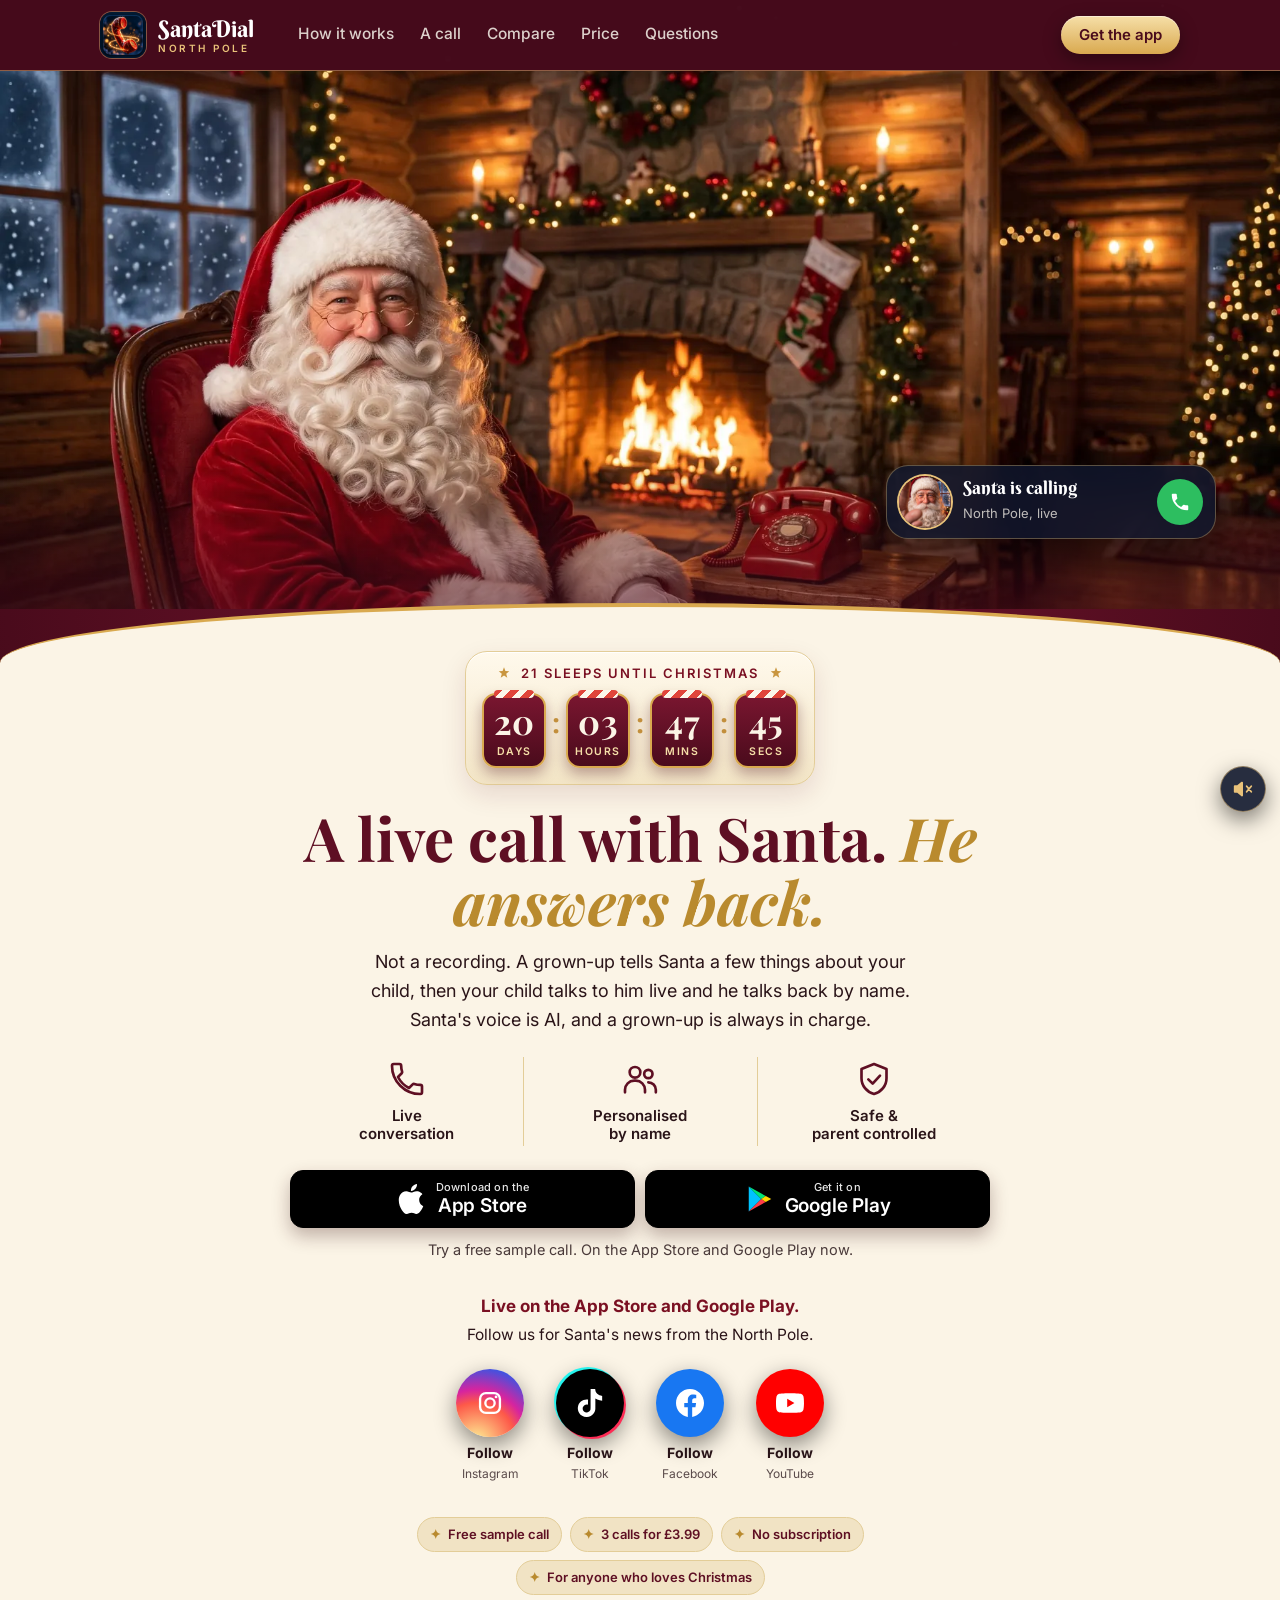
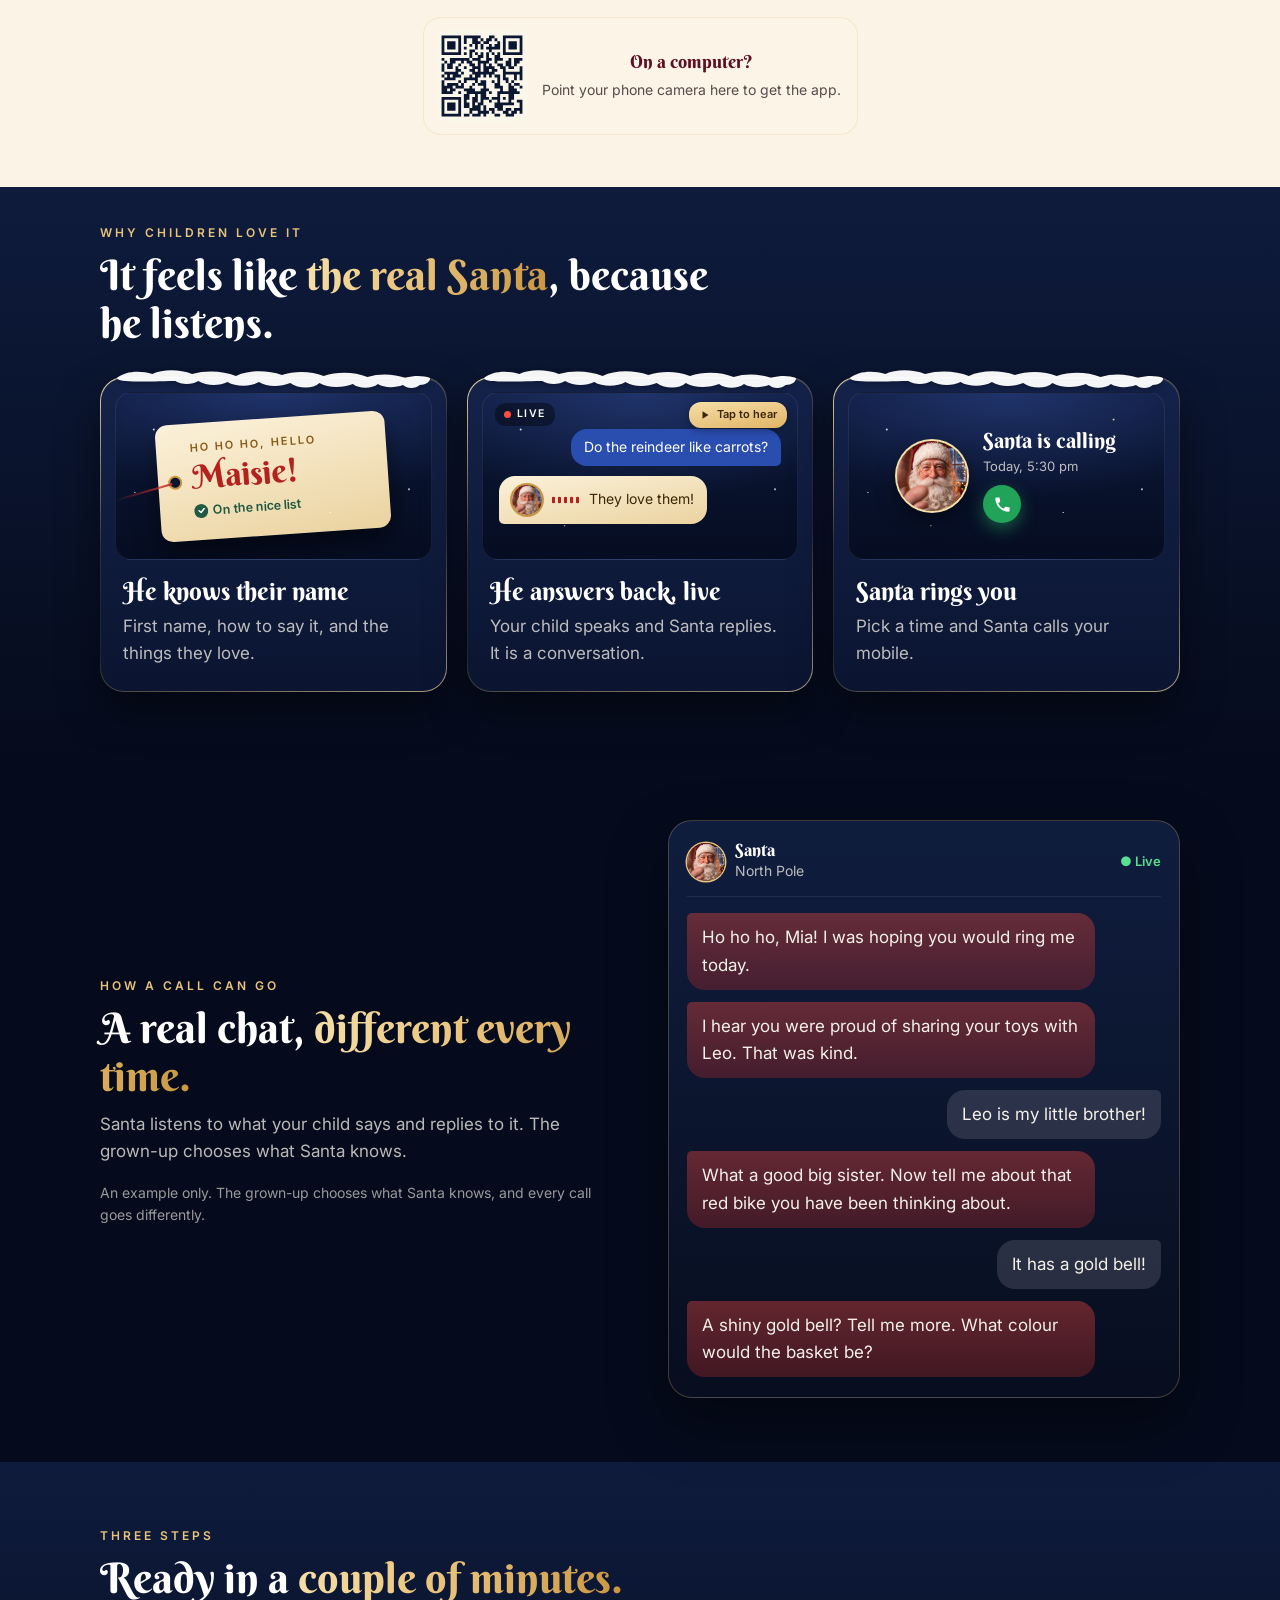
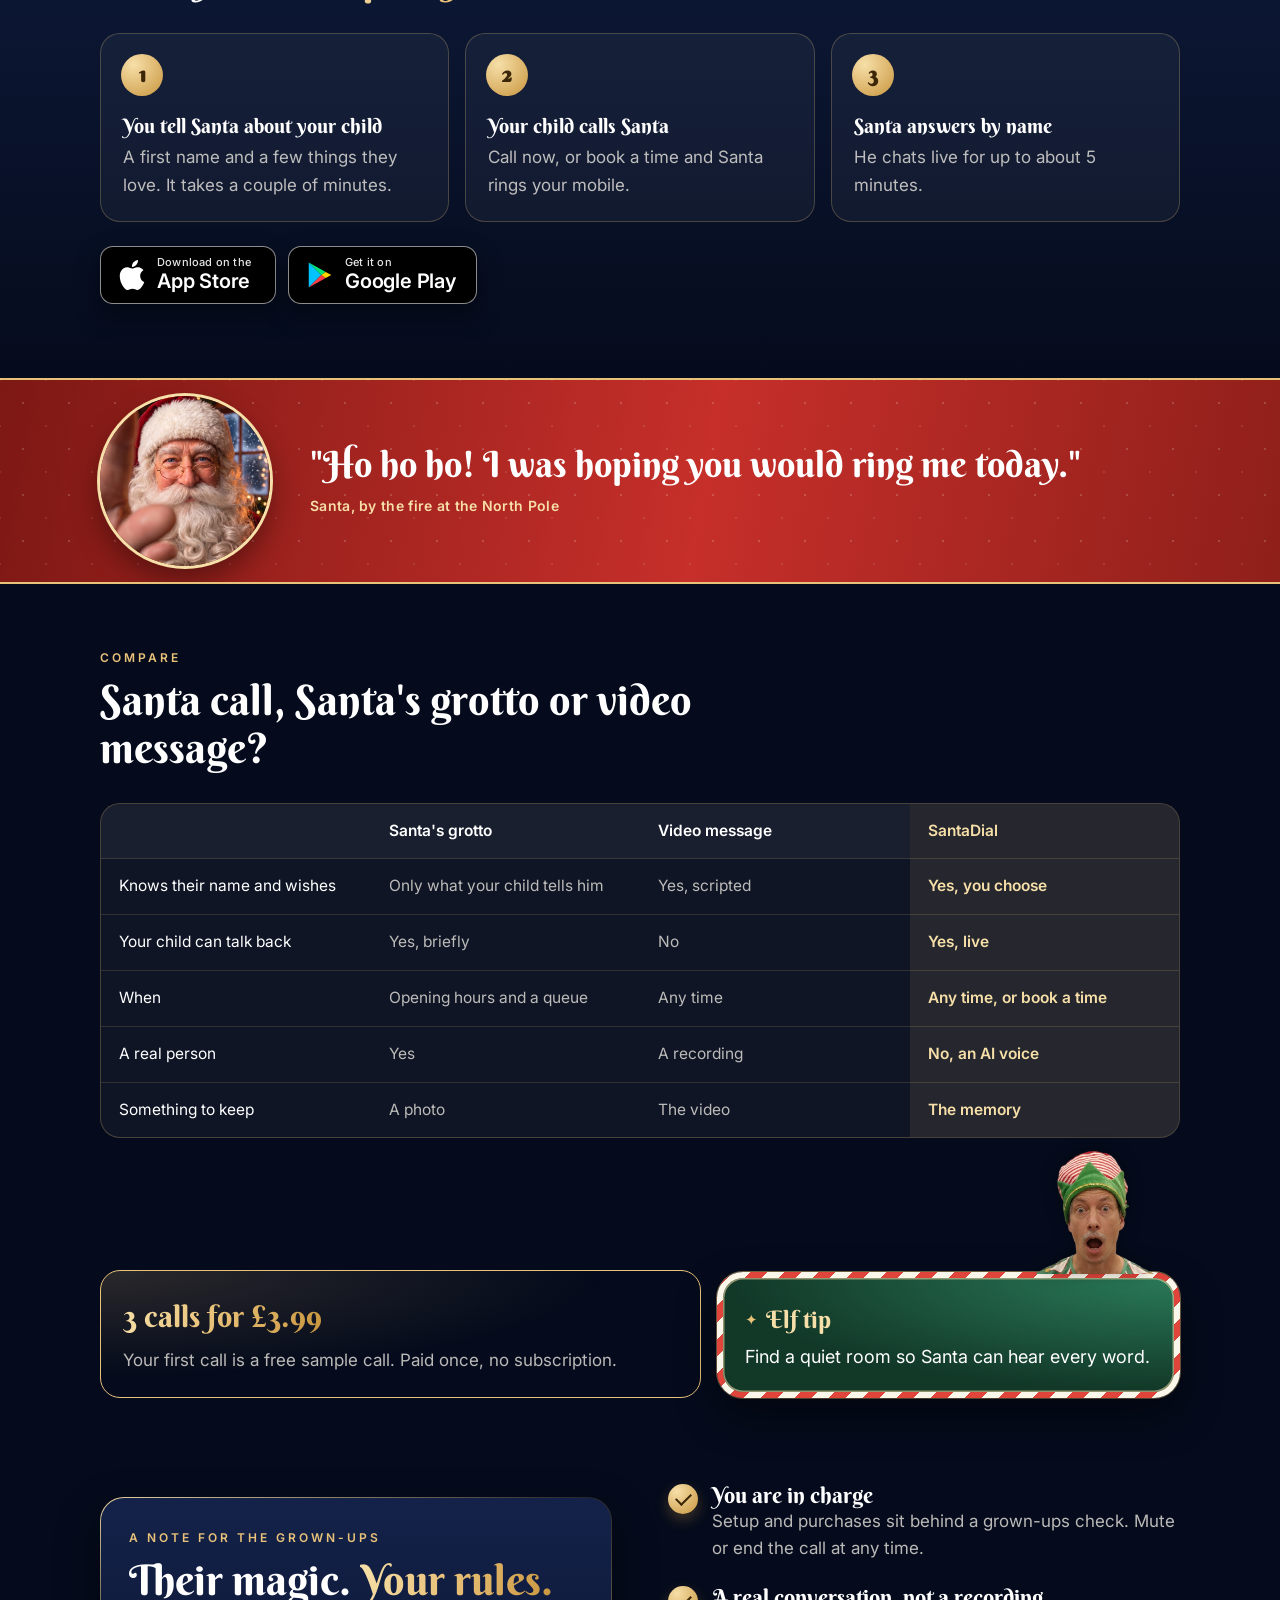
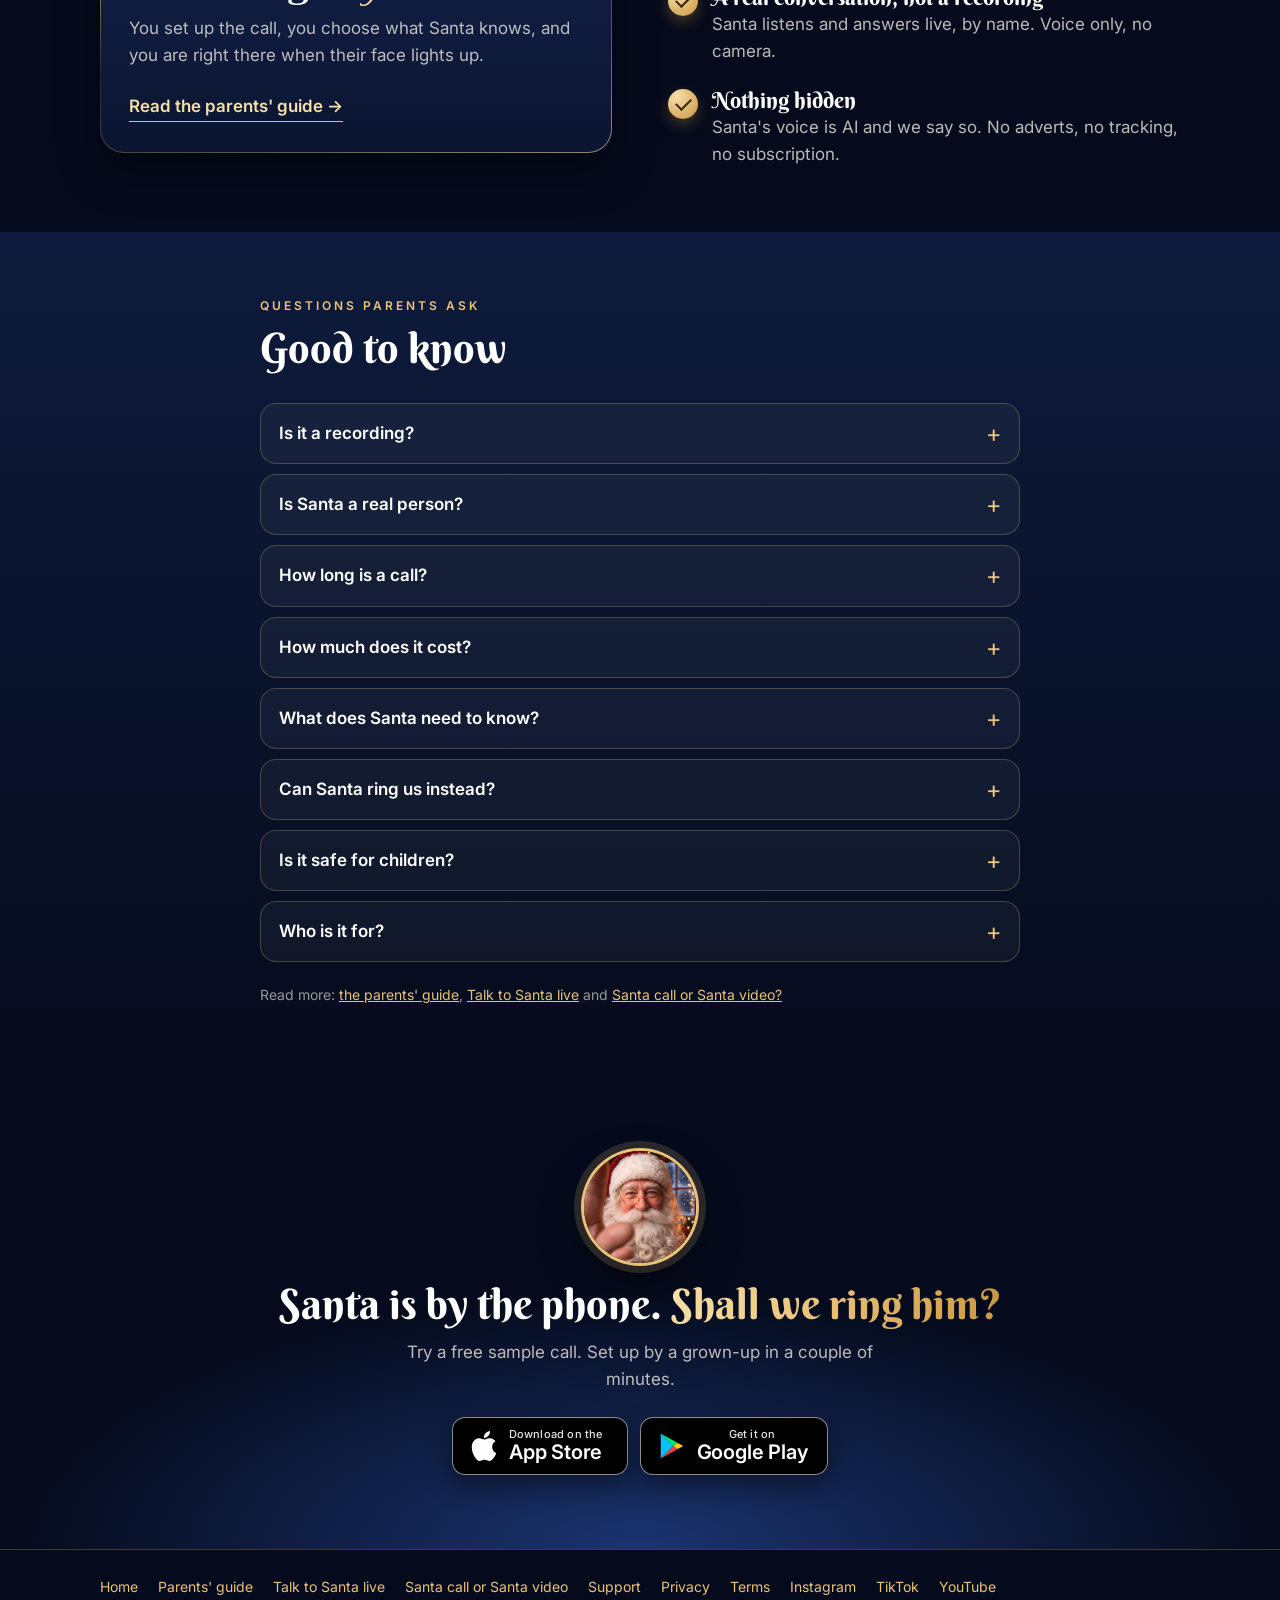
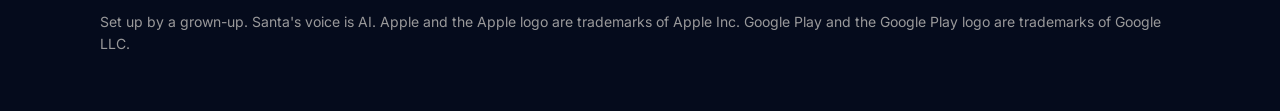
<file: index.html>
<!doctype html>
<html lang="en-GB">
<head>
<meta charset="utf-8">
<meta name="viewport" content="width=device-width, initial-scale=1, viewport-fit=cover">
<title>SantaDial: a live call with Santa, not a recording</title>
<meta name="description" content="A live phone call with Santa who answers back by name. A grown-up sets it up and your child talks to him live. Try a free sample call.">
<meta property="og:title" content="SantaDial: a live call with Santa, not a recording">
<meta property="og:description" content="A live phone call with Santa who answers back by name. A grown-up sets it up and your child talks to him live. Try a free sample call.">
<meta property="og:image" content="https://santadial.app/img/og.jpg">
<meta property="og:url" content="https://santadial.app/">
<meta name="twitter:card" content="summary_large_image">
<meta name="theme-color" content="#4A0B1C">
<link rel="canonical" href="https://santadial.app/">
<link rel="icon" href="img/logo-256.jpg">
<link rel="apple-touch-icon" href="img/logo-256.jpg">
<link rel="preconnect" href="https://fonts.googleapis.com">
<link rel="preconnect" href="https://fonts.gstatic.com" crossorigin>
<link href="https://fonts.googleapis.com/css2?family=Berkshire+Swash&family=Playfair+Display:ital,wght@0,700;1,700&family=Inter:wght@400;500;600&display=swap" rel="stylesheet">
<style>
:root{--night:#050B1C;--navy:#0B1630;--navy2:#111F42;--gold:#E9C27A;--gold2:#F6DFA8;--red:#C62F2A;--red2:#E0453B;--green:#1F5B43;--text:#F5F1E8;--muted:rgba(245,241,232,.76);--line:rgba(233,194,122,.26);--card:rgba(255,255,255,.045)}
*{box-sizing:border-box}
html{scroll-behavior:smooth}
body{margin:0;background:var(--night);color:var(--text);font:17px/1.6 Inter,-apple-system,BlinkMacSystemFont,"Segoe UI",sans-serif;-webkit-font-smoothing:antialiased;overflow-x:hidden}
img{max-width:100%;display:block}
a{color:var(--gold)}
h1,h2,h3{font-family:'Berkshire Swash',Georgia,serif;font-weight:400;color:#fff;line-height:1.14;margin:0}
p{margin:0 0 16px;color:var(--muted)}
.wrap{max-width:1120px;margin:0 auto;padding:0 20px}
.gold{background:linear-gradient(100deg,#F6DFA8 0%,#E9C27A 45%,#C9963F 100%);-webkit-background-clip:text;background-clip:text;color:transparent}
.eyebrow{font-size:12px;letter-spacing:3px;color:var(--gold);font-weight:600;text-transform:uppercase}

/* top bar */
.top{position:sticky;top:0;z-index:20;backdrop-filter:blur(14px);-webkit-backdrop-filter:blur(14px);background:rgba(5,11,28,.72);border-bottom:1px solid rgba(233,194,122,.16)}
.top .wrap{display:flex;align-items:center;justify-content:space-between;height:70px;gap:16px}
.links{display:none;gap:26px;margin:0 auto 0 28px}.links a{color:var(--text);text-decoration:none;font-weight:500;font-size:15.5px;opacity:.86;padding:6px 0;border-bottom:2px solid transparent;transition:.2s}.links a:hover{opacity:1;color:var(--gold2);border-color:var(--gold)}
.brand{display:flex;align-items:center;gap:12px;text-decoration:none;font-family:'Berkshire Swash',Georgia,serif;font-size:23px;color:#fff}
.brand small{display:block;font:600 10px/1 Inter,sans-serif;letter-spacing:2.5px;color:var(--gold);text-transform:uppercase;margin-top:3px}
.brand span{line-height:1}
.brand img{width:46px;height:46px;border-radius:12px;box-shadow:0 0 0 1px rgba(233,194,122,.4)}
.pill{display:inline-flex;align-items:center;height:38px;padding:0 18px;border-radius:19px;background:linear-gradient(180deg,var(--red2),var(--red));color:#fff;font-weight:600;font-size:15px;text-decoration:none;box-shadow:0 6px 18px rgba(198,47,42,.4),inset 0 1px 0 rgba(255,255,255,.25)}
.lights{height:18px;margin-bottom:-18px;position:relative;z-index:19;pointer-events:none;border-top:1px solid rgba(233,194,122,.25);
 background:radial-gradient(circle at 12px 7px,#FFD98A 0 3.5px,rgba(255,217,138,.35) 4px 8px,transparent 9px) 0 0/96px 18px repeat-x,
 radial-gradient(circle at 36px 9px,#FF6B5E 0 3.5px,rgba(255,107,94,.3) 4px 8px,transparent 9px) 0 0/96px 18px repeat-x,
 radial-gradient(circle at 60px 7px,#8FE3B0 0 3.5px,rgba(143,227,176,.3) 4px 8px,transparent 9px) 0 0/96px 18px repeat-x,
 radial-gradient(circle at 84px 9px,#FFF4D6 0 3.5px,rgba(255,244,214,.35) 4px 8px,transparent 9px) 0 0/96px 18px repeat-x;
 animation:twinkle 3.2s ease-in-out infinite}
@keyframes twinkle{0%,100%{opacity:1;filter:brightness(1.1)}50%{opacity:.62;filter:brightness(.85)}}

/* hero */
.hero{position:relative;padding:54px 0 0;overflow:hidden;background:radial-gradient(ellipse 90% 60% at 50% 0%,#17306a 0%,rgba(11,22,48,0) 70%)}
.aurora{position:absolute;inset:-10% -20% auto;height:70%;pointer-events:none;filter:blur(60px);opacity:.55;
 background:radial-gradient(ellipse 40% 50% at 22% 30%,rgba(64,224,170,.55),transparent 70%),radial-gradient(ellipse 35% 45% at 62% 18%,rgba(90,150,255,.5),transparent 70%),radial-gradient(ellipse 30% 40% at 86% 40%,rgba(170,110,255,.38),transparent 70%);
 animation:drift 16s ease-in-out infinite alternate}
@keyframes drift{from{transform:translate3d(-3%,0,0) scale(1)}to{transform:translate3d(4%,3%,0) scale(1.12)}}
.hero .wrap{position:relative;display:grid;gap:36px;align-items:center}
.chip{display:inline-flex;align-items:center;gap:8px;padding:6px 14px;border-radius:999px;border:1px solid var(--line);background:rgba(233,194,122,.08);font-size:13px;font-weight:600;color:var(--gold2);margin-bottom:18px}
.chip i{width:8px;height:8px;border-radius:50%;background:#59E08F;box-shadow:0 0 0 0 rgba(89,224,143,.7);animation:ping 1.8s infinite}
@keyframes ping{to{box-shadow:0 0 0 10px rgba(89,224,143,0)}}
h1{font-size:clamp(36px,6.2vw,66px);letter-spacing:0;margin-bottom:16px}
.lede{font-size:18px;max-width:540px}
.stores{display:flex;flex-wrap:wrap;gap:12px;margin:24px 0 10px}
.store{display:inline-flex;align-items:center;gap:10px;height:58px;padding:0 20px 0 16px;min-width:176px;border-radius:13px;background:#000;border:1px solid rgba(255,255,255,.55);color:#fff;text-decoration:none;font-size:20px;font-weight:600;line-height:1.05;letter-spacing:-.2px;transition:transform .18s ease,box-shadow .18s ease,border-color .18s ease;box-shadow:0 10px 26px rgba(0,0,0,.45)}
.store svg{width:30px;height:30px;flex:none}
.store small{display:block;font-size:11px;font-weight:500;letter-spacing:.2px;opacity:.9;margin-bottom:2px}
.store:hover,.store:focus-visible{transform:translateY(-2px);border-color:var(--gold);box-shadow:0 14px 34px rgba(0,0,0,.55),0 0 0 4px rgba(233,194,122,.22)}
.js-hero .store{border-color:var(--gold);animation:pulse 2.2s ease-out infinite}.js-hero .store+.store{animation-delay:1.1s}
@keyframes pulse{0%{box-shadow:0 10px 26px rgba(0,0,0,.45),0 0 0 0 rgba(233,194,122,.75)}60%,100%{box-shadow:0 10px 26px rgba(0,0,0,.45),0 0 0 16px rgba(233,194,122,0)}}
.store.mine{border-color:var(--gold);box-shadow:0 10px 26px rgba(0,0,0,.45),0 0 0 3px rgba(233,194,122,.28)}
.fine{font-size:14px;color:rgba(245,241,232,.62)}
.facts{list-style:none;padding:0;margin:20px 0 0;display:flex;flex-wrap:wrap;gap:8px}
.facts li{padding:6px 12px;border-radius:999px;background:rgba(255,255,255,.06);border:1px solid rgba(255,255,255,.1);color:var(--gold2);font-size:13px;font-weight:600}
.facts li::before{content:"\2726";margin-right:7px;color:var(--gold)}

/* phones */
.stage{position:relative;height:500px;max-width:420px;width:100%;margin:8px auto 0}
.phone{position:absolute;width:232px;aspect-ratio:560/1141;border-radius:36px;padding:7px;background:linear-gradient(145deg,#3a3f52,#11131c 40%,#2a2e3d);box-shadow:0 30px 70px rgba(0,0,0,.6),0 0 0 1px rgba(255,255,255,.08)}
.phone img{width:100%;height:100%;object-fit:cover;border-radius:30px}
.phone::after{content:"";position:absolute;top:14px;left:50%;width:64px;height:18px;margin-left:-32px;border-radius:10px;background:#05060a}
.p1{left:50%;margin-left:-60px;top:0;transform:rotate(5deg);z-index:2;animation:float 7s ease-in-out infinite}
.p2{left:50%;margin-left:-190px;top:38px;transform:rotate(-7deg) scale(.9);opacity:.92;animation:float 7s ease-in-out -3.5s infinite}
@keyframes float{50%{translate:0 -10px}}
.ring{position:absolute;z-index:3;left:50%;bottom:26px;transform:translateX(-50%);display:flex;align-items:center;gap:12px;width:min(330px,94%);padding:10px 12px;border-radius:22px;background:rgba(14,22,46,.82);backdrop-filter:blur(16px);-webkit-backdrop-filter:blur(16px);border:1px solid rgba(233,194,122,.35);box-shadow:0 18px 44px rgba(0,0,0,.55);text-decoration:none;color:#fff}
.ring img{width:52px;height:52px;border-radius:50%;object-fit:cover;box-shadow:0 0 0 2px var(--gold)}
.ring b{display:block;font-family:'Berkshire Swash',Georgia,serif;font-weight:500;font-size:18px;line-height:1.2}
.ring span{font-size:13px;color:var(--muted)}
.ring .go{margin-left:auto;width:46px;height:46px;border-radius:50%;background:#2DBE60;display:grid;place-items:center;flex:none;animation:ringing 1.6s infinite}
.ring .go svg{width:22px;height:22px}
@keyframes ringing{0%{box-shadow:0 0 0 0 rgba(45,190,96,.6)}70%,100%{box-shadow:0 0 0 16px rgba(45,190,96,0)}}
.drift{display:block;width:100%;height:90px;margin-top:10px;position:relative}

/* sections */
section{padding:64px 0;scroll-margin-top:70px}#price{scroll-margin-top:90px}
.snowy{background:linear-gradient(180deg,#0E1B3C 0%,var(--night) 100%)}
.head{max-width:640px;margin:0 0 30px}
h2{font-size:clamp(28px,4vw,42px);margin:10px 0 10px}
h3{font-size:21px;margin-bottom:6px}
.cards{display:grid;gap:16px}
.card{border:1px solid var(--line);border-radius:20px;padding:24px 22px 10px;background:linear-gradient(180deg,rgba(255,255,255,.07),rgba(255,255,255,.02));box-shadow:inset 0 1px 0 rgba(255,255,255,.08);transition:transform .25s ease,border-color .25s ease}
.card:hover{transform:translateY(-4px);border-color:rgba(233,194,122,.6)}
.ico{width:46px;height:46px;border-radius:14px;display:grid;place-items:center;margin-bottom:14px;background:radial-gradient(circle at 30% 25%,#F6DFA8,#C9963F);box-shadow:0 8px 20px rgba(201,150,63,.35)}
.ico svg{width:24px;height:24px;stroke:#3b2607;fill:none;stroke-width:1.9;stroke-linecap:round;stroke-linejoin:round}
.why{gap:20px}
.wcard{position:relative;padding:14px 14px 12px;border:1px solid transparent;border-radius:24px;background:linear-gradient(180deg,#14224a,#0b1531) padding-box,linear-gradient(160deg,rgba(246,223,168,.95),rgba(233,194,122,.18) 38%,rgba(233,194,122,.12) 62%,rgba(246,223,168,.7)) border-box;box-shadow:0 18px 44px rgba(0,0,0,.45),inset 0 1px 0 rgba(255,255,255,.08);transition:transform .3s ease,box-shadow .3s ease}
.wcard:hover{transform:translateY(-6px);box-shadow:0 26px 60px rgba(0,0,0,.55),0 0 0 1px rgba(246,223,168,.35),0 0 44px rgba(233,194,122,.18)}
.wcard::before{content:"";position:absolute;left:16px;right:16px;top:-9px;height:20px;pointer-events:none;background:url("data:image/svg+xml,%3Csvg xmlns='http://www.w3.org/2000/svg' viewBox='0 0 300 20' preserveAspectRatio='none'%3E%3Cpath fill='%23fff' d='M0 9C8 2 22 1 34 5c10-5 26-5 38 0 14-4 30-3 42 2 12-6 30-6 44-1 12-4 28-4 40 1 14-5 30-4 42 1 12-4 26-3 36 1 10-3 18-2 24 0 0 4-4 7-10 7-4 4-12 4-16 0-8 3-18 3-24-1-6 5-18 5-24 0-10 4-24 4-32-1-6 6-20 6-28 0-10 4-22 4-30-1-8 5-22 5-30 0-8 4-20 4-28-1-6 4-16 4-22 0C10 13 2 13 0 9z'/%3E%3C/svg%3E") center/100% 100% no-repeat;filter:drop-shadow(0 2px 3px rgba(0,0,0,.3));opacity:.96}
.wcard h3{font-size:25px;margin:18px 8px 6px}
.wcard p{margin:0 8px 12px;color:var(--muted)}
.viz{position:relative;height:168px;border-radius:16px;overflow:hidden;display:grid;place-items:center;background:radial-gradient(120% 90% at 50% 0,rgba(64,96,190,.38),transparent 70%),linear-gradient(180deg,#0c1838,#060d22);border:1px solid rgba(255,255,255,.07)}
.viz::after{content:"";position:absolute;inset:0;pointer-events:none;background:radial-gradient(1.5px 1.5px at 12% 22%,#fff,transparent),radial-gradient(1.5px 1.5px at 84% 16%,#F6DFA8,transparent),radial-gradient(1px 1px at 68% 72%,#fff,transparent),radial-gradient(1px 1px at 26% 80%,#F6DFA8,transparent),radial-gradient(1.5px 1.5px at 93% 58%,#fff,transparent),radial-gradient(1px 1px at 6% 60%,#fff,transparent);animation:twk 3.2s ease-in-out infinite alternate}
@keyframes twk{from{opacity:.35}to{opacity:1}}
/* 1: gift tag with the child's name */
.tag{position:relative;width:min(78%,230px);padding:16px 18px 14px 34px;border-radius:12px;background:linear-gradient(170deg,#FBF1DA,#EBD3A0);color:#3b2607;transform:rotate(-4deg);box-shadow:0 14px 26px rgba(0,0,0,.5);animation:sway 5s ease-in-out infinite}
.tag::before{content:"";position:absolute;left:12px;top:50%;width:10px;height:10px;margin-top:-5px;border-radius:50%;background:#0a1430;box-shadow:0 0 0 2px #C9963F}
.tag::after{content:"";position:absolute;right:100%;top:50%;width:60px;height:2px;margin-right:-14px;background:linear-gradient(90deg,transparent,#C62F2A);transform:rotate(-12deg);transform-origin:right}
.tag small{display:block;font-size:11px;letter-spacing:2px;text-transform:uppercase;font-weight:600;color:#8a5a14}
.tag .names{position:relative;display:block;height:40px;font-family:'Berkshire Swash',Georgia,serif;font-size:33px;line-height:40px;color:#B3221E}
.tag .names i{position:absolute;left:0;top:0;font-style:normal;opacity:0;animation:nm 10s infinite}
.tag .names i:first-child{opacity:1}
.tag .names i:nth-child(2){animation-delay:2.5s}.tag .names i:nth-child(3){animation-delay:5s}.tag .names i:nth-child(4){animation-delay:7.5s}
.tag em{display:inline-flex;align-items:center;gap:5px;margin-top:4px;font-style:normal;font-size:12.5px;font-weight:600;color:#1F5B43}
.tag em::before{content:"";width:14px;height:14px;border-radius:50%;background:#1F5B43 url("data:image/svg+xml,%3Csvg xmlns='http://www.w3.org/2000/svg' viewBox='0 0 24 24' fill='none' stroke='%23fff' stroke-width='4' stroke-linecap='round' stroke-linejoin='round'%3E%3Cpath d='m5 12 5 5 9-10'/%3E%3C/svg%3E") center/9px no-repeat}
@keyframes nm{0%{opacity:0;transform:translateY(8px)}4%,22%{opacity:1;transform:none}26%,100%{opacity:0;transform:translateY(-8px)}}
@keyframes sway{0%,100%{transform:rotate(-4deg)}50%{transform:rotate(-1.5deg)}}
/* 2: a live back and forth */
.talk{width:100%;padding:0 16px;display:grid;gap:10px}
.talk .b{max-width:82%;padding:9px 13px;border-radius:16px;font-size:14px;line-height:1.35}
.talk .kid{justify-self:end;background:#2A4DB0;color:#fff;border-bottom-right-radius:5px;animation:pop 9s infinite}
.talk .san{justify-self:start;display:flex;align-items:center;gap:10px;background:linear-gradient(170deg,#FBF1DA,#EBD3A0);color:#3b2607;border-bottom-left-radius:5px;animation:pop 9s infinite;animation-delay:1.6s}
.talk .san img{width:30px;height:30px;border-radius:50%;flex:none;box-shadow:0 0 0 2px #C9963F}
.wave{display:flex;align-items:center;gap:3px;height:22px;flex:none}
.wave i{width:3px;height:100%;border-radius:2px;background:#B3221E;transform:scaleY(.3);animation:wv 1s ease-in-out infinite}
.wave i:nth-child(2){animation-delay:.15s}.wave i:nth-child(3){animation-delay:.3s}.wave i:nth-child(4){animation-delay:.45s}.wave i:nth-child(5){animation-delay:.6s}
.live{position:absolute;left:12px;top:10px;z-index:1;display:inline-flex;align-items:center;gap:6px;padding:3px 9px;border-radius:10px;background:rgba(0,0,0,.4);font-size:10.5px;font-weight:600;letter-spacing:1.5px;color:#fff}
.live::before{content:"";width:7px;height:7px;border-radius:50%;background:#ff4d43;animation:blink 1.4s ease-in-out infinite}
@keyframes wv{0%,100%{transform:scaleY(.3)}50%{transform:scaleY(1)}}
.wcard#demo{cursor:pointer}
.hearbtn{position:absolute;right:10px;top:9px;z-index:2;display:inline-flex;align-items:center;gap:6px;padding:4px 10px;border-radius:12px;background:linear-gradient(170deg,#F6DFA8,#E0B466);color:#3b2607;font-size:11px;box-shadow:0 2px 8px rgba(0,0,0,.35);animation:nudge 2.4s ease-in-out infinite}
.hearbtn b{font-weight:600}
#demo.playing .hearbtn{animation:none}
#demo.playing .hearbtn svg{display:none}
#demo.playing .hearbtn b{font-size:0}
#demo.playing .hearbtn b::after{content:"Tap to stop";font-size:11px}
#demo.playing .talk .b{animation:none;opacity:0;transform:translateY(10px) scale(.96);transition:opacity .3s,transform .3s}
#demo.playing.k1 .kid,#demo.playing.k2 .san{opacity:1;transform:none}
@keyframes nudge{0%,100%{transform:scale(1)}50%{transform:scale(1.07)}}
@keyframes pop{0%{opacity:0;transform:translateY(10px) scale(.96)}6%,90%{opacity:1;transform:none}96%,100%{opacity:0}}
@keyframes blink{50%{opacity:.25}}
/* 3: Santa ringing your phone */
.rings{display:flex;align-items:center;gap:16px;padding:0 16px}
.rings .av{position:relative;width:70px;height:70px;flex:none}
.rings .av img{position:relative;z-index:1;width:70px;height:70px;border-radius:50%;object-fit:cover;box-shadow:0 0 0 2px #F6DFA8,0 8px 20px rgba(0,0,0,.5)}
.rings .av::before,.rings .av::after{content:"";position:absolute;inset:0;border-radius:50%;border:2px solid rgba(246,223,168,.8);animation:rg 2.2s ease-out infinite}
.rings .av::after{animation-delay:1.1s}
.rings b{display:block;font-family:'Berkshire Swash',Georgia,serif;font-weight:400;font-size:21px;color:#fff;line-height:1.15}
.rings span{display:block;font-size:13px;color:var(--muted);margin-top:2px}
.rings .ans{display:inline-grid;place-items:center;width:38px;height:38px;margin-top:9px;border-radius:50%;background:#22A35A;box-shadow:0 6px 16px rgba(34,163,90,.5);animation:jig 2.2s ease-in-out infinite}
.rings .ans svg{width:19px;height:19px;fill:#fff}
@keyframes rg{from{transform:scale(1);opacity:.9}to{transform:scale(1.85);opacity:0}}
@keyframes jig{0%,60%,100%{transform:rotate(0)}66%{transform:rotate(-14deg)}72%{transform:rotate(12deg)}78%{transform:rotate(-9deg)}84%{transform:rotate(6deg)}90%{transform:rotate(0)}}
.two{display:grid;gap:36px;align-items:center}
.chat{border:1px solid var(--line);border-radius:24px;padding:20px 18px 8px;background:linear-gradient(180deg,rgba(17,31,66,.9),rgba(8,14,32,.9));box-shadow:0 24px 60px rgba(0,0,0,.4)}
.chat .who{display:flex;align-items:center;gap:10px;padding-bottom:14px;margin-bottom:16px;border-bottom:1px solid rgba(255,255,255,.08);font-size:14px;color:var(--muted)}
.chat .who img{width:38px;height:38px;border-radius:50%;object-fit:cover;box-shadow:0 0 0 1.5px var(--gold)}
.chat .who b{display:block;color:#fff;font-family:'Berkshire Swash',Georgia,serif;font-weight:500;font-size:17px;line-height:1.1}
.chat .who em{margin-left:auto;font-style:normal;color:#59E08F;font-weight:600;font-size:13px}
.chat p{margin:0 0 12px;padding:11px 15px;border-radius:18px;max-width:86%;color:var(--text);width:fit-content}
.chat .s{background:linear-gradient(180deg,rgba(224,69,59,.42),rgba(198,47,42,.3));border-top-left-radius:5px}
.chat .k{background:rgba(255,255,255,.13);margin-left:auto;border-top-right-radius:5px}
.steps{counter-reset:s;list-style:none;padding:0;margin:0;display:grid;gap:16px}
.steps li{counter-increment:s;position:relative;padding:22px 22px 22px 78px;border:1px solid var(--line);border-radius:20px;background:var(--card);color:var(--muted)}
.steps li::before{content:counter(s);position:absolute;left:20px;top:20px;width:42px;height:42px;border-radius:50%;background:radial-gradient(circle at 30% 25%,#F6DFA8,#C9963F);color:#3b2607;text-align:center;line-height:42px;font-family:'Berkshire Swash',Georgia,serif;font-size:21px;font-weight:600}
.steps b{color:#fff;display:block;font-family:'Berkshire Swash',Georgia,serif;font-weight:500;font-size:20px;margin-bottom:2px}
.band{position:relative;background:linear-gradient(100deg,#7d1814 0%,#C62F2A 55%,#8f1f1a 100%);border-top:2px solid var(--gold);border-bottom:2px solid var(--gold);overflow:hidden}
.band::before{content:"";position:absolute;inset:0;background:radial-gradient(circle,rgba(255,255,255,.5) 1.2px,transparent 1.6px) 0 0/46px 46px,radial-gradient(circle,rgba(255,255,255,.3) 1px,transparent 1.4px) 23px 23px/46px 46px;opacity:.35}
.band .wrap{position:relative;display:flex;align-items:center;gap:22px;padding-top:26px;padding-bottom:26px}
.band img{width:112px;height:112px;border-radius:50%;object-fit:cover;flex:none;box-shadow:0 0 0 3px var(--gold2),0 14px 30px rgba(0,0,0,.4)}
.band blockquote{margin:0}.band blockquote p{font-family:'Berkshire Swash',Georgia,serif;font-size:clamp(22px,3.4vw,36px);line-height:1.2;color:#fff;margin:0 0 6px}
.band cite{font-style:normal;font-size:14px;font-weight:600;letter-spacing:.3px;color:var(--gold2)}
.tablebox{border:1px solid var(--line);border-radius:20px;overflow:hidden;background:var(--card)}
table{width:100%;border-collapse:collapse;font-size:14px;table-layout:fixed}
th,td{padding:13px 10px;border-bottom:1px solid rgba(233,194,122,.16);text-align:left;vertical-align:top;word-wrap:break-word;color:var(--muted)}
tr:last-child td{border-bottom:0}
th{color:#fff;font-weight:600;background:rgba(255,255,255,.04);font-size:13px;word-wrap:normal;padding-left:6px;padding-right:6px}
th.us,td.us{color:var(--gold2);background:rgba(233,194,122,.1);font-weight:600}
td:first-child{color:#fff;width:27%}
.offer{display:grid;gap:16px;margin-top:22px;align-items:end}
.price{border:1.5px solid var(--gold);border-radius:20px;padding:22px;background:radial-gradient(ellipse at 0% 0%,rgba(233,194,122,.16),transparent 60%)}
.price b{font-family:'Berkshire Swash',Georgia,serif;font-size:30px;font-weight:500}
.price p{margin:6px 0 0}
.elf{position:relative;margin-top:112px;padding:6px;border-radius:26px;background:repeating-linear-gradient(135deg,#E0453B 0 12px,#FBF6EA 12px 24px);box-shadow:0 18px 40px rgba(0,0,0,.45),0 0 0 1px rgba(233,194,122,.5)}
.elf .in{height:100%;border-radius:20px;padding:22px 22px 20px;background:radial-gradient(ellipse at 100% 0%,#2a7a59 0%,#123828 70%);box-shadow:inset 0 0 0 1.5px rgba(246,223,168,.55)}
.elf img{position:absolute;right:26px;bottom:calc(100% - 2px);width:118px;height:auto;z-index:0;filter:drop-shadow(0 -2px 8px rgba(0,0,0,.35));transform-origin:50% 100%;animation:peek 4.5s ease-in-out infinite}
@keyframes peek{0%,70%,100%{transform:translateY(0) rotate(0)}78%{transform:translateY(-6px) rotate(-3deg)}86%{transform:translateY(-3px) rotate(2deg)}}
.elf span{display:block;font-family:'Berkshire Swash',Georgia,serif;font-size:24px;color:var(--gold2);margin-bottom:4px}
.elf span::before{content:"\2726";font-size:15px;margin-right:8px;vertical-align:3px;color:var(--gold)}
.elf p{margin:0;color:#fff;font-size:18px}
details{border:1px solid var(--line);border-radius:16px;padding:0 18px;margin-bottom:10px;background:var(--card);transition:border-color .2s}
details[open]{border-color:rgba(233,194,122,.6)}
summary{cursor:pointer;color:#fff;font-weight:600;padding:16px 28px 16px 0;list-style:none;position:relative}
summary::-webkit-details-marker{display:none}
summary::after{content:"+";position:absolute;right:0;top:11px;font-size:24px;font-weight:400;color:var(--gold);transition:transform .2s}
details[open] summary::after{transform:rotate(45deg)}
details p{margin:0 0 16px}
.final{text-align:center;position:relative;overflow:hidden;background:radial-gradient(ellipse 70% 80% at 50% 100%,#1b3470 0%,var(--night) 70%)}
.final .santa{width:112px;height:112px;border-radius:50%;object-fit:cover;margin:0 auto 18px;box-shadow:0 0 0 3px var(--gold),0 0 0 10px rgba(233,194,122,.16),0 20px 40px rgba(0,0,0,.5)}
.final .stores{justify-content:center}
.final p{max-width:520px;margin-left:auto;margin-right:auto}
.qr{display:none;align-items:center;gap:14px;margin-top:22px;padding:12px 16px 12px 12px;border:1px solid var(--line);border-radius:18px;background:var(--card);width:fit-content}
.qr img{width:92px;height:92px;border-radius:10px}
.qr b{display:block;color:#fff;font-family:'Berkshire Swash',Georgia,serif;font-weight:500;font-size:18px}
.qr span{font-size:14px;color:var(--muted)}
footer{border-top:1px solid var(--line);padding:26px 0 110px;font-size:14px}
footer nav{display:flex;flex-wrap:wrap;gap:8px 20px;margin-bottom:12px}
footer a{text-decoration:none}footer a:hover{text-decoration:underline}

/* sticky mobile download bar */
.dock{position:fixed;left:10px;right:10px;bottom:calc(10px + env(safe-area-inset-bottom));z-index:30;display:flex;align-items:center;gap:10px;padding:9px 10px 9px 12px;border-radius:20px;background:rgba(10,18,40,.9);backdrop-filter:blur(16px);-webkit-backdrop-filter:blur(16px);border:1px solid rgba(233,194,122,.4);box-shadow:0 16px 40px rgba(0,0,0,.6);transform:translateY(140%);transition:transform .35s cubic-bezier(.2,.8,.2,1)}
.dock.on{transform:none}
.gu{border:1px solid transparent;border-radius:24px;padding:30px 28px;background:linear-gradient(180deg,#14224a,#0b1531) padding-box,linear-gradient(160deg,rgba(246,223,168,.95),rgba(233,194,122,.15) 40%,rgba(246,223,168,.6)) border-box;box-shadow:0 18px 44px rgba(0,0,0,.45)}
.gul{display:inline-block;margin-top:8px;color:var(--gold2);font-weight:600;text-decoration:none;border-bottom:1.5px solid var(--gold)}
.gul:hover span{display:inline-block;transform:translateX(4px)}.gul span{transition:transform .2s ease;display:inline-block}
.gup{list-style:none;margin:0;padding:0;display:grid;gap:22px}
.gup li{position:relative;padding-left:44px}
.gup li::before{content:"";position:absolute;left:0;top:2px;width:30px;height:30px;border-radius:50%;background:radial-gradient(circle at 30% 25%,#F6DFA8,#C9963F) ;box-shadow:0 6px 14px rgba(201,150,63,.3)}
.gup li::after{content:"";position:absolute;left:8px;top:11px;width:13px;height:7px;border-left:2.5px solid #3b2607;border-bottom:2.5px solid #3b2607;transform:rotate(-45deg)}
.gup b{display:block;font-family:'Berkshire Swash',Georgia,serif;font-weight:400;font-size:22px;color:#fff;line-height:1.2}
.gup span{color:var(--muted)}
.snd{position:fixed;right:14px;bottom:calc(14px + env(safe-area-inset-bottom));z-index:31;width:46px;height:46px;border-radius:50%;border:1px solid rgba(233,194,122,.5);background:rgba(10,18,40,.88);backdrop-filter:blur(12px);-webkit-backdrop-filter:blur(12px);color:var(--gold);cursor:pointer;display:grid;place-items:center;box-shadow:0 8px 22px rgba(0,0,0,.5);transition:bottom .35s ease;padding:0}
.snd svg{width:22px;height:22px}
.snd .off{display:none}.snd.muted .on{display:none}.snd.muted .off{display:block}
.dock.on~.snd{bottom:calc(88px + env(safe-area-inset-bottom))}
.snd:focus-visible{outline:2px solid var(--gold2);outline-offset:3px}
.dock img{width:40px;height:40px;border-radius:10px}
.dock b{display:block;font-size:15px;color:#fff;line-height:1.2}
.dock span{font-size:12.5px;color:var(--muted)}
.dock .store{margin-left:auto;height:44px;min-width:0;padding:0 13px 0 10px;font-size:15px;border-radius:11px;box-shadow:none}
.dock .store svg{width:22px;height:22px}
.dock .store small{font-size:9px;margin-bottom:1px}
.dock .store.hide{display:none}

.rv{opacity:0;transform:translateY(22px);transition:opacity .7s ease,transform .7s ease}
.rv.in{opacity:1;transform:none}
:focus-visible{outline:2px solid var(--gold);outline-offset:3px}

/* follow us (shown until both stores are live) */
.follow{margin-top:22px}
.follow p.ask{font-size:15.5px;color:var(--text);margin:0 0 12px}.follow p.ask b{color:var(--gold2)}
.fbtns{display:flex;gap:12px;flex-wrap:wrap}
.fbtn{display:flex;flex-direction:column;align-items:center;gap:3px;text-decoration:none;color:#fff;width:86px;transition:transform .2s}
.fbtn i{display:flex;align-items:center;justify-content:center;width:60px;height:60px;border-radius:50%;position:relative;animation:wiggle 3.6s ease-in-out infinite;box-shadow:0 8px 22px rgba(0,0,0,.45)}
.fbtn i::after{content:"";position:absolute;inset:-4px;border-radius:50%;border:2px solid var(--gold);opacity:0;animation:ring 2.4s ease-out infinite}
.fbtn+.fbtn i,.fbtn+.fbtn i::after{animation-delay:.5s}.fbtn+.fbtn+.fbtn i,.fbtn+.fbtn+.fbtn i::after{animation-delay:1s}
.fbtn svg{width:28px;height:28px}
.fbtn b{font-size:14px;line-height:1.1;margin-top:5px}.fbtn small{font-size:12px;color:var(--muted)}
.fbtn:hover,.fbtn:focus-visible{transform:translateY(-3px) scale(1.06)}
.fbtn.ig i{background:radial-gradient(circle at 30% 107%,#fdf497 0,#fd5949 45%,#d6249f 60%,#285AEB 90%)}
.fbtn.tt i{background:#000;box-shadow:-2px -2px 0 #25F4EE,2px 2px 0 #FE2C55,0 8px 22px rgba(0,0,0,.45)}
.fbtn.fb i{background:#1877F2}
@keyframes wiggle{0%,86%,100%{transform:rotate(0)}89%{transform:rotate(-9deg) scale(1.08)}92%{transform:rotate(8deg) scale(1.08)}95%{transform:rotate(-4deg)}}
@keyframes ring{0%{transform:scale(.9);opacity:.7}70%,100%{transform:scale(1.35);opacity:0}}
.followband{text-align:center;padding:54px 0}
.followband h2{font-size:clamp(28px,5vw,40px);margin-bottom:10px}
.followband .fbtns{justify-content:center;gap:12px;margin-top:22px;flex-wrap:nowrap}
.followband .fbtn{width:100px}.followband .fbtn i{width:76px;height:76px}.followband .fbtn svg{width:36px;height:36px}
.followband .fbtn b{font-size:16px}
.dfollow{display:none;margin-left:auto;gap:8px}
.dfollow a{display:flex;align-items:center;justify-content:center;width:42px;height:42px;border-radius:50%}
.dfollow svg{width:22px;height:22px}
.dfollow .ig{background:radial-gradient(circle at 30% 107%,#fdf497 0,#fd5949 45%,#d6249f 60%,#285AEB 90%)}.dfollow .tt{background:#000;box-shadow:-1px -1px 0 #25F4EE,1px 1px 0 #FE2C55}.dfollow .fb{background:#1877F2}
.dock>div:nth-of-type(1){min-width:0}.fbtn.yt i{background:#FF0000}.dfollow .yt{background:#FF0000}
.fbtn{width:76px}.fbtns{gap:8px}.followband .fbtn{width:80px}.followband .fbtns{gap:8px}.followband .fbtn i{width:68px;height:68px}.followband .fbtn svg{width:32px;height:32px}.followband .fbtn b{font-size:15px}
.dfollow{gap:6px}.dfollow a{width:34px;height:34px}.dfollow svg{width:18px;height:18px}
@media(min-width:520px){.fbtn{width:86px}.fbtns{gap:12px}.followband .fbtn{width:110px}.followband .fbtns{gap:22px}.followband .fbtn i{width:76px;height:76px}.followband .fbtn svg{width:36px;height:36px}.followband .fbtn b{font-size:16px}.dfollow a{width:42px;height:42px}.dfollow svg{width:22px;height:22px}}
.prelaunch .dock .store{display:none}.prelaunch .dock .dfollow{display:flex}
@media(min-width:720px){.band img{width:170px;height:170px;margin:-10px 0}.band .wrap{gap:40px}.cards{grid-template-columns:repeat(3,1fr)}.steps{grid-template-columns:repeat(3,1fr)}.steps li{padding:76px 22px 22px}.offer{grid-template-columns:1.3fr 1fr}table{font-size:15.5px}th,td{padding:15px 18px}th{font-size:15.5px;padding:15px 18px}}
@media(min-width:940px){.links{display:flex}.hero{padding-top:76px}.hero .wrap{grid-template-columns:1.1fr .9fr}.stage{height:560px}.phone{width:262px}.p2{margin-left:-215px}.two{grid-template-columns:1fr 1fr;gap:56px}.qr{display:flex}.dock{display:none}footer{padding-bottom:40px}}
@media(max-width:380px){.store{min-width:0;flex:1;padding:0 12px 0 10px;font-size:17px}.store svg{width:26px;height:26px}}
@media(prefers-reduced-motion:reduce){*{animation:none!important;scroll-behavior:auto}.rv{opacity:1;transform:none;transition:none}}

/* Santa's workshop look: burgundy and gold header, Santa on burgundy, cream panel */
.top{background:rgba(74,11,28,.94);border-bottom:1px solid rgba(233,194,122,.45)}
.pill{background:linear-gradient(180deg,#F6DFA8,#D9A94F);color:#4A0B1C;box-shadow:0 6px 18px rgba(0,0,0,.35),inset 0 1px 0 rgba(255,255,255,.5)}
.lights{border-top:0}
.hero{padding:0;background:radial-gradient(ellipse 80% 70% at 50% 28%,#7a1630 0%,#4A0B1C 62%,#33060f 100%)}
.hero .aurora{display:none}
.hero .wrap{display:flex;flex-direction:column;padding:0;gap:0;max-width:760px}
.hero .stage.art{order:-1;position:relative;height:310px;max-width:none;margin:0;display:flex;justify-content:center;align-items:flex-end;overflow:visible}
.halo{position:absolute;left:50%;top:46%;width:330px;height:330px;margin:-165px 0 0 -165px;border-radius:50%;background:radial-gradient(circle,rgba(246,223,168,.5) 0%,rgba(233,194,122,.18) 45%,transparent 70%)}
.santa-fig{position:relative;width:300px;height:300px;object-fit:contain;filter:drop-shadow(0 14px 28px rgba(0,0,0,.45));margin-bottom:6px}
.stage.art .ring{display:none}
.hero .wrap>div:first-child{position:relative;z-index:2;background:#FBF4E6;color:#2a1418;text-align:center;padding:30px 20px 34px;border-top:4px solid #D9A94F;border-radius:50% 50% 0 0 / 34px 34px 0 0;margin-top:-6px}
.hero h1{font-family:'Playfair Display',Georgia,serif;font-weight:700;color:#5E0F23;font-size:clamp(36px,9.4vw,60px);line-height:1.08;margin-bottom:14px}
.hero h1 .gold{background:none;color:#B98A2E;font-style:italic;-webkit-text-fill-color:#B98A2E}
.hero .lede{color:#2a1418;font-size:18px;margin:0 auto 22px}
.hero .chip{background:#F1E3C4;border-color:#E3CD98;color:#5E0F23}
.hero .chip i{background:#5E0F23;box-shadow:none;animation:none;width:7px;height:7px;border-radius:2px}
.trio{list-style:none;margin:0 0 24px;padding:0;display:grid;grid-template-columns:repeat(3,1fr);font-weight:600;font-size:15px;line-height:1.25;color:#2a1418}
.trio li{padding:2px 6px;border-left:1px solid #E3CD98}.trio li:first-child{border-left:0}
.trio svg{display:block;width:40px;height:40px;margin:0 auto 8px;fill:none;stroke:#5E0F23;stroke-width:1.6;stroke-linecap:round;stroke-linejoin:round}
.trio li:first-child svg{fill:none}
.hero .stores{justify-content:center;flex-wrap:nowrap;gap:10px;margin:0 0 10px}
.hero .store{flex:1 1 0;min-width:0;justify-content:center;padding:0 10px;font-size:19px;border-color:#000;box-shadow:0 8px 18px rgba(60,20,20,.3);animation:none}
.hero .fine{color:#4a3a3a;font-size:14.5px}
.hero .follow{margin-top:32px;margin-bottom:34px;text-align:center}
.hero .follow .fbtns{justify-content:space-evenly;flex-wrap:nowrap;gap:0;margin:22px auto 14px;max-width:400px}
.hero .follow .fbtn{width:auto;flex:1 1 0;min-width:0}
.hero .follow .fbtn i{width:68px;height:68px}
.hero .follow p.ask{color:#2a1418}.hero .follow p.ask b{color:#7a1022;display:block;font-size:17px;margin-bottom:2px}
.hero .fbtn{color:#2a1418}.hero .fbtn small{color:#5a4a4a}
.hero .facts{justify-content:center}.hero .facts li{background:#F1E3C4;border-color:#E3CD98;color:#5E0F23}.hero .facts li::before{color:#B98A2E}
.hero .qr{justify-content:center;color:#2a1418;margin-left:auto;margin-right:auto}.hero .qr b{color:#5E0F23}.hero .qr span{color:#5a4a4a}
.hero .drift{display:none}
@media(min-width:940px){
 .hero .wrap{max-width:1120px;display:grid;grid-template-columns:1.05fr .95fr;align-items:center;padding:0 20px;gap:40px}
 .hero .stage.art{order:0;height:auto;align-self:stretch;align-items:center;grid-column:2;grid-row:1}
 .hero .wrap>div:first-child{grid-column:1;grid-row:1;margin:56px 0;border:3px solid #D9A94F;border-radius:28px;padding:44px 40px;text-align:left}
 .halo{width:520px;height:520px;margin:-260px 0 0 -260px}.santa-fig{width:480px;height:480px;margin:0}
 .stage.art .ring{display:flex}
 .hero .lede{margin-left:0}.hero .stores{justify-content:flex-start}.hero .facts,.hero .qr{justify-content:flex-start}
 .trio{max-width:480px}
}

/* cottage photo hero */
.hero .stage.art{height:380px;overflow:hidden;align-items:stretch}
.halo{display:none}
.santa-fig{width:100%;height:100%;max-width:none;object-fit:cover;object-position:50% 28%;margin:0;filter:none}
.hero .stage.art::after{content:"";position:absolute;inset:auto 0 0 0;height:90px;background:linear-gradient(180deg,transparent,rgba(74,11,28,.55))}
@media(min-width:940px){
 .hero .stage.art{height:auto;min-height:560px;margin:56px 0;border:3px solid #D9A94F;border-radius:28px;align-self:stretch;box-shadow:0 24px 60px rgba(0,0,0,.45)}
 .santa-fig{position:absolute;inset:0;width:100%;height:100%;object-position:50% 25%}
}

/* full-bleed hero on every screen size */
@media(min-width:940px){
 .hero .wrap{display:flex;flex-direction:column;max-width:none;padding:0;gap:0}
 .hero .stage.art{order:-1;grid-column:auto;grid-row:auto;height:560px;min-height:0;margin:0;border:0;border-radius:0;box-shadow:none;width:100%;align-self:auto}
 .santa-fig{position:static;width:100%;height:100%;object-position:50% 24%}
 .hero .stage.art::after{height:140px}
 .hero .wrap>div:first-child{grid-column:auto;grid-row:auto;margin:-6px 0 0;border:0;border-top:4px solid #D9A94F;border-radius:50% 50% 0 0 / 60px 60px 0 0;text-align:center;padding:44px max(24px,calc((100% - 700px)/2)) 52px}
 .hero .lede{margin-left:auto}
 .hero .stores{justify-content:center}.hero .facts,.hero .qr{justify-content:center}
 .trio{max-width:none}
 .hero h1{font-size:60px}
}

/* responsive hero picture: portrait on phones, wide on tablets and desktops */
.hero .stage.art{height:clamp(340px,92vw,460px)}
.hero .stage.art picture{display:block;width:100%;height:100%}
.santa-fig{object-position:50% 40%}
@media(min-width:700px){
 .hero .stage.art{height:clamp(360px,42vw,680px)}
 .santa-fig{object-position:30% 42%}
 .stage.art .ring{display:flex;left:auto;right:5%;bottom:70px;transform:none}
}
@media(min-width:940px){
 .hero .stage.art{height:clamp(420px,42vw,680px)}
 .hero .wrap{max-width:none}
 .santa-fig{position:static}
}
.lights{display:none}

/* big screens: scale the whole page up so it fills the space instead of sitting small in the middle */
@media(min-width:1600px){:root{--z:1.2}.hero .stage.art{height:clamp(300px,calc(50vh / var(--z)),620px)}.santa-fig{object-position:28% 40%}}
@media(min-width:1600px){body{zoom:var(--z)}}
@media(min-width:1900px){:root{--z:1.4}}
@media(min-width:2300px){:root{--z:1.7}}
@media(min-width:2800px){:root{--z:2}}
@media(min-width:3400px){:root{--z:2.4}}
@media(min-width:4200px){:root{--z:3}}

/* festive countdown */
.count{display:inline-block;margin:0 auto 20px;padding:14px 16px 16px;border-radius:22px;background:linear-gradient(180deg,#FFF9EC,#F3E5C6);border:1px solid #E3CD98;box-shadow:0 10px 26px rgba(94,15,35,.12),inset 0 1px 0 #fff;max-width:100%}
.cthead{display:flex;align-items:center;justify-content:center;gap:10px;font:600 13px/1.2 Inter,sans-serif;letter-spacing:2px;text-transform:uppercase;color:#7a1022;margin-bottom:12px}
.cthead svg{width:14px;height:14px;fill:#C9963F;animation:tw 2.4s ease-in-out infinite}.cthead svg:last-child{animation-delay:1.2s}
@keyframes tw{0%,100%{transform:scale(1) rotate(0);opacity:1}50%{transform:scale(1.35) rotate(25deg);opacity:.65}}
.ctgrid{display:flex;align-items:flex-start;justify-content:center;gap:6px}
.ctgrid>i{font:700 28px/58px Playfair Display,Georgia,serif;color:#C9963F;font-style:normal;animation:blinkc 1s steps(2) infinite}
@keyframes blinkc{50%{opacity:.25}}
.ct{position:relative;min-width:64px;padding:0 6px 8px;text-align:center;border-radius:14px;background:linear-gradient(180deg,#7a1630,#4A0B1C);border:2px solid #D9A94F;box-shadow:0 6px 14px rgba(74,11,28,.35)}
.ct::before{content:"";position:absolute;left:10px;right:10px;top:-5px;height:8px;border-radius:5px;background:repeating-linear-gradient(135deg,#E0453B 0 6px,#FBF6EA 6px 12px)}
.ct b{display:block;font:700 34px/52px 'Playfair Display',Georgia,serif;color:#FBF4E6;font-variant-numeric:tabular-nums;letter-spacing:.5px}
.ct small{display:block;font:600 10.5px/1 Inter,sans-serif;letter-spacing:1.5px;text-transform:uppercase;color:#F6DFA8}
.ct.sec b.pop{animation:popn .45s ease-out}
@keyframes popn{0%{transform:translateY(-6px) scale(1.12);color:#F6DFA8}100%{transform:none}}
.count.done .ctgrid{display:none}.count.done .cthead{margin:0;font-size:15px}
@media(max-width:380px){.ct{min-width:56px}.ct b{font-size:30px}.ctgrid{gap:3px}}
@media(prefers-reduced-motion:reduce){.cthead svg,.ctgrid>i,.ct.sec b.pop{animation:none}}
</style>
<script type="application/ld+json">{"@context": "https://schema.org", "@type": "FAQPage", "mainEntity": [{"@type": "Question", "name": "Is it a recording?", "acceptedAnswer": {"@type": "Answer", "text": "No. Santa answers live. He listens to what your child says and replies to it, so every call goes a little differently."}}, {"@type": "Question", "name": "Is Santa a real person?", "acceptedAnswer": {"@type": "Answer", "text": "No. Santa's voice is AI, and we say so up front. A grown-up sets everything up and stays in charge."}}, {"@type": "Question", "name": "How long is a call?", "acceptedAnswer": {"@type": "Answer", "text": "A call lasts up to about 5 minutes. Santa wraps up kindly, and may run slightly over so he can answer your child's last question."}}, {"@type": "Question", "name": "How much does it cost?", "acceptedAnswer": {"@type": "Answer", "text": "Your first call is a free sample call, once per family. It is a short taste of the full call, which lasts up to about 5 minutes. After that it is 3 calls for £3.99 in the UK, paid once with no subscription. The price in your own store may differ."}}, {"@type": "Question", "name": "What does Santa need to know?", "acceptedAnswer": {"@type": "Answer", "text": "Just a first name. You can also tell him how to say it, their age, brothers and sisters, pets, wishes and what they are proud of. We never ask for a surname, address, school or photos."}}, {"@type": "Question", "name": "Can Santa ring us instead?", "acceptedAnswer": {"@type": "Answer", "text": "Yes. In the grown-ups area you confirm your own UK mobile number with a text code and choose a time. Santa rings you then, and it uses one call."}}, {"@type": "Question", "name": "Is it safe for children?", "acceptedAnswer": {"@type": "Answer", "text": "Grown-ups set it up behind a grown-ups check. Santa never asks children for personal information. If a child shares something sensitive he responds kindly and points them to a trusted grown-up. The app has no adverts and no tracking."}}, {"@type": "Question", "name": "Who is it for?", "acceptedAnswer": {"@type": "Answer", "text": "It is for anyone who loves Christmas. Many callers are children, and big kids, grandparents and whole families are just as welcome. A carer or family member can also set it up for an older person, for example someone with a learning disability."}}]}</script>
</head>
<body><div id="page">

<header class="top"><div class="wrap">
 <a class="brand" href="./"><img src="img/logo-256.jpg" alt="SantaDial logo" width="46" height="46"><span>SantaDial<small>North Pole</small></span></a>
 <nav class="links" aria-label="Main"><a href="#how">How it works</a><a href="#call">A call</a><a href="#compare">Compare</a><a href="#price">Price</a><a href="#faq">Questions</a></nav>
 <a class="pill js-best" href="get/?src=home">Get the app</a>
</div></header>

<main>
<div class="hero">
 <div class="aurora" aria-hidden="true"></div>
 <div class="wrap">
  <div>
   <div class="count" id="count" role="timer" aria-live="off">
    <div class="cthead"><svg viewBox="0 0 24 24" aria-hidden="true"><path d="M12 2l2.4 6.6L21 9l-5.2 4.2L17.6 20 12 16.2 6.4 20l1.8-6.8L3 9l6.6-.4z"/></svg><span id="sleeps">Counting down to Christmas</span><svg viewBox="0 0 24 24" aria-hidden="true"><path d="M12 2l2.4 6.6L21 9l-5.2 4.2L17.6 20 12 16.2 6.4 20l1.8-6.8L3 9l6.6-.4z"/></svg></div>
    <div class="ctgrid" id="ctgrid"><div class="ct"><b id="cd-d">--</b><small>days</small></div><i>:</i><div class="ct"><b id="cd-h">--</b><small>hours</small></div><i>:</i><div class="ct"><b id="cd-m">--</b><small>mins</small></div><i>:</i><div class="ct sec"><b id="cd-s">--</b><small>secs</small></div></div>
   </div>
   <h1>A live call with Santa. <span class="gold">He answers back.</span></h1>
   <p class="lede">Not a recording. A grown-up tells Santa a few things about your child, then your child talks to him live and he talks back by name. Santa's voice is AI, and a grown-up is always in charge.</p>
   <ul class="trio"><li><svg viewBox="0 0 24 24" aria-hidden="true"><path d="M6.6 10.8a15.1 15.1 0 0 0 6.6 6.6l2.2-2.2a1 1 0 0 1 1-.25c1.1.37 2.3.57 3.6.57a1 1 0 0 1 1 1V20a1 1 0 0 1-1 1A17 17 0 0 1 3 4a1 1 0 0 1 1-1h3.5a1 1 0 0 1 1 1c0 1.25.2 2.45.57 3.57a1 1 0 0 1-.25 1z"/></svg>Live<br>conversation</li><li><svg viewBox="0 0 24 24" aria-hidden="true"><circle cx="9" cy="8" r="3.2"/><path d="M3 20v-1.5A5.5 5.5 0 0 1 8.5 13h1A5.5 5.5 0 0 1 15 18.5V20"/><circle cx="17" cy="9" r="2.5"/><path d="M17 14a4.5 4.5 0 0 1 4.5 4.5V20"/></svg>Personalised<br>by name</li><li><svg viewBox="0 0 24 24" aria-hidden="true"><path d="M12 3 4.5 6v5.5c0 4.5 3.1 8.2 7.5 9.5 4.4-1.3 7.5-5 7.5-9.5V6z"/><path d="m8.6 12.2 2.6 2.6 4.4-4.8"/></svg>Safe &amp;<br>parent controlled</li></ul>
   <div class="stores js-hero">
 <a class="store js-ios" href="get/?src=home" aria-label="Download on the App Store"><svg viewBox="0 0 24 24" aria-hidden="true"><path fill="#fff" d="M12.152 6.896c-.948 0-2.415-1.078-3.96-1.04-2.04.027-3.91 1.183-4.961 3.014-2.117 3.675-.546 9.103 1.519 12.09 1.013 1.454 2.208 3.09 3.792 3.039 1.52-.065 2.09-.987 3.935-.987 1.831 0 2.35.987 3.96.948 1.637-.026 2.676-1.48 3.676-2.948 1.156-1.688 1.636-3.325 1.662-3.415-.039-.013-3.182-1.221-3.22-4.857-.026-3.04 2.48-4.494 2.597-4.559-1.429-2.09-3.623-2.324-4.39-2.376-2-.156-3.675 1.09-4.61 1.09zM15.53 3.83c.843-1.012 1.4-2.427 1.245-3.83-1.207.052-2.662.805-3.532 1.818-.78.896-1.454 2.338-1.273 3.714 1.338.104 2.715-.688 3.559-1.701"/></svg><span><small>Download on the</small>App Store</span></a>
 <a class="store js-android" href="get/?src=home" aria-label="Get it on Google Play"><svg viewBox="0 0 24 24" aria-hidden="true"><polygon fill="#00C3FF" points="3,2 3,22 13,12"/><polygon fill="#00E676" points="3,2 13,12 16.6,9.6"/><polygon fill="#FF3D47" points="3,22 13,12 16.6,14.4"/><polygon fill="#FFD400" points="16.6,9.6 21,12 16.6,14.4 13,12"/></svg><span><small>Get it on</small>Google Play</span></a>
</div>
   <p class="fine" id="storenote">Try a free sample call. On the App Store and Google Play now.</p>
   <div class="follow"><p class="ask"><b>Live on the App Store and Google Play.</b> Follow us for Santa's news from the North Pole.</p><div class="fbtns"><a class="fbtn ig" href="https://www.instagram.com/santa_dial/" target="_blank" rel="noopener" aria-label="Follow SantaDial on Instagram"><i><svg viewBox="0 0 24 24" aria-hidden="true"><rect x="3.5" y="3.5" width="17" height="17" rx="5" fill="none" stroke="#fff" stroke-width="2"/><circle cx="12" cy="12" r="4" fill="none" stroke="#fff" stroke-width="2"/><circle cx="17.2" cy="6.8" r="1.2" fill="#fff"/></svg></i><b>Follow</b><small>Instagram</small></a><a class="fbtn tt" href="https://www.tiktok.com/@santa_dial" target="_blank" rel="noopener" aria-label="Follow SantaDial on TikTok"><i><svg viewBox="0 0 24 24" aria-hidden="true"><path fill="#fff" d="M12.525.02c1.31-.02 2.61-.01 3.91-.02.08 1.53.63 3.09 1.75 4.17 1.12 1.11 2.7 1.62 4.24 1.79v4.03c-1.44-.05-2.89-.35-4.2-.97-.57-.26-1.1-.59-1.62-.93-.01 2.92.01 5.84-.02 8.75-.08 1.4-.54 2.79-1.35 3.94-1.31 1.92-3.58 3.17-5.91 3.21-1.43.08-2.86-.31-4.08-1.03-2.02-1.19-3.44-3.37-3.65-5.71-.02-.5-.03-1-.01-1.49.18-1.9 1.12-3.72 2.58-4.96 1.66-1.44 3.98-2.13 6.15-1.72.02 1.48-.04 2.96-.04 4.44-.99-.32-2.15-.23-3.02.37-.63.41-1.11 1.04-1.36 1.75-.21.51-.15 1.07-.14 1.61.24 1.64 1.82 3.02 3.5 2.87 1.12-.01 2.19-.66 2.77-1.61.19-.33.4-.67.41-1.06.1-1.79.06-3.57.07-5.36.01-4.03-.01-8.05.02-12.07z"/></svg></i><b>Follow</b><small>TikTok</small></a><a class="fbtn fb" href="https://www.facebook.com/profile.php?id=1357164660824561" target="_blank" rel="noopener" aria-label="Follow SantaDial on Facebook"><i><svg viewBox="0 0 24 24" aria-hidden="true"><path fill="#fff" d="M24 12.073c0-6.627-5.373-12-12-12s-12 5.373-12 12c0 5.99 4.388 10.954 10.125 11.854v-8.385H7.078v-3.47h3.047V9.43c0-3.007 1.792-4.669 4.533-4.669 1.312 0 2.686.235 2.686.235v2.953H15.83c-1.491 0-1.956.925-1.956 1.874v2.25h3.328l-.532 3.47h-2.796v8.385C19.612 23.027 24 18.062 24 12.073z"/></svg></i><b>Follow</b><small>Facebook</small></a><a class="fbtn yt" href="https://www.youtube.com/channel/UCkLgzPUYMEvaZfRGzONwFaQ" target="_blank" rel="noopener" aria-label="Follow SantaDial on YouTube"><i><svg viewBox="0 0 24 24" aria-hidden="true"><path fill="#fff" d="M23.5 6.2a3 3 0 0 0-2.1-2.1C19.5 3.6 12 3.6 12 3.6s-7.5 0-9.4.5A3 3 0 0 0 .5 6.2C0 8.1 0 12 0 12s0 3.9.5 5.8a3 3 0 0 0 2.1 2.1c1.9.5 9.4.5 9.4.5s7.5 0 9.4-.5a3 3 0 0 0 2.1-2.1c.5-1.9.5-5.8.5-5.8s0-3.9-.5-5.8zM9.6 15.6V8.4l6.2 3.6-6.2 3.6z"/></svg></i><b>Follow</b><small>YouTube</small></a></div></div>
   <ul class="facts"><li>Free sample call</li><li>3 calls for £3.99</li><li>No subscription</li><li>For anyone who loves Christmas</li></ul>
   <div class="qr"><img src="img/qr-get.svg" alt="QR code to get the SantaDial app" width="92" height="92"><div><b>On a computer?</b><span>Point your phone camera here to get the app.</span></div></div>
  </div>
  <div class="stage art"><picture><source media="(min-width:700px)" srcset="img/santa-cottage-wide.webp" width="1800" height="1005"><img class="santa-fig" src="img/santa-cottage.webp" alt="Santa in his armchair by the fire in his North Pole cottage, waiting for your call" width="768" height="1376" fetchpriority="high"></picture><a class="ring js-best" href="get/?src=home" aria-label="Santa is calling. Get the app to answer."><img src="img/santa.jpg" alt="" width="52" height="52"><div><b>Santa is calling</b><span>North Pole, live</span></div><div class="go"><svg viewBox="0 0 24 24" fill="#fff"><path d="M6.6 10.8a15.1 15.1 0 0 0 6.6 6.6l2.2-2.2a1 1 0 0 1 1-.25c1.1.37 2.3.57 3.6.57a1 1 0 0 1 1 1V20a1 1 0 0 1-1 1A17 17 0 0 1 3 4a1 1 0 0 1 1-1h3.5a1 1 0 0 1 1 1c0 1.25.2 2.45.57 3.57a1 1 0 0 1-.25 1z"/></svg></div></a></div>
 </div>
 <svg class="drift" viewBox="0 0 1440 90" preserveAspectRatio="none" aria-hidden="true"><path fill="rgba(255,255,255,.06)" d="M0 50 Q180 5 400 42 T820 34 T1180 44 T1440 22 V90 H0Z"/><path fill="#0E1B3C" d="M0 66 Q220 30 480 60 T940 52 T1440 58 V90 H0Z"/></svg>
</div>

<section class="snowy" id="how" style="padding-top:36px"><div class="wrap">
 <div class="head rv"><div class="eyebrow">Why children love it</div><h2>It feels like <span class="gold">the real Santa</span>, because he listens.</h2></div>
 <div class="cards why">
  <div class="wcard rv"><div class="viz" aria-hidden="true"><div class="tag"><small>Ho ho ho, hello</small><span class="names"><i>Maisie!</i><i>Noah!</i><i>Oria!</i><i>Alfie!</i></span><em>On the nice list</em></div></div><h3>He knows their name</h3><p>First name, how to say it, and the things they love.</p></div>
  <div class="wcard rv" id="demo" role="button" tabindex="0" aria-pressed="false" aria-label="Play a short sample call: a child asks Santa about the reindeer and he answers. AI voices."><div class="viz" aria-hidden="true"><span class="live">LIVE</span><span class="hearbtn"><svg viewBox="0 0 24 24" width="12" height="12"><path d="M7 4.5v15l12-7.5z" fill="currentColor"/></svg><b>Tap to hear</b></span><div class="talk"><div class="b kid">Do the reindeer like carrots?</div><div class="b san"><img src="img/santa.jpg" alt="" width="30" height="30"><span class="wave"><i></i><i></i><i></i><i></i><i></i></span><span>They love them!</span></div></div></div><h3>He answers back, live</h3><p>Your child speaks and Santa replies. It is a conversation.</p></div>
  <div class="wcard rv"><div class="viz" aria-hidden="true"><div class="rings"><div class="av"><img src="img/santa.jpg" alt="" width="70" height="70"></div><div><b>Santa is calling</b><span>Today, 5:30 pm</span><i class="ans"><svg viewBox="0 0 24 24"><path d="M6.6 10.8a15.1 15.1 0 0 0 6.6 6.6l2.2-2.2a1 1 0 0 1 1-.25c1.1.37 2.3.57 3.6.57a1 1 0 0 1 1 1V20a1 1 0 0 1-1 1A17 17 0 0 1 3 4a1 1 0 0 1 1-1h3.5a1 1 0 0 1 1 1c0 1.25.2 2.45.57 3.57a1 1 0 0 1-.25 1z"/></svg></i></div></div></div><h3>Santa rings you</h3><p>Pick a time and Santa calls your mobile.</p></div>
 </div>
</div></section>

<section id="call"><div class="wrap two">
 <div class="rv">
  <div class="eyebrow">How a call can go</div>
  <h2>A real chat, <span class="gold">different every time.</span></h2>
  <p>Santa listens to what your child says and replies to it. The grown-up chooses what Santa knows.</p>
  <p class="fine">An example only. The grown-up chooses what Santa knows, and every call goes differently.</p>
 </div>
 <div class="chat rv" role="img" aria-label="Example conversation between Santa and a child called Mia">
  <div class="who"><img src="img/santa.jpg" alt="" width="38" height="38"><div><b>Santa</b>North Pole</div><em>&#9679; Live</em></div>
  <p class="s">Ho ho ho, Mia! I was hoping you would ring me today.</p>
  <p class="s">I hear you were proud of sharing your toys with Leo. That was kind.</p>
  <p class="k">Leo is my little brother!</p>
  <p class="s">What a good big sister. Now tell me about that red bike you have been thinking about.</p>
  <p class="k">It has a gold bell!</p>
  <p class="s">A shiny gold bell? Tell me more. What colour would the basket be?</p>
 </div>
</div></section>

<section class="snowy"><div class="wrap">
 <div class="head rv"><div class="eyebrow">Three steps</div><h2>Ready in a <span class="gold">couple of minutes.</span></h2></div>
 <ol class="steps">
  <li class="rv"><b>You tell Santa about your child</b>A first name and a few things they love. It takes a couple of minutes.</li>
  <li class="rv"><b>Your child calls Santa</b>Call now, or book a time and Santa rings your mobile.</li>
  <li class="rv"><b>Santa answers by name</b>He chats live for up to about 5 minutes.</li>
 </ol>
 <div class="stores rv">
 <a class="store js-ios" href="get/?src=home" aria-label="Download on the App Store"><svg viewBox="0 0 24 24" aria-hidden="true"><path fill="#fff" d="M12.152 6.896c-.948 0-2.415-1.078-3.96-1.04-2.04.027-3.91 1.183-4.961 3.014-2.117 3.675-.546 9.103 1.519 12.09 1.013 1.454 2.208 3.09 3.792 3.039 1.52-.065 2.09-.987 3.935-.987 1.831 0 2.35.987 3.96.948 1.637-.026 2.676-1.48 3.676-2.948 1.156-1.688 1.636-3.325 1.662-3.415-.039-.013-3.182-1.221-3.22-4.857-.026-3.04 2.48-4.494 2.597-4.559-1.429-2.09-3.623-2.324-4.39-2.376-2-.156-3.675 1.09-4.61 1.09zM15.53 3.83c.843-1.012 1.4-2.427 1.245-3.83-1.207.052-2.662.805-3.532 1.818-.78.896-1.454 2.338-1.273 3.714 1.338.104 2.715-.688 3.559-1.701"/></svg><span><small>Download on the</small>App Store</span></a>
 <a class="store js-android" href="get/?src=home" aria-label="Get it on Google Play"><svg viewBox="0 0 24 24" aria-hidden="true"><polygon fill="#00C3FF" points="3,2 3,22 13,12"/><polygon fill="#00E676" points="3,2 13,12 16.6,9.6"/><polygon fill="#FF3D47" points="3,22 13,12 16.6,14.4"/><polygon fill="#FFD400" points="16.6,9.6 21,12 16.6,14.4 13,12"/></svg><span><small>Get it on</small>Google Play</span></a>
</div>
</div></section>

<div class="band"><div class="wrap">
 <img class="rv" src="img/santa.jpg" alt="Santa leaning in close to the camera at the North Pole" width="560" height="560" loading="lazy">
 <blockquote class="rv"><p>"Ho ho ho! I was hoping you would ring me today."</p><cite>Santa, by the fire at the North Pole</cite></blockquote>
</div></div>

<section id="compare"><div class="wrap">
 <div class="head rv"><div class="eyebrow">Compare</div><h2>Santa call, Santa's grotto or video message?</h2></div>
 <div class="tablebox rv"><table>
<tr><th></th><th>Santa's grotto</th><th>Video message</th><th class="us">SantaDial</th></tr>
<tr><td>Knows their name and wishes</td><td>Only what your child tells him</td><td>Yes, scripted</td><td class="us">Yes, you choose</td></tr>
<tr><td>Your child can talk back</td><td>Yes, briefly</td><td>No</td><td class="us">Yes, live</td></tr>
<tr><td>When</td><td>Opening hours and a queue</td><td>Any time</td><td class="us">Any time, or book a time</td></tr>
<tr><td>A real person</td><td>Yes</td><td>A recording</td><td class="us">No, an AI voice</td></tr>
<tr><td>Something to keep</td><td>A photo</td><td>The video</td><td class="us">The memory</td></tr>
 </table></div>
 <div class="offer" id="price">
  <div class="price rv"><b class="gold" style="font-style:normal">3 calls for £3.99</b><p>Your first call is a free sample call. Paid once, no subscription.</p></div>
  <div class="elf rv"><img src="img/pete-elf-shocked.webp" alt="Pete the Elf popping up behind the tip box with a shocked face" width="420" height="439" loading="lazy"><div class="in"><span>Elf tip</span><p>Find a quiet room so Santa can hear every word.</p></div></div>
 </div>
</div></section>

<section id="parents" style="padding-top:20px"><div class="wrap two">
 <div class="rv gu">
  <div class="eyebrow">A note for the grown-ups</div>
  <h2>Their magic. <span class="gold">Your rules.</span></h2>
  <p style="color:var(--muted)">You set up the call, you choose what Santa knows, and you are right there when their face lights up.</p>
  <a class="gul" href="parents/">Read the parents' guide <span aria-hidden="true">&rarr;</span></a>
 </div>
 <ul class="gup rv">
  <li><b>You are in charge</b><span>Setup and purchases sit behind a grown-ups check. Mute or end the call at any time.</span></li>
  <li><b>A real conversation, not a recording</b><span>Santa listens and answers live, by name. Voice only, no camera.</span></li>
  <li><b>Nothing hidden</b><span>Santa's voice is AI and we say so. No adverts, no tracking, no subscription.</span></li>
 </ul>
</div></section>

<section class="snowy" id="faq"><div class="wrap" style="max-width:800px">
 <div class="head rv"><div class="eyebrow">Questions parents ask</div><h2>Good to know</h2></div>
<details><summary>Is it a recording?</summary><p>No. Santa answers live. He listens to what your child says and replies to it, so every call goes a little differently.</p></details>
<details><summary>Is Santa a real person?</summary><p>No. Santa&#x27;s voice is AI, and we say so up front. A grown-up sets everything up and stays in charge.</p></details>
<details><summary>How long is a call?</summary><p>A call lasts up to about 5 minutes. Santa wraps up kindly, and may run slightly over so he can answer your child&#x27;s last question.</p></details>
<details><summary>How much does it cost?</summary><p>Your first call is a free sample call, once per family. It is a short taste of the full call, which lasts up to about 5 minutes. After that it is 3 calls for £3.99 in the UK, paid once with no subscription. The price in your own store may differ.</p></details>
<details><summary>What does Santa need to know?</summary><p>Just a first name. You can also tell him how to say it, their age, brothers and sisters, pets, wishes and what they are proud of. We never ask for a surname, address, school or photos.</p></details>
<details><summary>Can Santa ring us instead?</summary><p>Yes. In the grown-ups area you confirm your own UK mobile number with a text code and choose a time. Santa rings you then, and it uses one call.</p></details>
<details><summary>Is it safe for children?</summary><p>Grown-ups set it up behind a grown-ups check. Santa never asks children for personal information. If a child shares something sensitive he responds kindly and points them to a trusted grown-up. The app has no adverts and no tracking.</p></details>
<details><summary>Who is it for?</summary><p>It is for anyone who loves Christmas. Many callers are children, and big kids, grandparents and whole families are just as welcome. A carer or family member can also set it up for an older person, for example someone with a learning disability.</p></details>
 <p class="fine" style="margin-top:22px">Read more: <a href="parents/">the parents' guide</a>, <a href="talk-to-santa-live/">Talk to Santa live</a> and <a href="santa-call-vs-santa-video/">Santa call or Santa video?</a></p>
</div></section>

<section class="followband js-prelaunch" id="follow"><div class="wrap"><div class="eyebrow">Live on Android</div><h2>iPhone is next. <span class="gold">Be first in line.</span></h2><p>SantaDial is live on Google Play now and arriving on the App Store very soon. Follow us and you will be the first to know when iPhone is ready.</p><div class="fbtns"><a class="fbtn ig" href="https://www.instagram.com/santa_dial/" target="_blank" rel="noopener" aria-label="Follow SantaDial on Instagram"><i><svg viewBox="0 0 24 24" aria-hidden="true"><rect x="3.5" y="3.5" width="17" height="17" rx="5" fill="none" stroke="#fff" stroke-width="2"/><circle cx="12" cy="12" r="4" fill="none" stroke="#fff" stroke-width="2"/><circle cx="17.2" cy="6.8" r="1.2" fill="#fff"/></svg></i><b>Follow</b><small>Instagram</small></a><a class="fbtn tt" href="https://www.tiktok.com/@santa_dial" target="_blank" rel="noopener" aria-label="Follow SantaDial on TikTok"><i><svg viewBox="0 0 24 24" aria-hidden="true"><path fill="#fff" d="M12.525.02c1.31-.02 2.61-.01 3.91-.02.08 1.53.63 3.09 1.75 4.17 1.12 1.11 2.7 1.62 4.24 1.79v4.03c-1.44-.05-2.89-.35-4.2-.97-.57-.26-1.1-.59-1.62-.93-.01 2.92.01 5.84-.02 8.75-.08 1.4-.54 2.79-1.35 3.94-1.31 1.92-3.58 3.17-5.91 3.21-1.43.08-2.86-.31-4.08-1.03-2.02-1.19-3.44-3.37-3.65-5.71-.02-.5-.03-1-.01-1.49.18-1.9 1.12-3.72 2.58-4.96 1.66-1.44 3.98-2.13 6.15-1.72.02 1.48-.04 2.96-.04 4.44-.99-.32-2.15-.23-3.02.37-.63.41-1.11 1.04-1.36 1.75-.21.51-.15 1.07-.14 1.61.24 1.64 1.82 3.02 3.5 2.87 1.12-.01 2.19-.66 2.77-1.61.19-.33.4-.67.41-1.06.1-1.79.06-3.57.07-5.36.01-4.03-.01-8.05.02-12.07z"/></svg></i><b>Follow</b><small>TikTok</small></a><a class="fbtn fb" href="https://www.facebook.com/profile.php?id=1357164660824561" target="_blank" rel="noopener" aria-label="Follow SantaDial on Facebook"><i><svg viewBox="0 0 24 24" aria-hidden="true"><path fill="#fff" d="M24 12.073c0-6.627-5.373-12-12-12s-12 5.373-12 12c0 5.99 4.388 10.954 10.125 11.854v-8.385H7.078v-3.47h3.047V9.43c0-3.007 1.792-4.669 4.533-4.669 1.312 0 2.686.235 2.686.235v2.953H15.83c-1.491 0-1.956.925-1.956 1.874v2.25h3.328l-.532 3.47h-2.796v8.385C19.612 23.027 24 18.062 24 12.073z"/></svg></i><b>Follow</b><small>Facebook</small></a><a class="fbtn yt" href="https://www.youtube.com/channel/UCkLgzPUYMEvaZfRGzONwFaQ" target="_blank" rel="noopener" aria-label="Follow SantaDial on YouTube"><i><svg viewBox="0 0 24 24" aria-hidden="true"><path fill="#fff" d="M23.5 6.2a3 3 0 0 0-2.1-2.1C19.5 3.6 12 3.6 12 3.6s-7.5 0-9.4.5A3 3 0 0 0 .5 6.2C0 8.1 0 12 0 12s0 3.9.5 5.8a3 3 0 0 0 2.1 2.1c1.9.5 9.4.5 9.4.5s7.5 0 9.4-.5a3 3 0 0 0 2.1-2.1c.5-1.9.5-5.8.5-5.8s0-3.9-.5-5.8zM9.6 15.6V8.4l6.2 3.6-6.2 3.6z"/></svg></i><b>Follow</b><small>YouTube</small></a></div></div></section>
<section class="final"><div class="wrap">
 <img class="santa rv" src="img/santa.jpg" alt="Santa taking a selfie at the North Pole" width="112" height="112" loading="lazy">
 <h2 class="rv">Santa is by the phone. <span class="gold">Shall we ring him?</span></h2>
 <p class="rv">Try a free sample call. Set up by a grown-up in a couple of minutes.</p>
 <div class="stores rv">
 <a class="store js-ios" href="get/?src=home" aria-label="Download on the App Store"><svg viewBox="0 0 24 24" aria-hidden="true"><path fill="#fff" d="M12.152 6.896c-.948 0-2.415-1.078-3.96-1.04-2.04.027-3.91 1.183-4.961 3.014-2.117 3.675-.546 9.103 1.519 12.09 1.013 1.454 2.208 3.09 3.792 3.039 1.52-.065 2.09-.987 3.935-.987 1.831 0 2.35.987 3.96.948 1.637-.026 2.676-1.48 3.676-2.948 1.156-1.688 1.636-3.325 1.662-3.415-.039-.013-3.182-1.221-3.22-4.857-.026-3.04 2.48-4.494 2.597-4.559-1.429-2.09-3.623-2.324-4.39-2.376-2-.156-3.675 1.09-4.61 1.09zM15.53 3.83c.843-1.012 1.4-2.427 1.245-3.83-1.207.052-2.662.805-3.532 1.818-.78.896-1.454 2.338-1.273 3.714 1.338.104 2.715-.688 3.559-1.701"/></svg><span><small>Download on the</small>App Store</span></a>
 <a class="store js-android" href="get/?src=home" aria-label="Get it on Google Play"><svg viewBox="0 0 24 24" aria-hidden="true"><polygon fill="#00C3FF" points="3,2 3,22 13,12"/><polygon fill="#00E676" points="3,2 13,12 16.6,9.6"/><polygon fill="#FF3D47" points="3,22 13,12 16.6,14.4"/><polygon fill="#FFD400" points="16.6,9.6 21,12 16.6,14.4 13,12"/></svg><span><small>Get it on</small>Google Play</span></a>
</div>
</div></section>
</main>

<footer><div class="wrap">
 <nav><a href="./">Home</a><a href="parents/">Parents' guide</a><a href="talk-to-santa-live/">Talk to Santa live</a><a href="santa-call-vs-santa-video/">Santa call or Santa video</a><a href="support/">Support</a><a href="privacy/">Privacy</a><a href="terms/">Terms</a><a href="https://www.instagram.com/santa_dial/">Instagram</a><a href="https://www.tiktok.com/@santa_dial">TikTok</a><a href="https://www.youtube.com/channel/UCkLgzPUYMEvaZfRGzONwFaQ">YouTube</a></nav>
 <p class="fine">Set up by a grown-up. Santa's voice is AI. Apple and the Apple logo are trademarks of Apple Inc. Google Play and the Google Play logo are trademarks of Google LLC.</p>
</div></footer>

<div class="dock" id="dock">
 <img src="img/logo-256.jpg" alt="" width="40" height="40">
 <div><b>SantaDial</b><span id="dockline">Free sample call</span></div>
 <div class="dfollow"><a class="ig" href="https://www.instagram.com/santa_dial/" target="_blank" rel="noopener" aria-label="Follow on Instagram"><svg viewBox="0 0 24 24" aria-hidden="true"><rect x="3.5" y="3.5" width="17" height="17" rx="5" fill="none" stroke="#fff" stroke-width="2"/><circle cx="12" cy="12" r="4" fill="none" stroke="#fff" stroke-width="2"/><circle cx="17.2" cy="6.8" r="1.2" fill="#fff"/></svg></a><a class="tt" href="https://www.tiktok.com/@santa_dial" target="_blank" rel="noopener" aria-label="Follow on TikTok"><svg viewBox="0 0 24 24" aria-hidden="true"><path fill="#fff" d="M12.525.02c1.31-.02 2.61-.01 3.91-.02.08 1.53.63 3.09 1.75 4.17 1.12 1.11 2.7 1.62 4.24 1.79v4.03c-1.44-.05-2.89-.35-4.2-.97-.57-.26-1.1-.59-1.62-.93-.01 2.92.01 5.84-.02 8.75-.08 1.4-.54 2.79-1.35 3.94-1.31 1.92-3.58 3.17-5.91 3.21-1.43.08-2.86-.31-4.08-1.03-2.02-1.19-3.44-3.37-3.65-5.71-.02-.5-.03-1-.01-1.49.18-1.9 1.12-3.72 2.58-4.96 1.66-1.44 3.98-2.13 6.15-1.72.02 1.48-.04 2.96-.04 4.44-.99-.32-2.15-.23-3.02.37-.63.41-1.11 1.04-1.36 1.75-.21.51-.15 1.07-.14 1.61.24 1.64 1.82 3.02 3.5 2.87 1.12-.01 2.19-.66 2.77-1.61.19-.33.4-.67.41-1.06.1-1.79.06-3.57.07-5.36.01-4.03-.01-8.05.02-12.07z"/></svg></a><a class="fb" href="https://www.facebook.com/profile.php?id=1357164660824561" target="_blank" rel="noopener" aria-label="Follow on Facebook"><svg viewBox="0 0 24 24" aria-hidden="true"><path fill="#fff" d="M24 12.073c0-6.627-5.373-12-12-12s-12 5.373-12 12c0 5.99 4.388 10.954 10.125 11.854v-8.385H7.078v-3.47h3.047V9.43c0-3.007 1.792-4.669 4.533-4.669 1.312 0 2.686.235 2.686.235v2.953H15.83c-1.491 0-1.956.925-1.956 1.874v2.25h3.328l-.532 3.47h-2.796v8.385C19.612 23.027 24 18.062 24 12.073z"/></svg></a><a class="yt" href="https://www.youtube.com/channel/UCkLgzPUYMEvaZfRGzONwFaQ" target="_blank" rel="noopener" aria-label="Follow on YouTube"><svg viewBox="0 0 24 24" aria-hidden="true"><path fill="#fff" d="M23.5 6.2a3 3 0 0 0-2.1-2.1C19.5 3.6 12 3.6 12 3.6s-7.5 0-9.4.5A3 3 0 0 0 .5 6.2C0 8.1 0 12 0 12s0 3.9.5 5.8a3 3 0 0 0 2.1 2.1c1.9.5 9.4.5 9.4.5s7.5 0 9.4-.5a3 3 0 0 0 2.1-2.1c.5-1.9.5-5.8.5-5.8s0-3.9-.5-5.8zM9.6 15.6V8.4l6.2 3.6-6.2 3.6z"/></svg></a></div>
 <a class="store js-ios" href="get/?src=home" aria-label="Download on the App Store"><svg viewBox="0 0 24 24" aria-hidden="true"><path fill="#fff" d="M12.152 6.896c-.948 0-2.415-1.078-3.96-1.04-2.04.027-3.91 1.183-4.961 3.014-2.117 3.675-.546 9.103 1.519 12.09 1.013 1.454 2.208 3.09 3.792 3.039 1.52-.065 2.09-.987 3.935-.987 1.831 0 2.35.987 3.96.948 1.637-.026 2.676-1.48 3.676-2.948 1.156-1.688 1.636-3.325 1.662-3.415-.039-.013-3.182-1.221-3.22-4.857-.026-3.04 2.48-4.494 2.597-4.559-1.429-2.09-3.623-2.324-4.39-2.376-2-.156-3.675 1.09-4.61 1.09zM15.53 3.83c.843-1.012 1.4-2.427 1.245-3.83-1.207.052-2.662.805-3.532 1.818-.78.896-1.454 2.338-1.273 3.714 1.338.104 2.715-.688 3.559-1.701"/></svg><span><small>Download on the</small>App Store</span></a>
 <a class="store js-android" href="get/?src=home" aria-label="Get it on Google Play"><svg viewBox="0 0 24 24" aria-hidden="true"><polygon fill="#00C3FF" points="3,2 3,22 13,12"/><polygon fill="#00E676" points="3,2 13,12 16.6,9.6"/><polygon fill="#FF3D47" points="3,22 13,12 16.6,14.4"/><polygon fill="#FFD400" points="16.6,9.6 21,12 16.6,14.4 13,12"/></svg><span><small>Get it on</small>Google Play</span></a>
</div>
<button class="snd muted" id="snd" type="button" aria-pressed="false" aria-label="Play Christmas music" title="Music on or off"><svg class="on" viewBox="0 0 24 24" fill="none" stroke="currentColor" stroke-width="2" stroke-linecap="round" stroke-linejoin="round" aria-hidden="true"><path d="M11 5 6 9H3v6h3l5 4z" fill="currentColor"/><path d="M15.5 8.5a5 5 0 0 1 0 7M18.5 5.5a9 9 0 0 1 0 13"/></svg><svg class="off" viewBox="0 0 24 24" fill="none" stroke="currentColor" stroke-width="2" stroke-linecap="round" stroke-linejoin="round" aria-hidden="true"><path d="M11 5 6 9H3v6h3l5 4z" fill="currentColor"/><path d="m16 9 5 6M21 9l-5 6"/></svg></button>

</div>
<script>
// LAUNCH SWITCHES: set to true when each store is live (same switches as get/index.html).
var IOS_LIVE = true;
var ANDROID_LIVE = true;
var APPLE_PT = ""; // Apple campaign provider token, optional
var IOS_URL = "https://apps.apple.com/app/id6823800189";
var ANDROID_URL = "https://play.google.com/store/apps/details?id=com.santadial.app";
(function () {
  var $$ = function (s) { return Array.prototype.slice.call(document.querySelectorAll(s)); };
  var src = (new URLSearchParams(location.search).get("src") || "home").replace(/[^a-z0-9_-]/gi, "").slice(0, 30) || "home";
  var soon = "get/?src=" + src;
  var ios = IOS_LIVE ? (APPLE_PT ? IOS_URL + "?pt=" + APPLE_PT + "&ct=" + src + "&mt=8" : IOS_URL) : soon;
  var android = ANDROID_LIVE ? ANDROID_URL + "&referrer=" + encodeURIComponent("utm_source=" + src + "&utm_medium=website") : soon;
  $$(".js-ios").forEach(function (a) { a.href = ios; });
  $$(".js-android").forEach(function (a) { a.href = android; });
  var ua = navigator.userAgent || "", isIOS = /iPhone|iPad|iPod/i.test(ua), isAndroid = /Android/i.test(ua);
  // Highlight this visitor's own store, and show only that one in the sticky bar.
  if (isIOS || isAndroid) {
    $$(isIOS ? ".js-ios" : ".js-android").forEach(function (a) { a.classList.add("mine"); });
    $$("#dock " + (isIOS ? ".js-android" : ".js-ios")).forEach(function (a) { a.classList.add("hide"); });
  } else { $$("#dock .js-android").forEach(function (a) { a.classList.add("hide"); }); }
  $$(".js-best").forEach(function (a) { a.href = isAndroid ? android : isIOS ? ios : soon; });
  if (!IOS_LIVE && !ANDROID_LIVE) document.getElementById("storenote").textContent = "Arriving on the App Store and Google Play very soon. Tap to follow launch day.";
  else if (!IOS_LIVE) document.getElementById("storenote").textContent = "Try a free sample call. On the App Store and Google Play now.";
  else if (!ANDROID_LIVE) document.getElementById("storenote").textContent = "Try a free sample call. On the App Store now, Android very soon.";
  // Until both stores are live: push visitors to follow us. Hidden once both are live.
  if (IOS_LIVE && ANDROID_LIVE) { $$(".js-prelaunch").forEach(function (e) { e.style.display = "none"; }); }
  else if (!(ANDROID_LIVE && !isIOS)) { document.body.classList.add("prelaunch"); var dl = document.getElementById("dockline"); if (dl) dl.textContent = ANDROID_LIVE ? "iPhone coming very soon" : "Follow for free calls"; }
  // Festive countdown to Christmas morning (visitor's own clock)
  (function () {
    var box = document.getElementById("count"), lab = document.getElementById("sleeps");
    var d = document.getElementById("cd-d"), h = document.getElementById("cd-h"), m = document.getElementById("cd-m"), sc = document.getElementById("cd-s");
    var now0 = new Date(), yr = now0.getFullYear();
    var xmas = new Date(yr, 11, 25, 0, 0, 0);
    if (now0 >= new Date(yr, 11, 26)) xmas = new Date(yr + 1, 11, 25, 0, 0, 0);
    function two(n) { return n < 10 ? "0" + n : "" + n; }
    function tick() {
      var now = new Date(), ms = xmas - now;
      if (now.getMonth() === 11 && now.getDate() === 25) { box.classList.add("done"); lab.textContent = "Merry Christmas from Santa and the elves!"; return false; }
      if (ms < 0) ms = 0;
      var t = Math.floor(ms / 1000), days = Math.floor(t / 86400);
      d.textContent = days; h.textContent = two(Math.floor(t % 86400 / 3600)); m.textContent = two(Math.floor(t % 3600 / 60));
      var ns = two(t % 60); if (sc.textContent !== ns) { sc.textContent = ns; sc.classList.remove("pop"); void sc.offsetWidth; sc.classList.add("pop"); }
      var sleeps = Math.ceil(ms / 864e5);
      lab.textContent = sleeps + (sleeps === 1 ? " sleep" : " sleeps") + " until Christmas";
      return true;
    }
    if (tick()) setInterval(tick, 1000);
  })();
  // Sticky download bar appears once the hero buttons scroll away
  var dock = document.getElementById("dock"), hero = document.querySelector(".js-hero");
  if ("IntersectionObserver" in window) {
    new IntersectionObserver(function (e) { dock.classList.toggle("on", !e[0].isIntersecting && e[0].boundingClientRect.top < 0); }).observe(hero);
    var io = new IntersectionObserver(function (es) { es.forEach(function (e) { if (e.isIntersecting) { e.target.classList.add("in"); io.unobserve(e.target); } }); }, { rootMargin: "0px 0px -8% 0px" });
    $$(".rv").forEach(function (el, i) { el.style.transitionDelay = (i % 3) * 80 + "ms"; io.observe(el); });
  } else { $$(".rv").forEach(function (el) { el.classList.add("in"); }); }
})();
</script>
<script>
// Tap the "He answers back, live" card to hear a short sample call (AI voices).
// The file only downloads on the first tap; the background music dips while it plays.
(function () {
  var card = document.getElementById("demo"); if (!card) return;
  var a = null;
  function off() { card.classList.remove("playing", "k1", "k2"); card.setAttribute("aria-pressed", "false"); document.dispatchEvent(new CustomEvent("sd-demo", { detail: false })); }
  function toggle() {
    if (a && !a.paused) { a.pause(); a.currentTime = 0; off(); return; }
    if (!a) {
      a = new Audio("audio/santadial-demo-call.mp3"); a.preload = "auto";
      a.addEventListener("timeupdate", function () { var t = a.currentTime; card.classList.toggle("k1", t >= 0 && t < 3.1); card.classList.toggle("k2", t >= 3.1); });
      a.addEventListener("ended", off); a.addEventListener("pause", function () { if (!a.ended && a.currentTime === 0) off(); });
    }
    a.currentTime = 0; card.classList.add("playing", "k1"); card.setAttribute("aria-pressed", "true");
    document.dispatchEvent(new CustomEvent("sd-demo", { detail: true }));
    var p = a.play(); if (p && p.catch) p.catch(off);
  }
  card.addEventListener("click", toggle);
  card.addEventListener("keydown", function (e) { if (e.key === "Enter" || e.key === " ") { e.preventDefault(); toggle(); } });
})();
</script>
<script>
// Soft background music. Browsers block sound until the visitor taps or clicks, so it
// starts on the first tap anywhere, fades in quietly, and the round button turns it off.
// The choice is remembered. The file only downloads once it is about to play.
(function () {
  var btn = document.getElementById("snd"), VOL = 0.16, KEY = "sd_music", a = null, fade = null, want = false;
  var saved = null; try { saved = localStorage.getItem(KEY); } catch (e) {}
  function save(v) { try { localStorage.setItem(KEY, v); } catch (e) {} }
  function ui(on) { btn.classList.toggle("muted", !on); btn.setAttribute("aria-pressed", on ? "true" : "false"); btn.setAttribute("aria-label", on ? "Turn Christmas music off" : "Play Christmas music"); }
  function play() {
    if (!a) { a = new Audio("audio/santadial-theme.mp3"); a.loop = true; a.preload = "auto"; }
    want = true; a.volume = 0; clearInterval(fade);
    var p = a.play();
    if (p && p.catch) p.catch(function () { want = false; ui(false); });
    fade = setInterval(function () { a.volume = Math.min(VOL, a.volume + 0.01); if (a.volume >= VOL) clearInterval(fade); }, 120);
    ui(true);
  }
  function stop() { want = false; clearInterval(fade); if (a) a.pause(); ui(false); }
  btn.addEventListener("click", function (e) { e.stopPropagation(); if (want) { stop(); save("off"); } else { play(); save("on"); } });
  if (saved !== "off") {
    var first = function (e) {
      document.removeEventListener("pointerdown", first, true); document.removeEventListener("keydown", first, true);
      if (e.target && e.target.closest && (e.target.closest("#snd") || e.target.closest("a[href]"))) return;
      play();
    };
    document.addEventListener("pointerdown", first, true); document.addEventListener("keydown", first, true);
  }
  document.addEventListener("sd-demo", function (e) { if (!a || !want) return; clearInterval(fade); a.volume = e.detail ? 0.04 : VOL; });
  document.addEventListener("visibilitychange", function () { if (!a || !want) return; if (document.hidden) a.pause(); else a.play().catch(function () {}); });
})();
</script>
<script src="snow.js"></script>
</body></html>
</file>
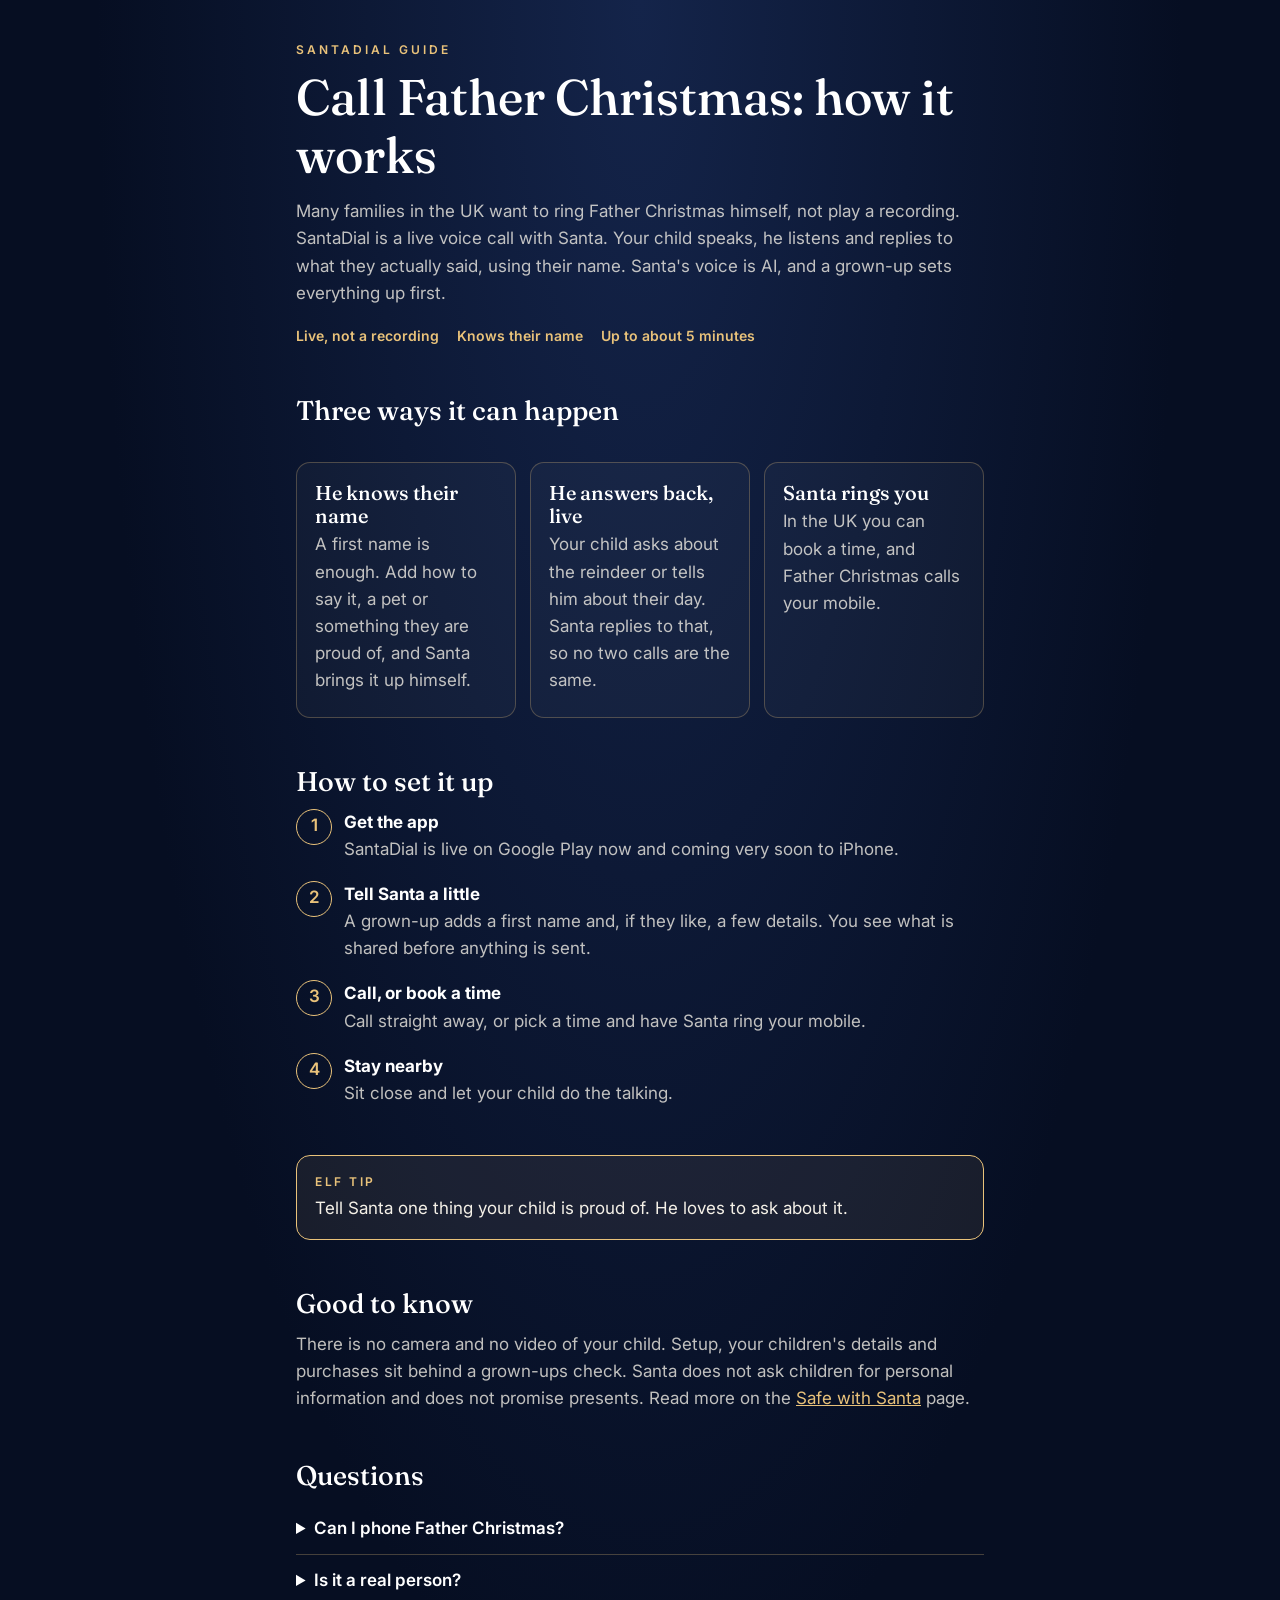
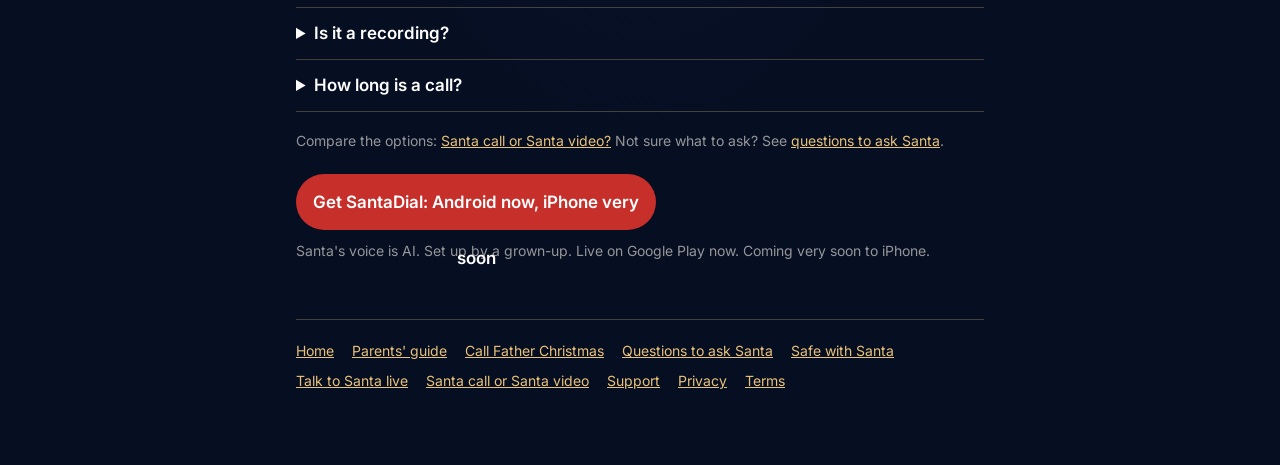
<file: call-father-christmas/index.html>
<!doctype html>
<html lang="en-GB">
<head>
<meta charset="utf-8">
<meta name="viewport" content="width=device-width, initial-scale=1">
<title>Call Father Christmas: a live call with Santa | SantaDial</title>
<meta name="description" content="How to call Father Christmas with SantaDial: a live voice call where Santa knows your child's name and answers back. Live on Google Play now. Coming very soon to iPhone.">
<meta property="og:title" content="Call Father Christmas: a live call with Santa | SantaDial">
<meta property="og:description" content="How to call Father Christmas with SantaDial: a live voice call where Santa knows your child's name and answers back. Live on Google Play now. Coming very soon to iPhone.">
<link rel="canonical" href="https://santadial.app/call-father-christmas/">
<link href="https://fonts.googleapis.com/css2?family=Fraunces:opsz,wght@9..144,500&family=Inter:wght@400;500;600&display=swap" rel="stylesheet">
<style>
:root{--night:#060E22;--navy:#0B1630;--gold:#E9C27A;--red:#C62F2A;--text:#F5F1E8;--muted:rgba(245,241,232,.78);--line:rgba(233,194,122,.28)}
*{box-sizing:border-box}
body{margin:0;background:radial-gradient(ellipse at 50% 0%,#14244a 0%,var(--night) 60%);color:var(--text);font:17px/1.6 Inter,-apple-system,BlinkMacSystemFont,"Segoe UI",sans-serif}
main{max-width:720px;margin:0 auto;padding:40px 16px 72px}
h1,h2,h3{font-family:Fraunces,Georgia,serif;font-weight:500;color:#fff;line-height:1.15}
h1{font-size:40px;margin:10px 0 14px}
h2{font-size:27px;margin:48px 0 12px}
h3{font-size:20px;margin:0 0 4px}
p{margin:0 0 16px;color:var(--muted)}
a{color:var(--gold)}
.eyebrow{font-size:12px;letter-spacing:3px;color:var(--gold);font-weight:600}
.btn{display:block;max-width:360px;height:56px;line-height:56px;border-radius:28px;font-weight:600;font-size:17px;text-decoration:none;text-align:center;background:var(--red);color:#fff;margin:22px 0 10px}
.fine{font-size:14px;color:rgba(245,241,232,.6)}
.facts{list-style:none;padding:0;margin:18px 0 0;display:flex;flex-wrap:wrap;gap:8px 18px;color:var(--gold);font-size:14px;font-weight:600}
.callouts{display:grid;gap:14px;margin:36px 0 0}
.callout{border:1px solid var(--line);border-radius:14px;padding:18px 18px 6px;background:rgba(255,255,255,.03)}
.chat{border:1px solid var(--line);border-radius:14px;padding:18px;background:rgba(255,255,255,.03)}
.chat p{margin:0 0 12px;padding:10px 14px;border-radius:14px;max-width:88%;color:var(--text)}
.chat .s{background:rgba(198,47,42,.28);border-top-left-radius:4px}
.chat .k{background:rgba(255,255,255,.12);margin-left:auto;border-top-right-radius:4px}
.steps{counter-reset:s;list-style:none;padding:0;margin:0}
.steps li{counter-increment:s;position:relative;padding:0 0 18px 48px;color:var(--muted)}
.steps li::before{content:counter(s);position:absolute;left:0;top:0;width:34px;height:34px;border-radius:50%;border:1.5px solid var(--gold);color:var(--gold);text-align:center;line-height:31px;font-weight:600}
.steps b{color:#fff;display:block}
table{width:100%;border-collapse:collapse;font-size:14px;table-layout:fixed}
th,td{padding:10px 8px;border-bottom:1px solid var(--line);text-align:left;vertical-align:top;word-wrap:break-word;color:var(--muted)}
th{color:#fff;font-weight:600}
th.us,td.us{color:var(--gold);background:rgba(233,194,122,.07)}
td:first-child{color:#fff;width:27%}
.price{border:1.5px solid var(--gold);border-radius:14px;padding:18px 20px;margin:22px 0}
.price b{font-family:Fraunces,Georgia,serif;font-size:26px;color:var(--gold);font-weight:500}
.elf{margin:30px 0;padding:16px 18px;border:1.5px solid var(--gold);border-radius:14px;background:rgba(233,194,122,.08)}
.elf span{display:block;font-size:12px;letter-spacing:2.5px;color:var(--gold);font-weight:600;margin-bottom:4px}
.elf p{margin:0;color:var(--text)}
details{border-bottom:1px solid var(--line);padding:12px 0}
summary{cursor:pointer;color:#fff;font-weight:600}
details p{margin:10px 0 0}
nav.foot{margin-top:56px;padding-top:20px;border-top:1px solid var(--line);font-size:14px;display:flex;flex-wrap:wrap;gap:8px 18px}
@media(min-width:640px){h1{font-size:50px}.callouts{grid-template-columns:repeat(3,1fr)}}
</style>
<script type="application/ld+json">{"@context": "https://schema.org", "@type": "FAQPage", "mainEntity": [{"@type": "Question", "name": "Can I phone Father Christmas?", "acceptedAnswer": {"@type": "Answer", "text": "With SantaDial a grown-up sets up a live call in the app, and your child talks to Santa, who answers what they actually say. In the UK you can also book a time and Santa rings your mobile."}}, {"@type": "Question", "name": "Is it a real person?", "acceptedAnswer": {"@type": "Answer", "text": "No. Santa's voice is AI. That is how he can answer live, by name, at any time of day. A grown-up sets everything up first."}}, {"@type": "Question", "name": "Is it a recording?", "acceptedAnswer": {"@type": "Answer", "text": "No. It is a live conversation, so Santa replies to what your child says rather than playing a message made in advance."}}, {"@type": "Question", "name": "How long is a call?", "acceptedAnswer": {"@type": "Answer", "text": "A call lasts up to about 5 minutes, and Santa wraps up kindly at the end."}}]}</script>
<link rel="stylesheet" href="../scale.css">
</head>
<body><main>
<div class="eyebrow">SANTADIAL GUIDE</div>
<h1>Call Father Christmas: how it works</h1>
<p>Many families in the UK want to ring Father Christmas himself, not play a recording. SantaDial is a live voice call with Santa. Your child speaks, he listens and replies to what they actually said, using their name. Santa's voice is AI, and a grown-up sets everything up first.</p>
<ul class="facts"><li>Live, not a recording</li><li>Knows their name</li><li>Up to about 5 minutes</li></ul>
<h2>Three ways it can happen</h2>
<div class="callouts">
<div class="callout"><h3>He knows their name</h3><p>A first name is enough. Add how to say it, a pet or something they are proud of, and Santa brings it up himself.</p></div>
<div class="callout"><h3>He answers back, live</h3><p>Your child asks about the reindeer or tells him about their day. Santa replies to that, so no two calls are the same.</p></div>
<div class="callout"><h3>Santa rings you</h3><p>In the UK you can book a time, and Father Christmas calls your mobile.</p></div></div>
<h2>How to set it up</h2>
<ol class="steps">
<li><b>Get the app</b>SantaDial is live on Google Play now and coming very soon to iPhone.</li>
<li><b>Tell Santa a little</b>A grown-up adds a first name and, if they like, a few details. You see what is shared before anything is sent.</li>
<li><b>Call, or book a time</b>Call straight away, or pick a time and have Santa ring your mobile.</li>
<li><b>Stay nearby</b>Sit close and let your child do the talking.</li></ol>
<div class="elf"><span>ELF TIP</span><p>Tell Santa one thing your child is proud of. He loves to ask about it.</p></div>
<h2>Good to know</h2>
<p>There is no camera and no video of your child. Setup, your children's details and purchases sit behind a grown-ups check. Santa does not ask children for personal information and does not promise presents. Read more on the <a href="../safe-with-santa/">Safe with Santa</a> page.</p>
<h2>Questions</h2>
<details><summary>Can I phone Father Christmas?</summary><p>With SantaDial a grown-up sets up a live call in the app, and your child talks to Santa, who answers what they actually say. In the UK you can also book a time and Santa rings your mobile.</p></details><details><summary>Is it a real person?</summary><p>No. Santa's voice is AI. That is how he can answer live, by name, at any time of day. A grown-up sets everything up first.</p></details><details><summary>Is it a recording?</summary><p>No. It is a live conversation, so Santa replies to what your child says rather than playing a message made in advance.</p></details><details><summary>How long is a call?</summary><p>A call lasts up to about 5 minutes, and Santa wraps up kindly at the end.</p></details>
<p class="fine" style="margin-top:18px">Compare the options: <a href="../santa-call-vs-santa-video/">Santa call or Santa video?</a> Not sure what to ask? See <a href="../questions-to-ask-santa/">questions to ask Santa</a>.</p>
<a class="btn" href="../get/?src=site">Get SantaDial: Android now, iPhone very soon</a>
<p class="fine">Santa's voice is AI. Set up by a grown-up. Live on Google Play now. Coming very soon to iPhone.</p>
<nav class="foot"><a href="../">Home</a><a href="../parents/">Parents' guide</a><a href="../call-father-christmas/">Call Father Christmas</a><a href="../questions-to-ask-santa/">Questions to ask Santa</a><a href="../safe-with-santa/">Safe with Santa</a><a href="../talk-to-santa-live/">Talk to Santa live</a><a href="../santa-call-vs-santa-video/">Santa call or Santa video</a><a href="../support/">Support</a><a href="../privacy/">Privacy</a><a href="../terms/">Terms</a></nav>
</main></body></html>
</file>
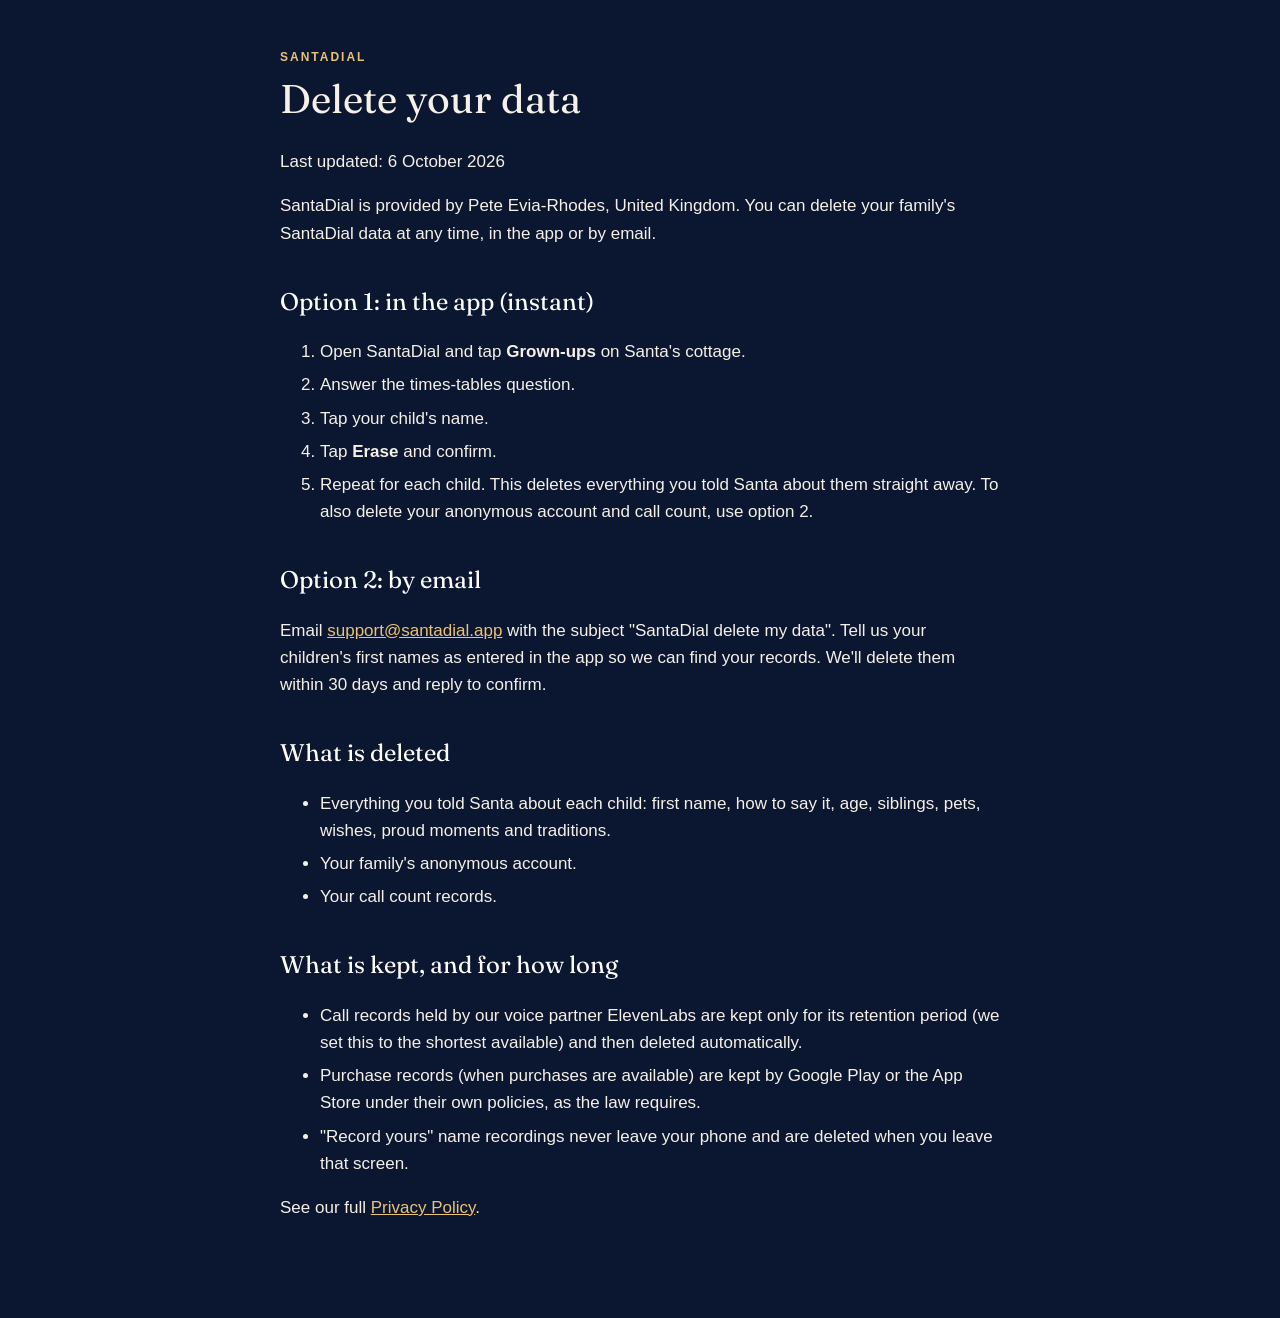
<file: delete-data/index.html>
<!doctype html><html lang="en-GB"><head><meta charset="utf-8"><meta name="viewport" content="width=device-width,initial-scale=1">
<title>SantaDial: Delete Your Data</title>
<link href="https://fonts.googleapis.com/css2?family=Fraunces:opsz,wght@9..144,400&display=swap" rel="stylesheet">
<style>body{margin:0;background:#0B1630;color:#F5F1E8;font:17px/1.6 -apple-system,BlinkMacSystemFont,"Segoe UI",sans-serif}
main{max-width:720px;margin:0 auto;padding:48px 20px 80px}h1,h2{font-family:Fraunces,Georgia,serif;font-weight:400}
h1{font-size:40px;margin:0 0 8px}h2{font-size:24px;margin:36px 0 8px;color:#fff}a{color:#E9C27A}.eyebrow{letter-spacing:2px;font-size:12px;font-weight:600;color:#E9C27A}
li{margin:6px 0}</style><link rel="stylesheet" href="../scale.css">
</head><body><main><div class="eyebrow">SANTADIAL</div><h1>Delete your data</h1><p>Last updated: 6 October 2026</p>
<p>SantaDial is provided by Pete Evia-Rhodes, United Kingdom. You can delete your family's SantaDial data at any time, in the app or by email.</p>
<h2>Option 1: in the app (instant)</h2><ol><li>Open SantaDial and tap <strong>Grown-ups</strong> on Santa's cottage.</li><li>Answer the times-tables question.</li><li>Tap your child's name.</li><li>Tap <strong>Erase</strong> and confirm.</li><li>Repeat for each child. This deletes everything you told Santa about them straight away. To also delete your anonymous account and call count, use option 2.</li></ol>
<h2>Option 2: by email</h2><p>Email <a href="mailto:support@santadial.app?subject=SantaDial%20delete%20my%20data">support@santadial.app</a> with the subject "SantaDial delete my data". Tell us your children's first names as entered in the app so we can find your records. We'll delete them within 30 days and reply to confirm.</p>
<h2>What is deleted</h2><ul><li>Everything you told Santa about each child: first name, how to say it, age, siblings, pets, wishes, proud moments and traditions.</li><li>Your family's anonymous account.</li><li>Your call count records.</li></ul>
<h2>What is kept, and for how long</h2><ul><li>Call records held by our voice partner ElevenLabs are kept only for its retention period (we set this to the shortest available) and then deleted automatically.</li><li>Purchase records (when purchases are available) are kept by Google Play or the App Store under their own policies, as the law requires.</li><li>"Record yours" name recordings never leave your phone and are deleted when you leave that screen.</li></ul>
<p>See our full <a href="../privacy/">Privacy Policy</a>.</p></main></body></html>
</file>
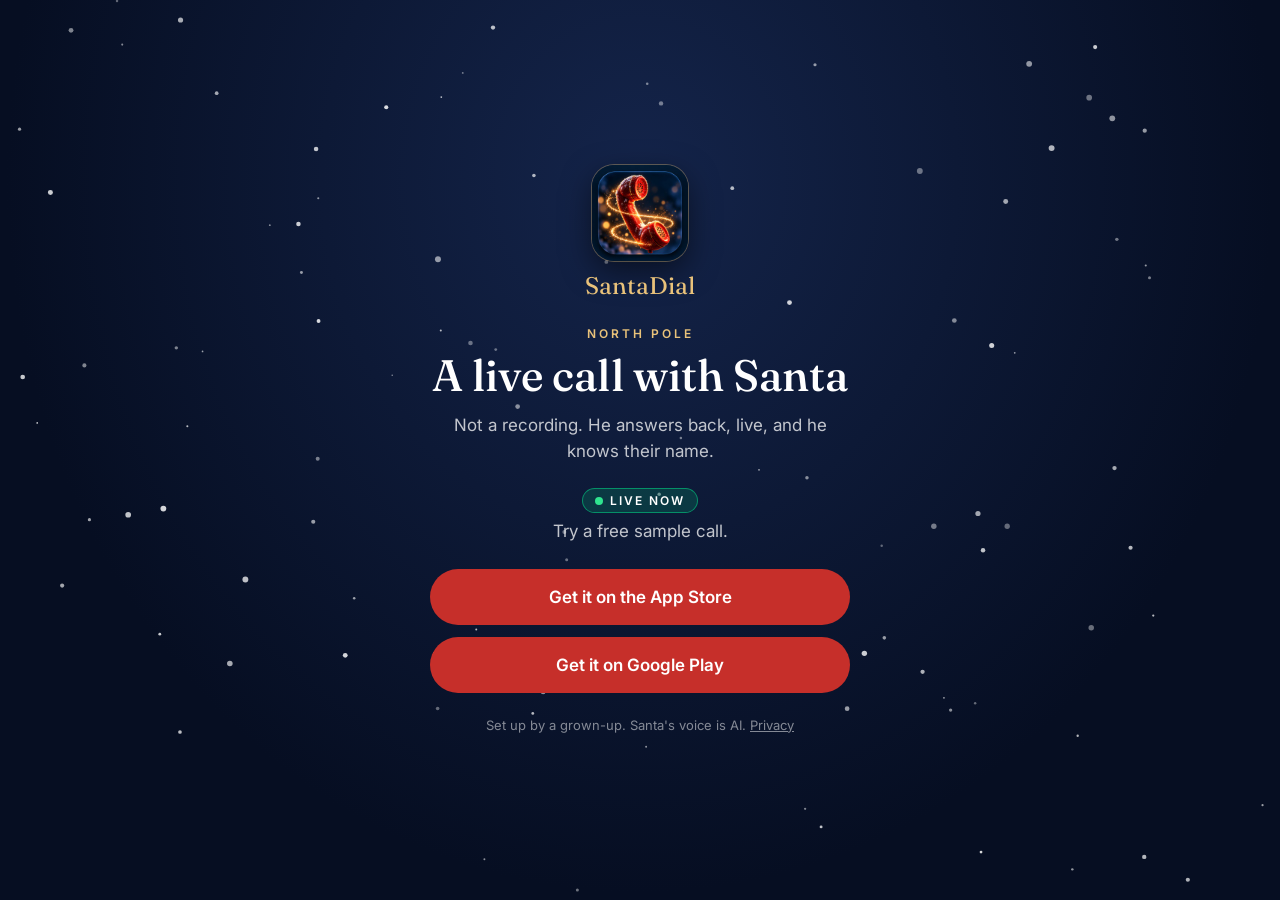
<file: get/index.html>
<!doctype html>
<html lang="en">
<head>
<meta charset="utf-8">
<meta name="viewport" content="width=device-width, initial-scale=1">
<title>SantaDial: a live call with Santa</title>
<meta name="description" content="A live call with Santa. Not a recording. He answers back, by name. Live on the App Store and Google Play now.">
<meta property="og:title" content="SantaDial: a live call with Santa">
<meta property="og:description" content="Not a recording. He answers back, by name. Live on the App Store and Google Play now.">
<meta property="og:image" content="https://santadial.app/img/logo-256.jpg">
<link rel="icon" href="../img/logo-256.jpg">
<link href="https://fonts.googleapis.com/css2?family=Fraunces:opsz,wght@9..144,500&family=Inter:wght@500;600&display=swap" rel="stylesheet">
<style>
:root{--night:#060E22;--gold:#E9C27A;--red:#C62F2A;--text:#fff;--muted:rgba(255,255,255,.75)}
*{box-sizing:border-box}
body{margin:0;min-height:calc(100vh / var(--z,1));background:radial-gradient(ellipse at 50% 20%,#14244a 0%,var(--night) 70%);color:var(--text);font-family:Inter,system-ui,sans-serif;display:flex;align-items:center;justify-content:center;padding:32px 16px}
main{max-width:420px;width:100%;text-align:center}
.logo{display:block;width:96px;height:96px;margin:0 auto 10px;border-radius:22px;box-shadow:0 0 0 1px rgba(233,194,122,.35),0 10px 30px rgba(0,0,0,.5)}
.brand{font-family:Fraunces,Georgia,serif;font-size:24px;color:var(--gold);margin:0 0 26px}
.eyebrow{font-size:12px;letter-spacing:3px;color:var(--gold);font-weight:600}
h1{font-family:Fraunces,Georgia,serif;font-weight:500;font-size:44px;line-height:1.1;margin:10px 0 14px}
p{color:var(--muted);font-size:17px;line-height:1.5;margin:0 0 24px}
.soon{color:var(--text);font-weight:600}
a.btn{display:block;height:56px;line-height:56px;border-radius:28px;font-weight:600;font-size:17px;text-decoration:none;margin:12px 0}
.primary{background:var(--red);color:#fff}
.secondary{border:1.5px solid var(--gold);color:var(--gold)}
.hidden{display:none!important}
.live-badge{display:inline-block;font-size:12px;letter-spacing:2px;font-weight:600;color:#fff;background:rgba(0,200,120,.18);border:1px solid rgba(0,230,140,.5);border-radius:14px;padding:4px 12px;margin-bottom:6px}
.live-badge::before{content:"";display:inline-block;width:8px;height:8px;border-radius:50%;background:#2fe58f;margin-right:7px;animation:blink 1.4s ease-in-out infinite}
@keyframes blink{50%{opacity:.25}}
a.btn.pulse{animation:pulse 1.8s ease-in-out infinite}
@keyframes pulse{0%{box-shadow:0 0 0 0 rgba(198,47,42,.65)}70%{box-shadow:0 0 0 16px rgba(198,47,42,0)}100%{box-shadow:0 0 0 0 rgba(198,47,42,0)}}
@media (prefers-reduced-motion:reduce){a.btn.pulse,.live-badge::before{animation:none}}
.fbtns{display:flex;justify-content:center;gap:10px;margin:6px 0 20px}
.fbtn{display:flex;flex-direction:column;align-items:center;gap:3px;text-decoration:none;color:#fff;width:80px;transition:transform .2s}
.fbtn i{display:flex;align-items:center;justify-content:center;width:64px;height:64px;border-radius:50%;position:relative;animation:wiggle 3.6s ease-in-out infinite;box-shadow:0 8px 22px rgba(0,0,0,.45)}
.fbtn i::after{content:"";position:absolute;inset:-4px;border-radius:50%;border:2px solid var(--gold);opacity:0;animation:ring 2.4s ease-out infinite}
.fbtn+.fbtn i,.fbtn+.fbtn i::after{animation-delay:.5s}.fbtn+.fbtn+.fbtn i,.fbtn+.fbtn+.fbtn i::after{animation-delay:1s}.fbtn+.fbtn+.fbtn+.fbtn i,.fbtn+.fbtn+.fbtn+.fbtn i::after{animation-delay:1.5s}
.fbtn svg{width:30px;height:30px}
.fbtn b{font-size:14px;line-height:1.1;margin-top:5px}.fbtn small{display:block;margin:0;font-size:12px;color:var(--muted)}
.fbtn:hover,.fbtn:focus-visible{transform:translateY(-3px) scale(1.06)}
.fbtn.ig i{background:radial-gradient(circle at 30% 107%,#fdf497 0,#fd5949 45%,#d6249f 60%,#285AEB 90%)}
.fbtn.tt i{background:#000;box-shadow:-2px -2px 0 #25F4EE,2px 2px 0 #FE2C55,0 8px 22px rgba(0,0,0,.45)}
.fbtn.fb i{background:#1877F2}.fbtn.yt i{background:#FF0000}
@keyframes wiggle{0%,86%,100%{transform:rotate(0)}89%{transform:rotate(-9deg) scale(1.08)}92%{transform:rotate(8deg) scale(1.08)}95%{transform:rotate(-4deg)}}
@keyframes ring{0%{transform:scale(.9);opacity:.7}70%,100%{transform:scale(1.35);opacity:0}}
@media (prefers-reduced-motion:reduce){.fbtn i,.fbtn i::after{animation:none}}
small{display:block;margin-top:22px;color:rgba(255,255,255,.5);font-size:13px;line-height:1.6}
</style>
<link rel="stylesheet" href="../scale.css">
</head>
<body>
<main>
  <img class="logo" src="../img/logo-256.jpg" alt="SantaDial logo" width="96" height="96">
  <div class="brand">SantaDial</div>
  <div class="eyebrow">NORTH POLE</div>
  <h1>A live call with Santa</h1>
  <p>Not a recording. He answers back, live, and he knows their name.</p>

  <div id="stores" class="hidden">
    <div class="live-badge" id="live-badge">LIVE NOW</div>
    <p>Try a free sample call.</p>
    <a class="btn primary hidden" id="ios-btn" href="#">Get it on the App Store</a>
    <a class="btn primary hidden pulse" id="android-btn" href="#">Get it on Google Play</a>
  </div>

  <div id="soon">
    <p class="soon" id="soon-text">Live on the App Store and Google Play now. Follow us for Santa news.</p>
    <div class="fbtns"><a class="fbtn ig" href="https://www.instagram.com/santa_dial/" target="_blank" rel="noopener" aria-label="Follow SantaDial on Instagram"><i><svg viewBox="0 0 24 24" aria-hidden="true"><rect x="3.5" y="3.5" width="17" height="17" rx="5" fill="none" stroke="#fff" stroke-width="2"/><circle cx="12" cy="12" r="4" fill="none" stroke="#fff" stroke-width="2"/><circle cx="17.2" cy="6.8" r="1.2" fill="#fff"/></svg></i><b>Follow</b><small>Instagram</small></a><a class="fbtn tt" href="https://www.tiktok.com/@santa_dial" target="_blank" rel="noopener" aria-label="Follow SantaDial on TikTok"><i><svg viewBox="0 0 24 24" aria-hidden="true"><path fill="#fff" d="M12.525.02c1.31-.02 2.61-.01 3.91-.02.08 1.53.63 3.09 1.75 4.17 1.12 1.11 2.7 1.62 4.24 1.79v4.03c-1.44-.05-2.89-.35-4.2-.97-.57-.26-1.1-.59-1.62-.93-.01 2.92.01 5.84-.02 8.75-.08 1.4-.54 2.79-1.35 3.94-1.31 1.92-3.58 3.17-5.91 3.21-1.43.08-2.86-.31-4.08-1.03-2.02-1.19-3.44-3.37-3.65-5.71-.02-.5-.03-1-.01-1.49.18-1.9 1.12-3.72 2.58-4.96 1.66-1.44 3.98-2.13 6.15-1.72.02 1.48-.04 2.96-.04 4.44-.99-.32-2.15-.23-3.02.37-.63.41-1.11 1.04-1.36 1.75-.21.51-.15 1.07-.14 1.61.24 1.64 1.82 3.02 3.5 2.87 1.12-.01 2.19-.66 2.77-1.61.19-.33.4-.67.41-1.06.1-1.79.06-3.57.07-5.36.01-4.03-.01-8.05.02-12.07z"/></svg></i><b>Follow</b><small>TikTok</small></a><a class="fbtn fb" href="https://www.facebook.com/profile.php?id=1357164660824561" target="_blank" rel="noopener" aria-label="Follow SantaDial on Facebook"><i><svg viewBox="0 0 24 24" aria-hidden="true"><path fill="#fff" d="M24 12.073c0-6.627-5.373-12-12-12s-12 5.373-12 12c0 5.99 4.388 10.954 10.125 11.854v-8.385H7.078v-3.47h3.047V9.43c0-3.007 1.792-4.669 4.533-4.669 1.312 0 2.686.235 2.686.235v2.953H15.83c-1.491 0-1.956.925-1.956 1.874v2.25h3.328l-.532 3.47h-2.796v8.385C19.612 23.027 24 18.062 24 12.073z"/></svg></i><b>Follow</b><small>Facebook</small></a><a class="fbtn yt" href="https://www.youtube.com/channel/UCkLgzPUYMEvaZfRGzONwFaQ" target="_blank" rel="noopener" aria-label="Follow SantaDial on YouTube"><i><svg viewBox="0 0 24 24" aria-hidden="true"><path fill="#fff" d="M23.5 6.2a3 3 0 0 0-2.1-2.1C19.5 3.6 12 3.6 12 3.6s-7.5 0-9.4.5A3 3 0 0 0 .5 6.2C0 8.1 0 12 0 12s0 3.9.5 5.8a3 3 0 0 0 2.1 2.1c1.9.5 9.4.5 9.4.5s7.5 0 9.4-.5a3 3 0 0 0 2.1-2.1c.5-1.9.5-5.8.5-5.8s0-3.9-.5-5.8zM9.6 15.6V8.4l6.2 3.6-6.2 3.6z"/></svg></i><b>Follow</b><small>YouTube</small></a></div>
    <a class="btn secondary" id="wait-btn" href="mailto:support@santadial.app?subject=iPhone%20launch%20list&amp;body=Please%20tell%20me%20the%20moment%20SantaDial%20is%20on%20the%20App%20Store.%0A%0AMy%20phone%3A%20iPhone%3F">Email me when iPhone is live</a>
    <p class="soon" style="font-size:13px;margin:0;color:rgba(255,255,255,.55)">This opens your email app. We only use your address to tell you when SantaDial is live.</p>
  </div>

  <small>Set up by a grown-up. Santa's voice is AI. <a href="../privacy/" style="color:inherit">Privacy</a></small>
</main>
<script>
// LAUNCH SWITCHES: set to true when each store is live. Nothing else needs changing.
var IOS_LIVE = true;
var ANDROID_LIVE = true;
// Apple campaign tracking: paste the provider token (pt) from App Store Connect > Analytics > Campaign link generator.
var APPLE_PT = "";

var IOS_URL = "https://apps.apple.com/app/id6823800189";
var ANDROID_URL = "https://play.google.com/store/apps/details?id=com.santadial.app";

// Where the click came from, e.g. ?src=instagram, ?src=tiktok, ?src=leaflet
var src = (new URLSearchParams(location.search).get("src") || "direct").replace(/[^a-z0-9_-]/gi, "").slice(0, 30) || "direct";
var iosLink = APPLE_PT ? IOS_URL + "?pt=" + APPLE_PT + "&ct=" + src + "&mt=8" : IOS_URL;
var androidLink = ANDROID_URL + "&referrer=" + encodeURIComponent("utm_source=" + src + "&utm_medium=social");

// Tells us (Slack alert) that someone is heading to a store. No personal data sent.
function ping(platform){
  try { fetch("https://nduzllvrvwgktbsonjie.supabase.co/functions/v1/store-click", {method:"POST", keepalive:true, headers:{"Content-Type":"application/json"}, body:JSON.stringify({platform:platform, src:src})}); } catch(e) {}
}

// Phones go straight to their store once it is live.
var ua = navigator.userAgent || "";
if (IOS_LIVE && /iPhone|iPad|iPod/i.test(ua)) { ping("ios"); location.replace(iosLink); }
else if (ANDROID_LIVE && /Android/i.test(ua)) { ping("android"); location.replace(androidLink); }

// Everyone else: show the live store buttons, plus a coming soon panel for any store not live yet.
function show(id){ document.getElementById(id).classList.remove("hidden"); }
function hide(id){ document.getElementById(id).classList.add("hidden"); }
document.getElementById("ios-btn").href = iosLink;
document.getElementById("android-btn").href = androidLink;
document.getElementById("ios-btn").addEventListener("click", function(){ ping("ios"); });
document.getElementById("android-btn").addEventListener("click", function(){ ping("android"); });
if (IOS_LIVE || ANDROID_LIVE) {
  show("stores");
  if (IOS_LIVE) show("ios-btn");
  if (ANDROID_LIVE) show("android-btn");
  if (IOS_LIVE && ANDROID_LIVE) hide("soon");
  else document.getElementById("soon-text").textContent = IOS_LIVE
    ? "Android is coming very soon. Follow us to hear the moment it lands."
    : "iPhone is coming very soon. Follow us or email us and we will tell you the moment it lands.";
  // An iPhone can't use the Android app, so show it the iPhone message only.
  if (!IOS_LIVE && /iPhone|iPad|iPod/i.test(ua)) {
    hide("stores");
    document.getElementById("soon-text").textContent = "Live on Android now. SantaDial is coming very soon to iPhone. Follow us or email us and we will tell you the moment it lands.";
  }
}
</script>
<script src="../snow.js"></script>
</body>
</html>
</file>
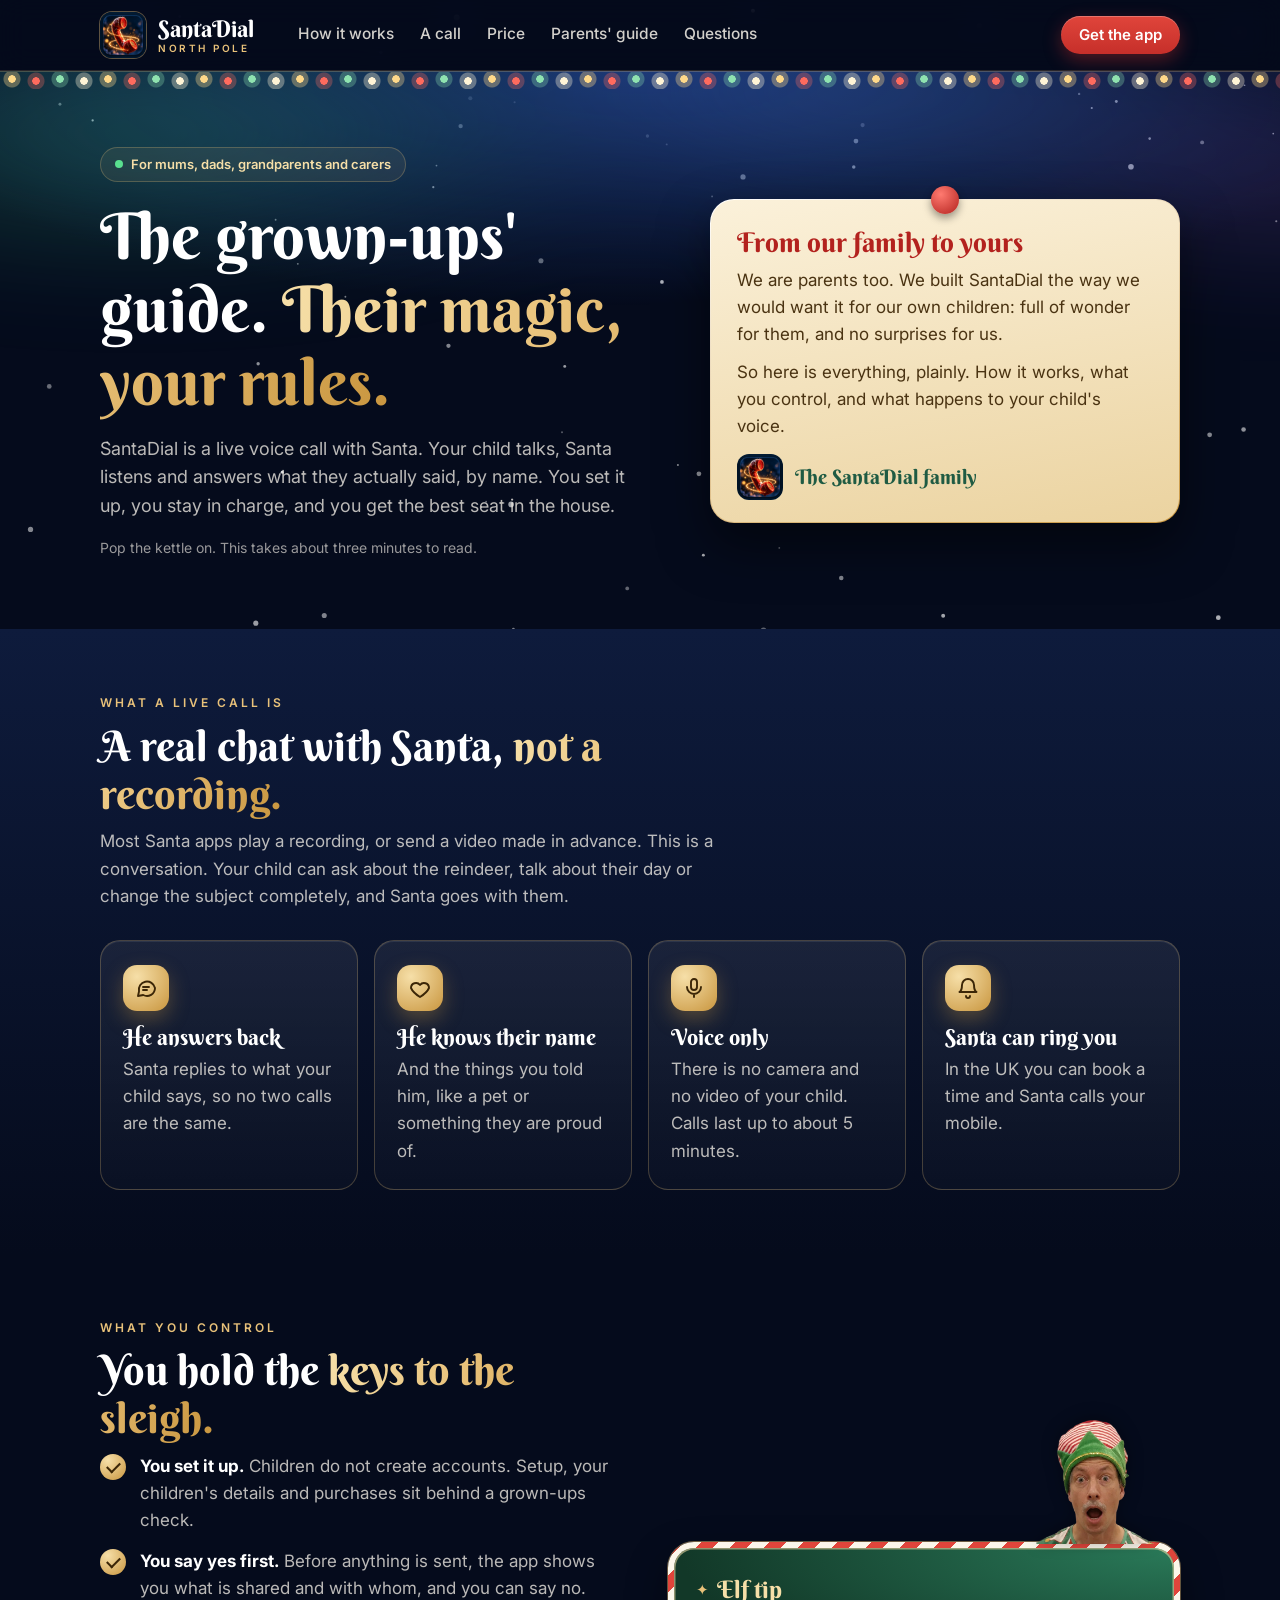
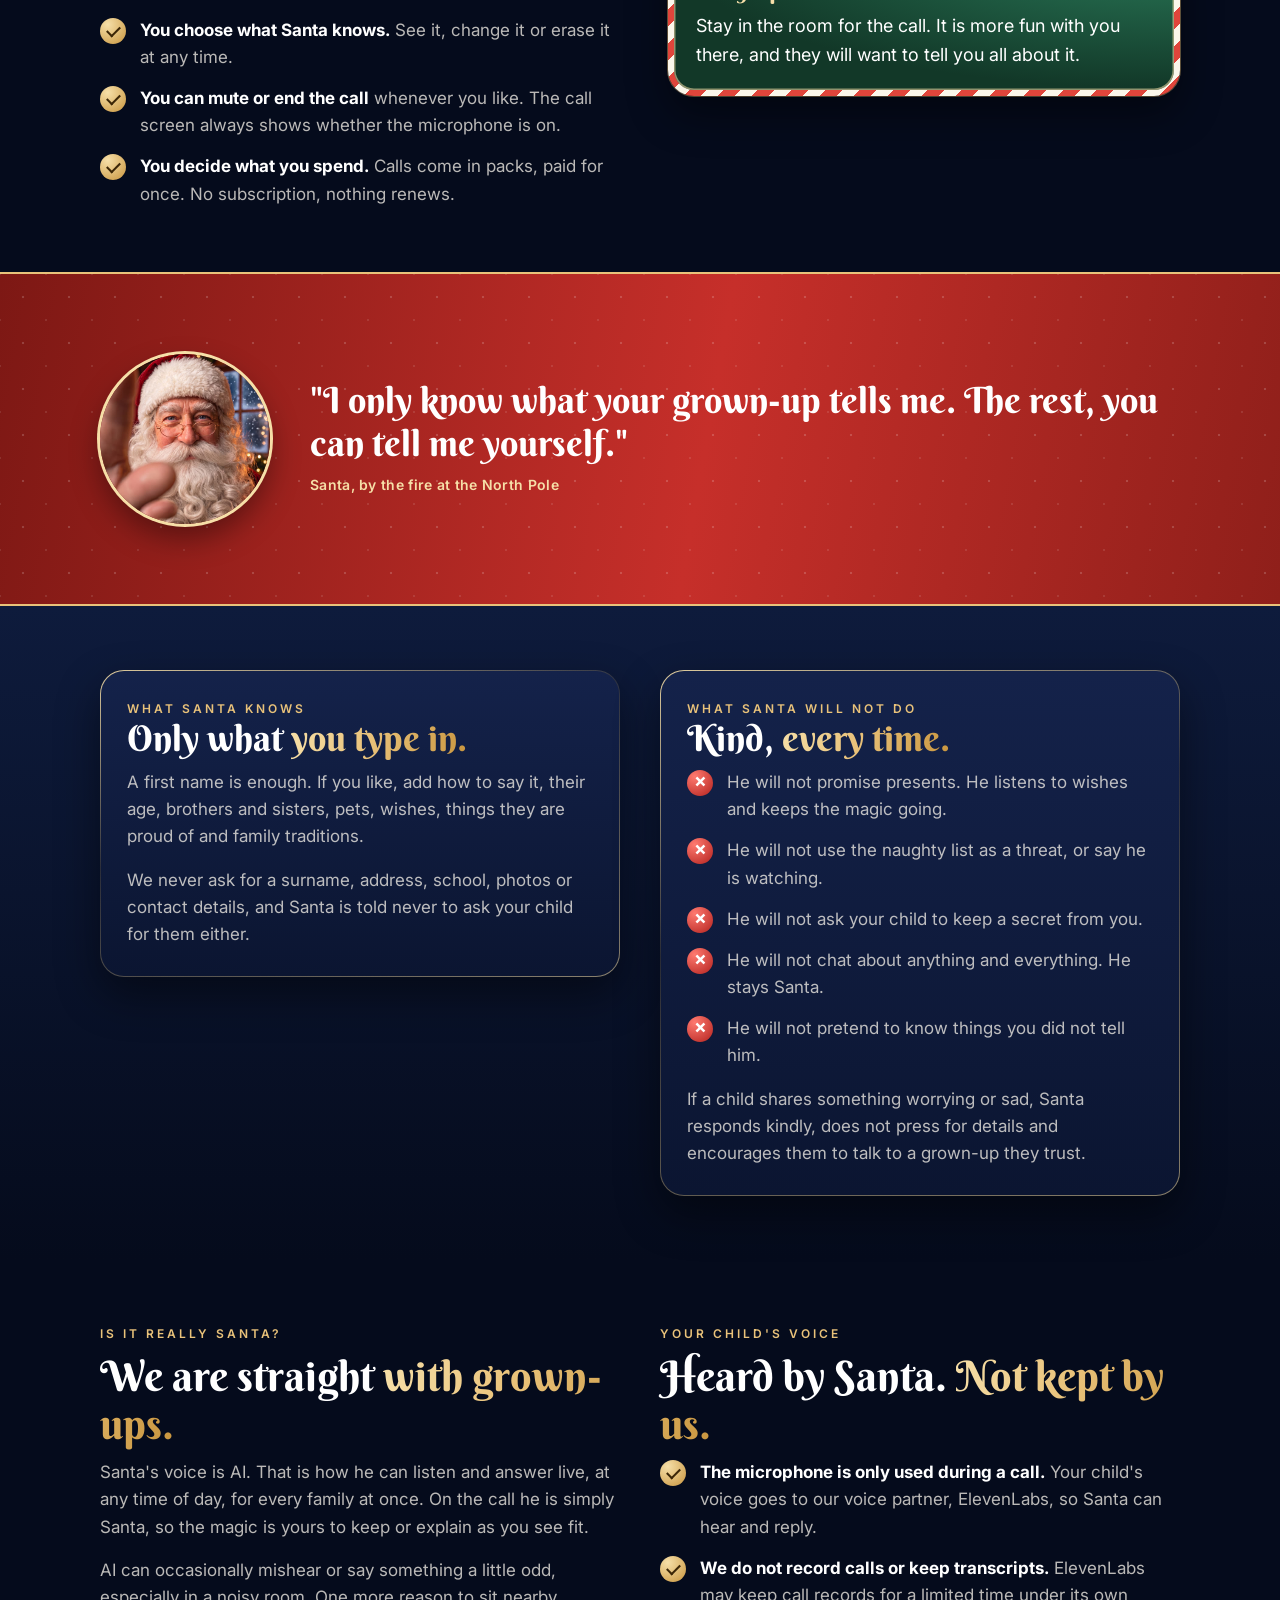
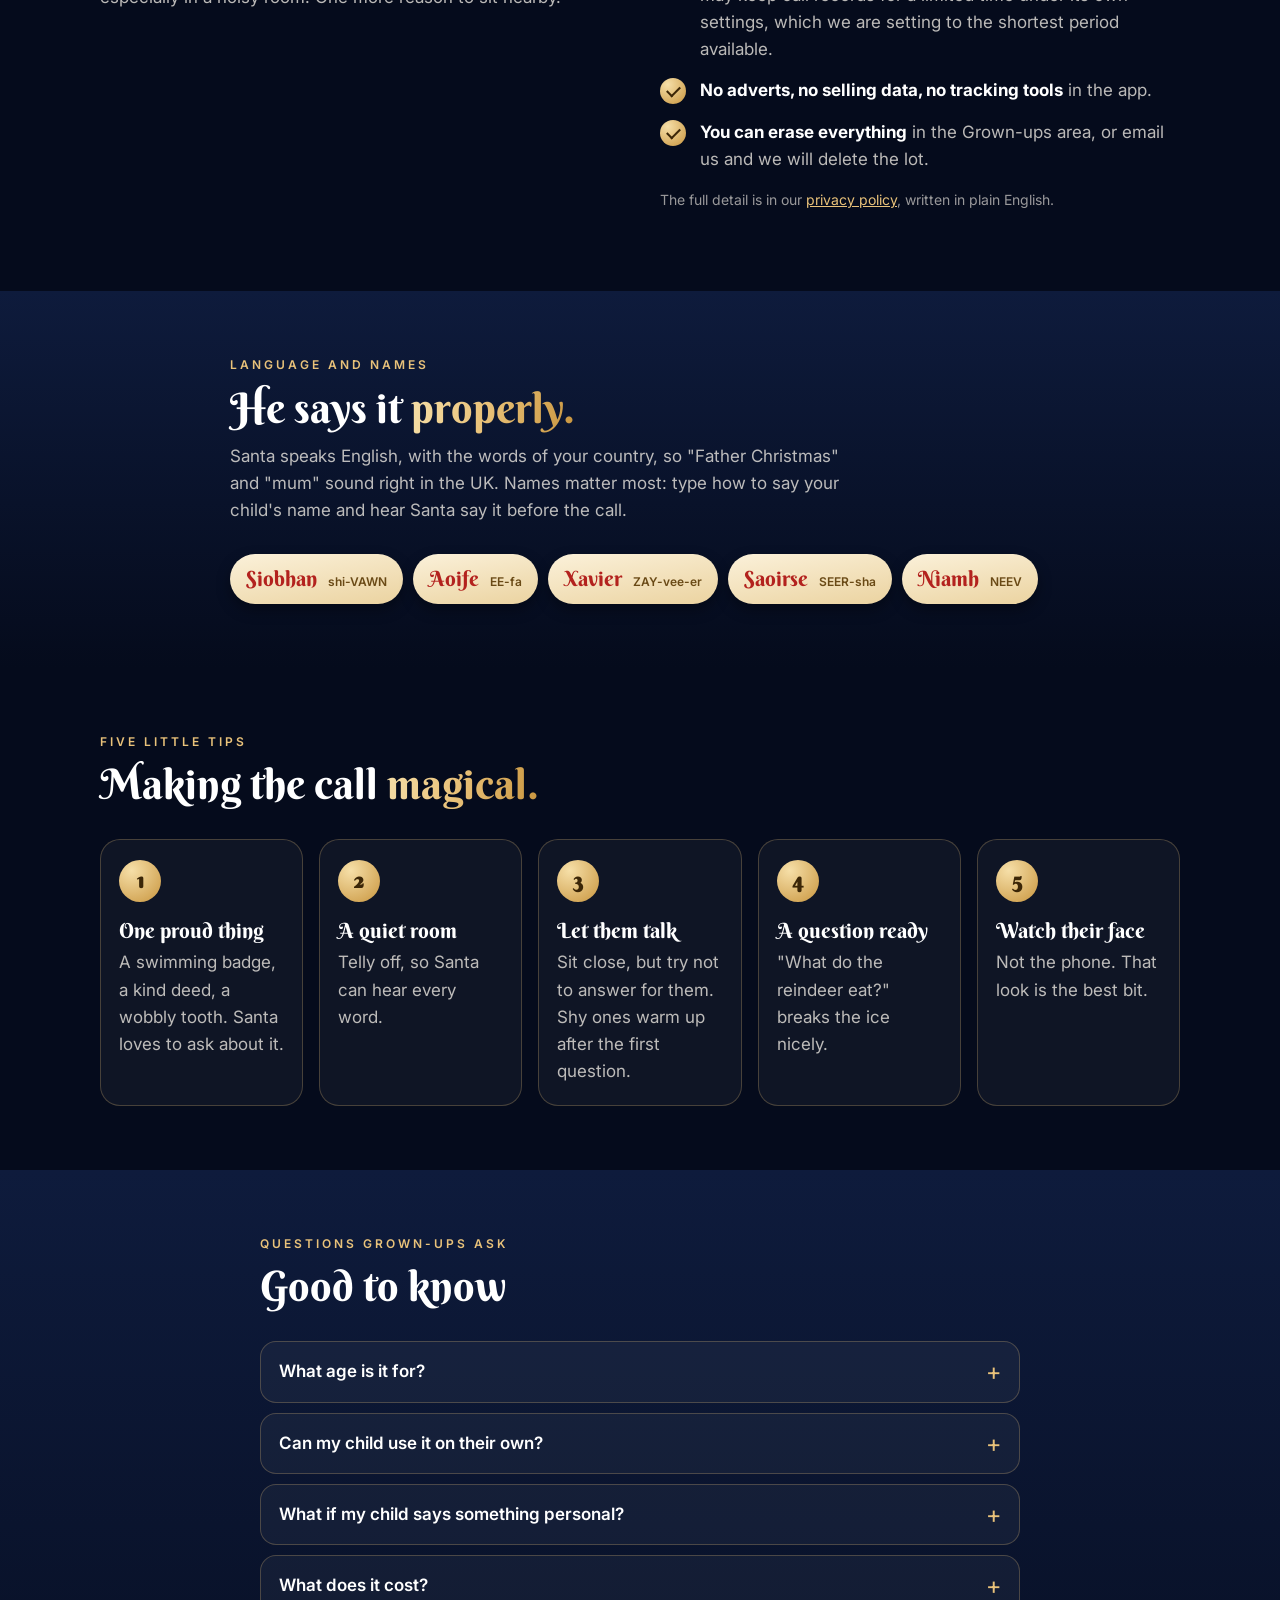
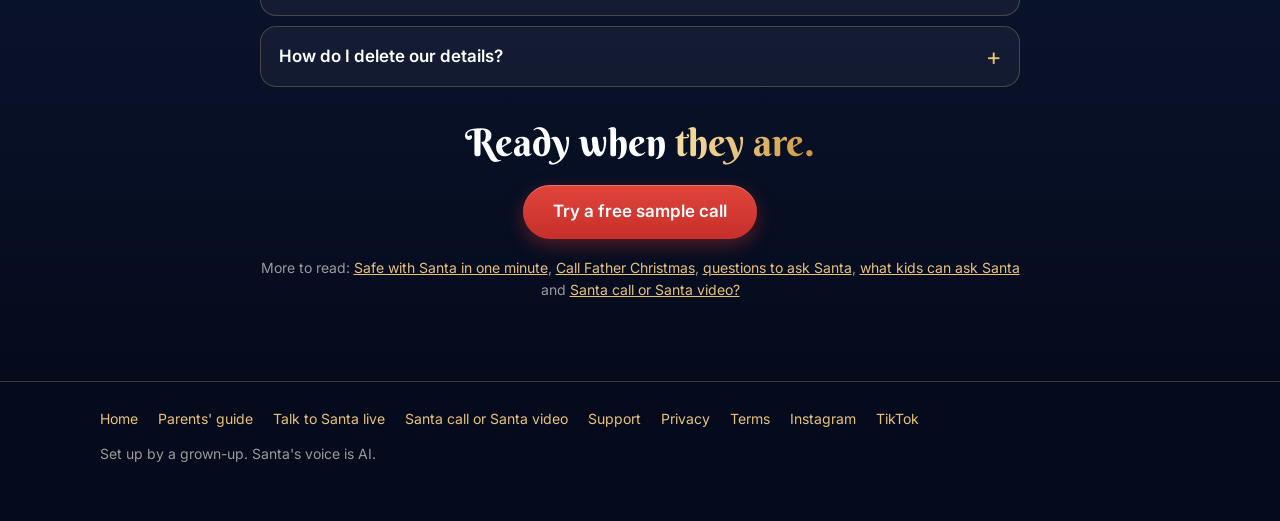
<file: parents/index.html>
<!doctype html>
<html lang="en-GB">
<head>
<meta charset="utf-8">
<meta name="viewport" content="width=device-width, initial-scale=1, viewport-fit=cover">
<title>The grown-ups' guide to SantaDial: a live call with Santa</title>
<meta name="description" content="What a live call with Santa is, what you control, what Santa knows and never asks, how your child's voice is handled, and how to make the call magical.">
<meta property="og:title" content="The grown-ups' guide to SantaDial: a live call with Santa">
<meta property="og:description" content="What a live call with Santa is, what you control, what Santa knows and never asks, how your child's voice is handled, and how to make the call magical.">
<meta property="og:image" content="https://santadial.app/img/og.jpg">
<meta property="og:url" content="https://santadial.app/parents/">
<meta name="twitter:card" content="summary_large_image">
<meta name="theme-color" content="#060E22">
<link rel="canonical" href="https://santadial.app/parents/">
<link rel="icon" href="../img/logo-256.jpg">
<link rel="apple-touch-icon" href="../img/logo-256.jpg">
<link rel="preconnect" href="https://fonts.googleapis.com">
<link rel="preconnect" href="https://fonts.gstatic.com" crossorigin>
<link href="https://fonts.googleapis.com/css2?family=Berkshire+Swash&family=Inter:wght@400;500;600&display=swap" rel="stylesheet">
<style>
:root{--night:#050B1C;--navy:#0B1630;--navy2:#111F42;--gold:#E9C27A;--gold2:#F6DFA8;--red:#C62F2A;--red2:#E0453B;--green:#1F5B43;--text:#F5F1E8;--muted:rgba(245,241,232,.76);--line:rgba(233,194,122,.26);--card:rgba(255,255,255,.045)}
*{box-sizing:border-box}
html{scroll-behavior:smooth}
body{margin:0;background:var(--night);color:var(--text);font:17px/1.6 Inter,-apple-system,BlinkMacSystemFont,"Segoe UI",sans-serif;-webkit-font-smoothing:antialiased;overflow-x:hidden}
img{max-width:100%;display:block}
a{color:var(--gold)}
h1,h2,h3{font-family:'Berkshire Swash',Georgia,serif;font-weight:400;color:#fff;line-height:1.14;margin:0}
p{margin:0 0 16px;color:var(--muted)}
.wrap{max-width:1120px;margin:0 auto;padding:0 20px}
.gold{background:linear-gradient(100deg,#F6DFA8 0%,#E9C27A 45%,#C9963F 100%);-webkit-background-clip:text;background-clip:text;color:transparent}
.eyebrow{font-size:12px;letter-spacing:3px;color:var(--gold);font-weight:600;text-transform:uppercase}

/* top bar */
.top{position:sticky;top:0;z-index:20;backdrop-filter:blur(14px);-webkit-backdrop-filter:blur(14px);background:rgba(5,11,28,.72);border-bottom:1px solid rgba(233,194,122,.16)}
.top .wrap{display:flex;align-items:center;justify-content:space-between;height:70px;gap:16px}
.links{display:none;gap:26px;margin:0 auto 0 28px}.links a{color:var(--text);text-decoration:none;font-weight:500;font-size:15.5px;opacity:.86;padding:6px 0;border-bottom:2px solid transparent;transition:.2s}.links a:hover{opacity:1;color:var(--gold2);border-color:var(--gold)}
.brand{display:flex;align-items:center;gap:12px;text-decoration:none;font-family:'Berkshire Swash',Georgia,serif;font-size:23px;color:#fff}
.brand small{display:block;font:600 10px/1 Inter,sans-serif;letter-spacing:2.5px;color:var(--gold);text-transform:uppercase;margin-top:3px}
.brand span{line-height:1}
.brand img{width:46px;height:46px;border-radius:12px;box-shadow:0 0 0 1px rgba(233,194,122,.4)}
.pill{display:inline-flex;align-items:center;height:38px;padding:0 18px;border-radius:19px;background:linear-gradient(180deg,var(--red2),var(--red));color:#fff;font-weight:600;font-size:15px;text-decoration:none;box-shadow:0 6px 18px rgba(198,47,42,.4),inset 0 1px 0 rgba(255,255,255,.25)}
.lights{height:18px;margin-bottom:-18px;position:relative;z-index:19;pointer-events:none;border-top:1px solid rgba(233,194,122,.25);
 background:radial-gradient(circle at 12px 7px,#FFD98A 0 3.5px,rgba(255,217,138,.35) 4px 8px,transparent 9px) 0 0/96px 18px repeat-x,
 radial-gradient(circle at 36px 9px,#FF6B5E 0 3.5px,rgba(255,107,94,.3) 4px 8px,transparent 9px) 0 0/96px 18px repeat-x,
 radial-gradient(circle at 60px 7px,#8FE3B0 0 3.5px,rgba(143,227,176,.3) 4px 8px,transparent 9px) 0 0/96px 18px repeat-x,
 radial-gradient(circle at 84px 9px,#FFF4D6 0 3.5px,rgba(255,244,214,.35) 4px 8px,transparent 9px) 0 0/96px 18px repeat-x;
 animation:twinkle 3.2s ease-in-out infinite}
@keyframes twinkle{0%,100%{opacity:1;filter:brightness(1.1)}50%{opacity:.62;filter:brightness(.85)}}

/* hero */
.hero{position:relative;padding:54px 0 0;overflow:hidden;background:radial-gradient(ellipse 90% 60% at 50% 0%,#17306a 0%,rgba(11,22,48,0) 70%)}
.aurora{position:absolute;inset:-10% -20% auto;height:70%;pointer-events:none;filter:blur(60px);opacity:.55;
 background:radial-gradient(ellipse 40% 50% at 22% 30%,rgba(64,224,170,.55),transparent 70%),radial-gradient(ellipse 35% 45% at 62% 18%,rgba(90,150,255,.5),transparent 70%),radial-gradient(ellipse 30% 40% at 86% 40%,rgba(170,110,255,.38),transparent 70%);
 animation:drift 16s ease-in-out infinite alternate}
@keyframes drift{from{transform:translate3d(-3%,0,0) scale(1)}to{transform:translate3d(4%,3%,0) scale(1.12)}}
.hero .wrap{position:relative;display:grid;gap:36px;align-items:center}
.chip{display:inline-flex;align-items:center;gap:8px;padding:6px 14px;border-radius:999px;border:1px solid var(--line);background:rgba(233,194,122,.08);font-size:13px;font-weight:600;color:var(--gold2);margin-bottom:18px}
.chip i{width:8px;height:8px;border-radius:50%;background:#59E08F;box-shadow:0 0 0 0 rgba(89,224,143,.7);animation:ping 1.8s infinite}
@keyframes ping{to{box-shadow:0 0 0 10px rgba(89,224,143,0)}}
h1{font-size:clamp(36px,6.2vw,66px);letter-spacing:0;margin-bottom:16px}
.lede{font-size:18px;max-width:540px}
.stores{display:flex;flex-wrap:wrap;gap:12px;margin:24px 0 10px}
.store{display:inline-flex;align-items:center;gap:10px;height:58px;padding:0 20px 0 16px;min-width:176px;border-radius:13px;background:#000;border:1px solid rgba(255,255,255,.55);color:#fff;text-decoration:none;font-size:20px;font-weight:600;line-height:1.05;letter-spacing:-.2px;transition:transform .18s ease,box-shadow .18s ease,border-color .18s ease;box-shadow:0 10px 26px rgba(0,0,0,.45)}
.store svg{width:30px;height:30px;flex:none}
.store small{display:block;font-size:11px;font-weight:500;letter-spacing:.2px;opacity:.9;margin-bottom:2px}
.store:hover,.store:focus-visible{transform:translateY(-2px);border-color:var(--gold);box-shadow:0 14px 34px rgba(0,0,0,.55),0 0 0 4px rgba(233,194,122,.22)}
.js-hero .store{border-color:var(--gold);animation:pulse 2.2s ease-out infinite}.js-hero .store+.store{animation-delay:1.1s}
@keyframes pulse{0%{box-shadow:0 10px 26px rgba(0,0,0,.45),0 0 0 0 rgba(233,194,122,.75)}60%,100%{box-shadow:0 10px 26px rgba(0,0,0,.45),0 0 0 16px rgba(233,194,122,0)}}
.store.mine{border-color:var(--gold);box-shadow:0 10px 26px rgba(0,0,0,.45),0 0 0 3px rgba(233,194,122,.28)}
.fine{font-size:14px;color:rgba(245,241,232,.62)}
.facts{list-style:none;padding:0;margin:20px 0 0;display:flex;flex-wrap:wrap;gap:8px}
.facts li{padding:6px 12px;border-radius:999px;background:rgba(255,255,255,.06);border:1px solid rgba(255,255,255,.1);color:var(--gold2);font-size:13px;font-weight:600}
.facts li::before{content:"\2726";margin-right:7px;color:var(--gold)}

/* phones */
.stage{position:relative;height:500px;max-width:420px;width:100%;margin:8px auto 0}
.phone{position:absolute;width:232px;aspect-ratio:560/1141;border-radius:36px;padding:7px;background:linear-gradient(145deg,#3a3f52,#11131c 40%,#2a2e3d);box-shadow:0 30px 70px rgba(0,0,0,.6),0 0 0 1px rgba(255,255,255,.08)}
.phone img{width:100%;height:100%;object-fit:cover;border-radius:30px}
.phone::after{content:"";position:absolute;top:14px;left:50%;width:64px;height:18px;margin-left:-32px;border-radius:10px;background:#05060a}
.p1{left:50%;margin-left:-60px;top:0;transform:rotate(5deg);z-index:2;animation:float 7s ease-in-out infinite}
.p2{left:50%;margin-left:-190px;top:38px;transform:rotate(-7deg) scale(.9);opacity:.92;animation:float 7s ease-in-out -3.5s infinite}
@keyframes float{50%{translate:0 -10px}}
.ring{position:absolute;z-index:3;left:50%;bottom:26px;transform:translateX(-50%);display:flex;align-items:center;gap:12px;width:min(330px,94%);padding:10px 12px;border-radius:22px;background:rgba(14,22,46,.82);backdrop-filter:blur(16px);-webkit-backdrop-filter:blur(16px);border:1px solid rgba(233,194,122,.35);box-shadow:0 18px 44px rgba(0,0,0,.55);text-decoration:none;color:#fff}
.ring img{width:52px;height:52px;border-radius:50%;object-fit:cover;box-shadow:0 0 0 2px var(--gold)}
.ring b{display:block;font-family:'Berkshire Swash',Georgia,serif;font-weight:500;font-size:18px;line-height:1.2}
.ring span{font-size:13px;color:var(--muted)}
.ring .go{margin-left:auto;width:46px;height:46px;border-radius:50%;background:#2DBE60;display:grid;place-items:center;flex:none;animation:ringing 1.6s infinite}
.ring .go svg{width:22px;height:22px}
@keyframes ringing{0%{box-shadow:0 0 0 0 rgba(45,190,96,.6)}70%,100%{box-shadow:0 0 0 16px rgba(45,190,96,0)}}
.drift{display:block;width:100%;height:90px;margin-top:10px;position:relative}

/* sections */
section{padding:64px 0;scroll-margin-top:70px}#price{scroll-margin-top:90px}
.snowy{background:linear-gradient(180deg,#0E1B3C 0%,var(--night) 100%)}
.head{max-width:640px;margin:0 0 30px}
h2{font-size:clamp(28px,4vw,42px);margin:10px 0 10px}
h3{font-size:21px;margin-bottom:6px}
.cards{display:grid;gap:16px}
.card{border:1px solid var(--line);border-radius:20px;padding:24px 22px 10px;background:linear-gradient(180deg,rgba(255,255,255,.07),rgba(255,255,255,.02));box-shadow:inset 0 1px 0 rgba(255,255,255,.08);transition:transform .25s ease,border-color .25s ease}
.card:hover{transform:translateY(-4px);border-color:rgba(233,194,122,.6)}
.ico{width:46px;height:46px;border-radius:14px;display:grid;place-items:center;margin-bottom:14px;background:radial-gradient(circle at 30% 25%,#F6DFA8,#C9963F);box-shadow:0 8px 20px rgba(201,150,63,.35)}
.ico svg{width:24px;height:24px;stroke:#3b2607;fill:none;stroke-width:1.9;stroke-linecap:round;stroke-linejoin:round}
.why{gap:20px}
.wcard{position:relative;padding:14px 14px 12px;border:1px solid transparent;border-radius:24px;background:linear-gradient(180deg,#14224a,#0b1531) padding-box,linear-gradient(160deg,rgba(246,223,168,.95),rgba(233,194,122,.18) 38%,rgba(233,194,122,.12) 62%,rgba(246,223,168,.7)) border-box;box-shadow:0 18px 44px rgba(0,0,0,.45),inset 0 1px 0 rgba(255,255,255,.08);transition:transform .3s ease,box-shadow .3s ease}
.wcard:hover{transform:translateY(-6px);box-shadow:0 26px 60px rgba(0,0,0,.55),0 0 0 1px rgba(246,223,168,.35),0 0 44px rgba(233,194,122,.18)}
.wcard::before{content:"";position:absolute;left:16px;right:16px;top:-9px;height:20px;pointer-events:none;background:url("data:image/svg+xml,%3Csvg xmlns='http://www.w3.org/2000/svg' viewBox='0 0 300 20' preserveAspectRatio='none'%3E%3Cpath fill='%23fff' d='M0 9C8 2 22 1 34 5c10-5 26-5 38 0 14-4 30-3 42 2 12-6 30-6 44-1 12-4 28-4 40 1 14-5 30-4 42 1 12-4 26-3 36 1 10-3 18-2 24 0 0 4-4 7-10 7-4 4-12 4-16 0-8 3-18 3-24-1-6 5-18 5-24 0-10 4-24 4-32-1-6 6-20 6-28 0-10 4-22 4-30-1-8 5-22 5-30 0-8 4-20 4-28-1-6 4-16 4-22 0C10 13 2 13 0 9z'/%3E%3C/svg%3E") center/100% 100% no-repeat;filter:drop-shadow(0 2px 3px rgba(0,0,0,.3));opacity:.96}
.wcard h3{font-size:25px;margin:18px 8px 6px}
.wcard p{margin:0 8px 12px;color:var(--muted)}
.viz{position:relative;height:168px;border-radius:16px;overflow:hidden;display:grid;place-items:center;background:radial-gradient(120% 90% at 50% 0,rgba(64,96,190,.38),transparent 70%),linear-gradient(180deg,#0c1838,#060d22);border:1px solid rgba(255,255,255,.07)}
.viz::after{content:"";position:absolute;inset:0;pointer-events:none;background:radial-gradient(1.5px 1.5px at 12% 22%,#fff,transparent),radial-gradient(1.5px 1.5px at 84% 16%,#F6DFA8,transparent),radial-gradient(1px 1px at 68% 72%,#fff,transparent),radial-gradient(1px 1px at 26% 80%,#F6DFA8,transparent),radial-gradient(1.5px 1.5px at 93% 58%,#fff,transparent),radial-gradient(1px 1px at 6% 60%,#fff,transparent);animation:twk 3.2s ease-in-out infinite alternate}
@keyframes twk{from{opacity:.35}to{opacity:1}}
/* 1: gift tag with the child's name */
.tag{position:relative;width:min(78%,230px);padding:16px 18px 14px 34px;border-radius:12px;background:linear-gradient(170deg,#FBF1DA,#EBD3A0);color:#3b2607;transform:rotate(-4deg);box-shadow:0 14px 26px rgba(0,0,0,.5);animation:sway 5s ease-in-out infinite}
.tag::before{content:"";position:absolute;left:12px;top:50%;width:10px;height:10px;margin-top:-5px;border-radius:50%;background:#0a1430;box-shadow:0 0 0 2px #C9963F}
.tag::after{content:"";position:absolute;right:100%;top:50%;width:60px;height:2px;margin-right:-14px;background:linear-gradient(90deg,transparent,#C62F2A);transform:rotate(-12deg);transform-origin:right}
.tag small{display:block;font-size:11px;letter-spacing:2px;text-transform:uppercase;font-weight:600;color:#8a5a14}
.tag .names{position:relative;display:block;height:40px;font-family:'Berkshire Swash',Georgia,serif;font-size:33px;line-height:40px;color:#B3221E}
.tag .names i{position:absolute;left:0;top:0;font-style:normal;opacity:0;animation:nm 10s infinite}
.tag .names i:first-child{opacity:1}
.tag .names i:nth-child(2){animation-delay:2.5s}.tag .names i:nth-child(3){animation-delay:5s}.tag .names i:nth-child(4){animation-delay:7.5s}
.tag em{display:inline-flex;align-items:center;gap:5px;margin-top:4px;font-style:normal;font-size:12.5px;font-weight:600;color:#1F5B43}
.tag em::before{content:"";width:14px;height:14px;border-radius:50%;background:#1F5B43 url("data:image/svg+xml,%3Csvg xmlns='http://www.w3.org/2000/svg' viewBox='0 0 24 24' fill='none' stroke='%23fff' stroke-width='4' stroke-linecap='round' stroke-linejoin='round'%3E%3Cpath d='m5 12 5 5 9-10'/%3E%3C/svg%3E") center/9px no-repeat}
@keyframes nm{0%{opacity:0;transform:translateY(8px)}4%,22%{opacity:1;transform:none}26%,100%{opacity:0;transform:translateY(-8px)}}
@keyframes sway{0%,100%{transform:rotate(-4deg)}50%{transform:rotate(-1.5deg)}}
/* 2: a live back and forth */
.talk{width:100%;padding:0 16px;display:grid;gap:10px}
.talk .b{max-width:82%;padding:9px 13px;border-radius:16px;font-size:14px;line-height:1.35}
.talk .kid{justify-self:end;background:#2A4DB0;color:#fff;border-bottom-right-radius:5px;animation:pop 9s infinite}
.talk .san{justify-self:start;display:flex;align-items:center;gap:10px;background:linear-gradient(170deg,#FBF1DA,#EBD3A0);color:#3b2607;border-bottom-left-radius:5px;animation:pop 9s infinite;animation-delay:1.6s}
.talk .san img{width:30px;height:30px;border-radius:50%;flex:none;box-shadow:0 0 0 2px #C9963F}
.wave{display:flex;align-items:center;gap:3px;height:22px;flex:none}
.wave i{width:3px;height:100%;border-radius:2px;background:#B3221E;transform:scaleY(.3);animation:wv 1s ease-in-out infinite}
.wave i:nth-child(2){animation-delay:.15s}.wave i:nth-child(3){animation-delay:.3s}.wave i:nth-child(4){animation-delay:.45s}.wave i:nth-child(5){animation-delay:.6s}
.live{position:absolute;left:12px;top:10px;z-index:1;display:inline-flex;align-items:center;gap:6px;padding:3px 9px;border-radius:10px;background:rgba(0,0,0,.4);font-size:10.5px;font-weight:600;letter-spacing:1.5px;color:#fff}
.live::before{content:"";width:7px;height:7px;border-radius:50%;background:#ff4d43;animation:blink 1.4s ease-in-out infinite}
@keyframes wv{0%,100%{transform:scaleY(.3)}50%{transform:scaleY(1)}}
@keyframes pop{0%{opacity:0;transform:translateY(10px) scale(.96)}6%,90%{opacity:1;transform:none}96%,100%{opacity:0}}
@keyframes blink{50%{opacity:.25}}
/* 3: Santa ringing your phone */
.rings{display:flex;align-items:center;gap:16px;padding:0 16px}
.rings .av{position:relative;width:70px;height:70px;flex:none}
.rings .av img{position:relative;z-index:1;width:70px;height:70px;border-radius:50%;object-fit:cover;box-shadow:0 0 0 2px #F6DFA8,0 8px 20px rgba(0,0,0,.5)}
.rings .av::before,.rings .av::after{content:"";position:absolute;inset:0;border-radius:50%;border:2px solid rgba(246,223,168,.8);animation:rg 2.2s ease-out infinite}
.rings .av::after{animation-delay:1.1s}
.rings b{display:block;font-family:'Berkshire Swash',Georgia,serif;font-weight:400;font-size:21px;color:#fff;line-height:1.15}
.rings span{display:block;font-size:13px;color:var(--muted);margin-top:2px}
.rings .ans{display:inline-grid;place-items:center;width:38px;height:38px;margin-top:9px;border-radius:50%;background:#22A35A;box-shadow:0 6px 16px rgba(34,163,90,.5);animation:jig 2.2s ease-in-out infinite}
.rings .ans svg{width:19px;height:19px;fill:#fff}
@keyframes rg{from{transform:scale(1);opacity:.9}to{transform:scale(1.85);opacity:0}}
@keyframes jig{0%,60%,100%{transform:rotate(0)}66%{transform:rotate(-14deg)}72%{transform:rotate(12deg)}78%{transform:rotate(-9deg)}84%{transform:rotate(6deg)}90%{transform:rotate(0)}}
.two{display:grid;gap:36px;align-items:center}
.chat{border:1px solid var(--line);border-radius:24px;padding:20px 18px 8px;background:linear-gradient(180deg,rgba(17,31,66,.9),rgba(8,14,32,.9));box-shadow:0 24px 60px rgba(0,0,0,.4)}
.chat .who{display:flex;align-items:center;gap:10px;padding-bottom:14px;margin-bottom:16px;border-bottom:1px solid rgba(255,255,255,.08);font-size:14px;color:var(--muted)}
.chat .who img{width:38px;height:38px;border-radius:50%;object-fit:cover;box-shadow:0 0 0 1.5px var(--gold)}
.chat .who b{display:block;color:#fff;font-family:'Berkshire Swash',Georgia,serif;font-weight:500;font-size:17px;line-height:1.1}
.chat .who em{margin-left:auto;font-style:normal;color:#59E08F;font-weight:600;font-size:13px}
.chat p{margin:0 0 12px;padding:11px 15px;border-radius:18px;max-width:86%;color:var(--text);width:fit-content}
.chat .s{background:linear-gradient(180deg,rgba(224,69,59,.42),rgba(198,47,42,.3));border-top-left-radius:5px}
.chat .k{background:rgba(255,255,255,.13);margin-left:auto;border-top-right-radius:5px}
.steps{counter-reset:s;list-style:none;padding:0;margin:0;display:grid;gap:16px}
.steps li{counter-increment:s;position:relative;padding:22px 22px 22px 78px;border:1px solid var(--line);border-radius:20px;background:var(--card);color:var(--muted)}
.steps li::before{content:counter(s);position:absolute;left:20px;top:20px;width:42px;height:42px;border-radius:50%;background:radial-gradient(circle at 30% 25%,#F6DFA8,#C9963F);color:#3b2607;text-align:center;line-height:42px;font-family:'Berkshire Swash',Georgia,serif;font-size:21px;font-weight:600}
.steps b{color:#fff;display:block;font-family:'Berkshire Swash',Georgia,serif;font-weight:500;font-size:20px;margin-bottom:2px}
.band{position:relative;background:linear-gradient(100deg,#7d1814 0%,#C62F2A 55%,#8f1f1a 100%);border-top:2px solid var(--gold);border-bottom:2px solid var(--gold);overflow:hidden}
.band::before{content:"";position:absolute;inset:0;background:radial-gradient(circle,rgba(255,255,255,.5) 1.2px,transparent 1.6px) 0 0/46px 46px,radial-gradient(circle,rgba(255,255,255,.3) 1px,transparent 1.4px) 23px 23px/46px 46px;opacity:.35}
.band .wrap{position:relative;display:flex;align-items:center;gap:22px;padding-top:26px;padding-bottom:26px}
.band img{width:112px;height:112px;border-radius:50%;object-fit:cover;flex:none;box-shadow:0 0 0 3px var(--gold2),0 14px 30px rgba(0,0,0,.4)}
.band blockquote{margin:0}.band blockquote p{font-family:'Berkshire Swash',Georgia,serif;font-size:clamp(22px,3.4vw,36px);line-height:1.2;color:#fff;margin:0 0 6px}
.band cite{font-style:normal;font-size:14px;font-weight:600;letter-spacing:.3px;color:var(--gold2)}
.tablebox{border:1px solid var(--line);border-radius:20px;overflow:hidden;background:var(--card)}
table{width:100%;border-collapse:collapse;font-size:14px;table-layout:fixed}
th,td{padding:13px 10px;border-bottom:1px solid rgba(233,194,122,.16);text-align:left;vertical-align:top;word-wrap:break-word;color:var(--muted)}
tr:last-child td{border-bottom:0}
th{color:#fff;font-weight:600;background:rgba(255,255,255,.04);font-size:13px;word-wrap:normal;padding-left:6px;padding-right:6px}
th.us,td.us{color:var(--gold2);background:rgba(233,194,122,.1);font-weight:600}
td:first-child{color:#fff;width:27%}
.offer{display:grid;gap:16px;margin-top:22px;align-items:end}
.price{border:1.5px solid var(--gold);border-radius:20px;padding:22px;background:radial-gradient(ellipse at 0% 0%,rgba(233,194,122,.16),transparent 60%)}
.price b{font-family:'Berkshire Swash',Georgia,serif;font-size:30px;font-weight:500}
.price p{margin:6px 0 0}
.elf{position:relative;margin-top:112px;padding:6px;border-radius:26px;background:repeating-linear-gradient(135deg,#E0453B 0 12px,#FBF6EA 12px 24px);box-shadow:0 18px 40px rgba(0,0,0,.45),0 0 0 1px rgba(233,194,122,.5)}
.elf .in{height:100%;border-radius:20px;padding:22px 22px 20px;background:radial-gradient(ellipse at 100% 0%,#2a7a59 0%,#123828 70%);box-shadow:inset 0 0 0 1.5px rgba(246,223,168,.55)}
.elf img{position:absolute;right:26px;bottom:calc(100% - 2px);width:118px;height:auto;z-index:0;filter:drop-shadow(0 -2px 8px rgba(0,0,0,.35));transform-origin:50% 100%;animation:peek 4.5s ease-in-out infinite}
@keyframes peek{0%,70%,100%{transform:translateY(0) rotate(0)}78%{transform:translateY(-6px) rotate(-3deg)}86%{transform:translateY(-3px) rotate(2deg)}}
.elf span{display:block;font-family:'Berkshire Swash',Georgia,serif;font-size:24px;color:var(--gold2);margin-bottom:4px}
.elf span::before{content:"\2726";font-size:15px;margin-right:8px;vertical-align:3px;color:var(--gold)}
.elf p{margin:0;color:#fff;font-size:18px}
details{border:1px solid var(--line);border-radius:16px;padding:0 18px;margin-bottom:10px;background:var(--card);transition:border-color .2s}
details[open]{border-color:rgba(233,194,122,.6)}
summary{cursor:pointer;color:#fff;font-weight:600;padding:16px 28px 16px 0;list-style:none;position:relative}
summary::-webkit-details-marker{display:none}
summary::after{content:"+";position:absolute;right:0;top:11px;font-size:24px;font-weight:400;color:var(--gold);transition:transform .2s}
details[open] summary::after{transform:rotate(45deg)}
details p{margin:0 0 16px}
.final{text-align:center;position:relative;overflow:hidden;background:radial-gradient(ellipse 70% 80% at 50% 100%,#1b3470 0%,var(--night) 70%)}
.final .santa{width:112px;height:112px;border-radius:50%;object-fit:cover;margin:0 auto 18px;box-shadow:0 0 0 3px var(--gold),0 0 0 10px rgba(233,194,122,.16),0 20px 40px rgba(0,0,0,.5)}
.final .stores{justify-content:center}
.final p{max-width:520px;margin-left:auto;margin-right:auto}
.qr{display:none;align-items:center;gap:14px;margin-top:22px;padding:12px 16px 12px 12px;border:1px solid var(--line);border-radius:18px;background:var(--card);width:fit-content}
.qr img{width:92px;height:92px;border-radius:10px}
.qr b{display:block;color:#fff;font-family:'Berkshire Swash',Georgia,serif;font-weight:500;font-size:18px}
.qr span{font-size:14px;color:var(--muted)}
footer{border-top:1px solid var(--line);padding:26px 0 110px;font-size:14px}
footer nav{display:flex;flex-wrap:wrap;gap:8px 20px;margin-bottom:12px}
footer a{text-decoration:none}footer a:hover{text-decoration:underline}

/* sticky mobile download bar */
.dock{position:fixed;left:10px;right:10px;bottom:calc(10px + env(safe-area-inset-bottom));z-index:30;display:flex;align-items:center;gap:10px;padding:9px 10px 9px 12px;border-radius:20px;background:rgba(10,18,40,.9);backdrop-filter:blur(16px);-webkit-backdrop-filter:blur(16px);border:1px solid rgba(233,194,122,.4);box-shadow:0 16px 40px rgba(0,0,0,.6);transform:translateY(140%);transition:transform .35s cubic-bezier(.2,.8,.2,1)}
.dock.on{transform:none}
.gu{border:1px solid transparent;border-radius:24px;padding:30px 28px;background:linear-gradient(180deg,#14224a,#0b1531) padding-box,linear-gradient(160deg,rgba(246,223,168,.95),rgba(233,194,122,.15) 40%,rgba(246,223,168,.6)) border-box;box-shadow:0 18px 44px rgba(0,0,0,.45)}
.gul{display:inline-block;margin-top:8px;color:var(--gold2);font-weight:600;text-decoration:none;border-bottom:1.5px solid var(--gold)}
.gul:hover span{display:inline-block;transform:translateX(4px)}.gul span{transition:transform .2s ease;display:inline-block}
.gup{list-style:none;margin:0;padding:0;display:grid;gap:22px}
.gup li{position:relative;padding-left:44px}
.gup li::before{content:"";position:absolute;left:0;top:2px;width:30px;height:30px;border-radius:50%;background:radial-gradient(circle at 30% 25%,#F6DFA8,#C9963F) ;box-shadow:0 6px 14px rgba(201,150,63,.3)}
.gup li::after{content:"";position:absolute;left:8px;top:11px;width:13px;height:7px;border-left:2.5px solid #3b2607;border-bottom:2.5px solid #3b2607;transform:rotate(-45deg)}
.gup b{display:block;font-family:'Berkshire Swash',Georgia,serif;font-weight:400;font-size:22px;color:#fff;line-height:1.2}
.gup span{color:var(--muted)}
.snd{position:fixed;right:14px;bottom:calc(14px + env(safe-area-inset-bottom));z-index:31;width:46px;height:46px;border-radius:50%;border:1px solid rgba(233,194,122,.5);background:rgba(10,18,40,.88);backdrop-filter:blur(12px);-webkit-backdrop-filter:blur(12px);color:var(--gold);cursor:pointer;display:grid;place-items:center;box-shadow:0 8px 22px rgba(0,0,0,.5);transition:bottom .35s ease;padding:0}
.snd svg{width:22px;height:22px}
.snd .off{display:none}.snd.muted .on{display:none}.snd.muted .off{display:block}
.dock.on~.snd{bottom:calc(88px + env(safe-area-inset-bottom))}
.snd:focus-visible{outline:2px solid var(--gold2);outline-offset:3px}
.dock img{width:40px;height:40px;border-radius:10px}
.dock b{display:block;font-size:15px;color:#fff;line-height:1.2}
.dock span{font-size:12.5px;color:var(--muted)}
.dock .store{margin-left:auto;height:44px;min-width:0;padding:0 13px 0 10px;font-size:15px;border-radius:11px;box-shadow:none}
.dock .store svg{width:22px;height:22px}
.dock .store small{font-size:9px;margin-bottom:1px}
.dock .store.hide{display:none}

.rv{opacity:0;transform:translateY(22px);transition:opacity .7s ease,transform .7s ease}
.rv.in{opacity:1;transform:none}
:focus-visible{outline:2px solid var(--gold);outline-offset:3px}
@media(min-width:720px){.band img{width:170px;height:170px;margin:-10px 0}.band .wrap{gap:40px}.cards{grid-template-columns:repeat(3,1fr)}.steps{grid-template-columns:repeat(3,1fr)}.steps li{padding:76px 22px 22px}.offer{grid-template-columns:1.3fr 1fr}table{font-size:15.5px}th,td{padding:15px 18px}th{font-size:15.5px;padding:15px 18px}}
@media(min-width:940px){.links{display:flex}.hero{padding-top:76px}.hero .wrap{grid-template-columns:1.1fr .9fr}.stage{height:560px}.phone{width:262px}.p2{margin-left:-215px}.two{grid-template-columns:1fr 1fr;gap:56px}.qr{display:flex}.dock{display:none}footer{padding-bottom:40px}}
@media(max-width:380px){.store{min-width:0;flex:1;padding:0 12px 0 10px;font-size:17px}.store svg{width:26px;height:26px}}
@media(prefers-reduced-motion:reduce){*{animation:none!important;scroll-behavior:auto}.rv{opacity:1;transform:none;transition:none}}
.pg-hero{padding-bottom:54px}
.pg-hero h1{font-size:clamp(38px,6vw,64px)}
.note{position:relative;padding:28px 26px 22px;border-radius:24px;border:1px solid transparent;background:linear-gradient(170deg,#FBF1DA,#EBD3A0) padding-box,linear-gradient(160deg,#fff,#C9963F) border-box;color:#3b2607;box-shadow:0 22px 50px rgba(0,0,0,.5);transform:rotate(-1.2deg)}
.note::before{content:"";position:absolute;left:50%;top:-14px;width:28px;height:28px;margin-left:-14px;border-radius:50%;background:radial-gradient(circle at 35% 30%,#ff7a70,#B3221E);box-shadow:0 4px 8px rgba(0,0,0,.4)}
.note h3{font-size:27px;color:#B3221E;margin-bottom:8px}.note p{color:#4a3312;margin:0 0 10px}
.note .sig{display:flex;align-items:center;gap:12px;margin-top:14px;font-family:'Berkshire Swash',Georgia,serif;font-size:20px;color:#1F5B43}
.note .sig img{width:46px;height:46px;border-radius:12px}
.card h3{font-size:22px;margin-bottom:6px}.card p{margin:0 0 14px;color:var(--muted)}
.ticks,.nos{list-style:none;margin:0;padding:0;display:grid;gap:14px}
.ticks li,.nos li{position:relative;padding-left:40px;color:var(--muted)}
.ticks b,.nos b{color:#fff}
.ticks li::before,.nos li::before{content:"";position:absolute;left:0;top:1px;width:26px;height:26px;border-radius:50%;background:radial-gradient(circle at 30% 25%,#F6DFA8,#C9963F)}
.ticks li::after{content:"";position:absolute;left:7px;top:9px;width:11px;height:6px;border-left:2.5px solid #3b2607;border-bottom:2.5px solid #3b2607;transform:rotate(-45deg)}
.nos li::before{background:radial-gradient(circle at 30% 25%,#ff7a70,#B3221E)}
.nos li::after{content:"\00d7";position:absolute;left:0;top:-1px;width:26px;text-align:center;color:#fff;font-weight:700;font-size:19px;line-height:26px}
.panel{border:1px solid transparent;border-radius:24px;padding:28px 26px;background:linear-gradient(180deg,#14224a,#0b1531) padding-box,linear-gradient(160deg,rgba(246,223,168,.9),rgba(233,194,122,.15) 40%,rgba(246,223,168,.55)) border-box;box-shadow:0 18px 44px rgba(0,0,0,.45)}
.panel h2{font-size:clamp(26px,3.4vw,36px);margin-top:0}
.names{display:flex;flex-wrap:wrap;gap:10px;margin:18px 0 0}
.names span{padding:8px 16px;border-radius:999px;background:linear-gradient(170deg,#FBF1DA,#EBD3A0);color:#B3221E;font-family:'Berkshire Swash',Georgia,serif;font-size:21px;box-shadow:0 6px 14px rgba(0,0,0,.35)}
.names span small{font:600 12px Inter,sans-serif;color:#6a4a16;margin-left:6px}
.pg .steps li b{font-size:21px}
.cta{text-align:center}.cta .stores{justify-content:center}
.split{display:grid;gap:28px;align-items:start}
@media(min-width:860px){.split{grid-template-columns:1fr 1fr;gap:40px}.pg .cards.four{grid-template-columns:repeat(4,1fr)}.pg .steps{grid-template-columns:repeat(5,1fr)}.pg .steps li{padding:74px 18px 20px}.pg .steps li::before{left:18px}}
</style>
<link rel="stylesheet" href="../scale.css">
</head>
<body class="pg"><div id="page">

<header class="top"><div class="wrap">
 <a class="brand" href="../"><img src="../img/logo-256.jpg" alt="SantaDial logo" width="46" height="46"><span>SantaDial<small>North Pole</small></span></a>
 <nav class="links" aria-label="Main"><a href="../#how">How it works</a><a href="../#call">A call</a><a href="../#price">Price</a><a href="../parents/">Parents' guide</a><a href="../#faq">Questions</a></nav>
 <a class="pill" href="../get/?src=parents">Get the app</a>
</div></header>
<div class="lights" aria-hidden="true"></div>

<main>
<div class="hero pg-hero">
 <div class="aurora" aria-hidden="true"></div>
 <div class="wrap two">
  <div>
   <div class="chip"><i></i><span>For mums, dads, grandparents and carers</span></div>
   <h1>The grown-ups' guide. <span class="gold">Their magic, your rules.</span></h1>
   <p class="lede">SantaDial is a live voice call with Santa. Your child talks, Santa listens and answers what they actually said, by name. You set it up, you stay in charge, and you get the best seat in the house.</p>
   <p class="fine">Pop the kettle on. This takes about three minutes to read.</p>
  </div>
  <div class="note rv">
   <h3>From our family to yours</h3>
   <p>We are parents too. We built SantaDial the way we would want it for our own children: full of wonder for them, and no surprises for us.</p>
   <p>So here is everything, plainly. How it works, what you control, and what happens to your child's voice.</p>
   <div class="sig"><img src="../img/logo-256.jpg" alt="" width="46" height="46">The SantaDial family</div>
  </div>
 </div>
</div>

<section class="snowy" id="live"><div class="wrap">
 <div class="head rv"><div class="eyebrow">What a live call is</div><h2>A real chat with Santa, <span class="gold">not a recording.</span></h2><p style="color:var(--muted)">Most Santa apps play a recording, or send a video made in advance. This is a conversation. Your child can ask about the reindeer, talk about their day or change the subject completely, and Santa goes with them.</p></div>
 <div class="cards four">
  <div class="card rv"><div class="ico"><svg viewBox="0 0 24 24"><path d="M21 12a8 8 0 0 1-11.8 7L4 20l1-4.5A8 8 0 1 1 21 12z"/><path d="M9 11h6M9 14h4"/></svg></div><h3>He answers back</h3><p>Santa replies to what your child says, so no two calls are the same.</p></div>
  <div class="card rv"><div class="ico"><svg viewBox="0 0 24 24"><path d="M12 21s-7-4.4-9-9a5 5 0 0 1 9-3 5 5 0 0 1 9 3c-2 4.6-9 9-9 9z"/></svg></div><h3>He knows their name</h3><p>And the things you told him, like a pet or something they are proud of.</p></div>
  <div class="card rv"><div class="ico"><svg viewBox="0 0 24 24"><rect x="9" y="3" width="6" height="11" rx="3"/><path d="M5 11a7 7 0 0 0 14 0M12 18v3"/></svg></div><h3>Voice only</h3><p>There is no camera and no video of your child. Calls last up to about 5 minutes.</p></div>
  <div class="card rv"><div class="ico"><svg viewBox="0 0 24 24"><path d="M6 9a6 6 0 1 1 12 0c0 6 2.5 7 2.5 7h-17S6 15 6 9z"/><path d="M10 20a2 2 0 0 0 4 0"/></svg></div><h3>Santa can ring you</h3><p>In the UK you can book a time and Santa calls your mobile.</p></div>
 </div>
</div></section>

<section id="control"><div class="wrap two">
 <div class="rv">
  <div class="eyebrow">What you control</div>
  <h2>You hold the <span class="gold">keys to the sleigh.</span></h2>
  <ul class="ticks">
   <li><b>You set it up.</b> Children do not create accounts. Setup, your children's details and purchases sit behind a grown-ups check.</li>
   <li><b>You say yes first.</b> Before anything is sent, the app shows you what is shared and with whom, and you can say no.</li>
   <li><b>You choose what Santa knows.</b> See it, change it or erase it at any time.</li>
   <li><b>You can mute or end the call</b> whenever you like. The call screen always shows whether the microphone is on.</li>
   <li><b>You decide what you spend.</b> Calls come in packs, paid for once. No subscription, nothing renews.</li>
  </ul>
 </div>
 <div class="elf rv"><img src="../img/pete-elf-shocked.webp" alt="Pete the Elf popping up behind the tip box with a shocked face" width="420" height="439" loading="lazy"><div class="in"><span>Elf tip</span><p>Stay in the room for the call. It is more fun with you there, and they will want to tell you all about it.</p></div></div>
</div></section>

<section class="band" aria-label="A word from Santa"><div class="wrap">
 <img src="../img/santa.jpg" alt="Santa" width="170" height="170" loading="lazy">
 <blockquote><p>"I only know what your grown-up tells me. The rest, you can tell me yourself."</p><cite>Santa, by the fire at the North Pole</cite></blockquote>
</div></section>

<section class="snowy" id="knows"><div class="wrap split">
 <div class="panel rv">
  <div class="eyebrow">What Santa knows</div>
  <h2>Only what <span class="gold">you type in.</span></h2>
  <p style="color:var(--muted)">A first name is enough. If you like, add how to say it, their age, brothers and sisters, pets, wishes, things they are proud of and family traditions.</p>
  <p style="color:var(--muted);margin-bottom:0">We never ask for a surname, address, school, photos or contact details, and Santa is told never to ask your child for them either.</p>
 </div>
 <div class="panel rv" id="wont">
  <div class="eyebrow">What Santa will not do</div>
  <h2>Kind, <span class="gold">every time.</span></h2>
  <ul class="nos">
   <li>He will not promise presents. He listens to wishes and keeps the magic going.</li>
   <li>He will not use the naughty list as a threat, or say he is watching.</li>
   <li>He will not ask your child to keep a secret from you.</li>
   <li>He will not chat about anything and everything. He stays Santa.</li>
   <li>He will not pretend to know things you did not tell him.</li>
  </ul>
  <p style="color:var(--muted);margin:16px 0 0">If a child shares something worrying or sad, Santa responds kindly, does not press for details and encourages them to talk to a grown-up they trust.</p>
 </div>
</div></section>

<section id="ai"><div class="wrap split">
 <div class="rv">
  <div class="eyebrow">Is it really Santa?</div>
  <h2>We are straight <span class="gold">with grown-ups.</span></h2>
  <p style="color:var(--muted)">Santa's voice is AI. That is how he can listen and answer live, at any time of day, for every family at once. On the call he is simply Santa, so the magic is yours to keep or explain as you see fit.</p>
  <p style="color:var(--muted)">AI can occasionally mishear or say something a little odd, especially in a noisy room. One more reason to sit nearby.</p>
 </div>
 <div class="rv" id="privacy">
  <div class="eyebrow">Your child's voice</div>
  <h2>Heard by Santa. <span class="gold">Not kept by us.</span></h2>
  <ul class="ticks">
   <li><b>The microphone is only used during a call.</b> Your child's voice goes to our voice partner, ElevenLabs, so Santa can hear and reply.</li>
   <li><b>We do not record calls or keep transcripts.</b> ElevenLabs may keep call records for a limited time under its own settings, which we are setting to the shortest period available.</li>
   <li><b>No adverts, no selling data, no tracking tools</b> in the app.</li>
   <li><b>You can erase everything</b> in the Grown-ups area, or email us and we will delete the lot.</li>
  </ul>
  <p class="fine" style="margin-top:16px">The full detail is in our <a href="../privacy/">privacy policy</a>, written in plain English.</p>
 </div>
</div></section>

<section class="snowy" id="language"><div class="wrap" style="max-width:860px">
 <div class="head rv"><div class="eyebrow">Language and names</div><h2>He says it <span class="gold">properly.</span></h2><p style="color:var(--muted)">Santa speaks English, with the words of your country, so "Father Christmas" and "mum" sound right in the UK. Names matter most: type how to say your child's name and hear Santa say it before the call.</p></div>
 <div class="names rv" aria-label="Examples of names and how to say them"><span>Siobhan <small>shi-VAWN</small></span><span>Aoife <small>EE-fa</small></span><span>Xavier <small>ZAY-vee-er</small></span><span>Saoirse <small>SEER-sha</small></span><span>Niamh <small>NEEV</small></span></div>
</div></section>

<section id="tips"><div class="wrap">
 <div class="head rv"><div class="eyebrow">Five little tips</div><h2>Making the call <span class="gold">magical.</span></h2></div>
 <ol class="steps">
  <li class="rv"><b>One proud thing</b>A swimming badge, a kind deed, a wobbly tooth. Santa loves to ask about it.</li>
  <li class="rv"><b>A quiet room</b>Telly off, so Santa can hear every word.</li>
  <li class="rv"><b>Let them talk</b>Sit close, but try not to answer for them. Shy ones warm up after the first question.</li>
  <li class="rv"><b>A question ready</b>"What do the reindeer eat?" breaks the ice nicely.</li>
  <li class="rv"><b>Watch their face</b>Not the phone. That look is the best bit.</li>
 </ol>
</div></section>

<section class="snowy" id="questions"><div class="wrap" style="max-width:800px">
 <div class="head rv"><div class="eyebrow">Questions grown-ups ask</div><h2>Good to know</h2></div>
<details><summary>What age is it for?</summary><p>Mainly children aged 2 to 12. It is for anyone who loves Christmas, and a carer or family member can also set it up for an older person, for example someone with a learning disability.</p></details>
<details><summary>Can my child use it on their own?</summary><p>It is designed for a grown-up to set up and be there. Setup and purchases are behind a grown-ups check.</p></details>
<details><summary>What if my child says something personal?</summary><p>Santa does not ask for personal information. If a child shares something sensitive, he responds kindly and points them to a trusted grown-up. We do not keep a recording or transcript of the call.</p></details>
<details><summary>What does it cost?</summary><p>Your first call is a free sample call, once per family. After that it is 3 calls for £3.99 in the UK, paid once with no subscription. The price in your own store may differ.</p></details>
<details><summary>How do I delete our details?</summary><p>In the app, go to Grown-ups, tap the child and choose Erase. To delete everything, email us from the <a href="../support/">support page</a>.</p></details>
 <div class="cta rv" style="margin-top:34px">
  <h2 style="font-size:clamp(26px,3.6vw,38px)">Ready when <span class="gold">they are.</span></h2>
  <a class="pill" href="../get/?src=parents" style="height:54px;padding:0 30px;border-radius:27px;font-size:17px;margin-top:10px">Try a free sample call</a>
  <p class="fine" style="margin-top:18px">More to read: <a href="../safe-with-santa/">Safe with Santa in one minute</a>, <a href="../call-father-christmas/">Call Father Christmas</a>, <a href="../questions-to-ask-santa/">questions to ask Santa</a>, <a href="../talk-to-santa-live/">what kids can ask Santa</a> and <a href="../santa-call-vs-santa-video/">Santa call or Santa video?</a></p>
 </div>
</div></section>
</main>

<footer style="padding-bottom:40px"><div class="wrap">
 <nav><a href="../">Home</a><a href="../parents/">Parents' guide</a><a href="../talk-to-santa-live/">Talk to Santa live</a><a href="../santa-call-vs-santa-video/">Santa call or Santa video</a><a href="../support/">Support</a><a href="../privacy/">Privacy</a><a href="../terms/">Terms</a><a href="https://www.instagram.com/santa_dial/">Instagram</a><a href="https://www.tiktok.com/@santa_dial">TikTok</a></nav>
 <p class="fine">Set up by a grown-up. Santa's voice is AI.</p>
</div></footer>

</div>
<script>
(function () {
  var els = Array.prototype.slice.call(document.querySelectorAll(".rv"));
  if ("IntersectionObserver" in window) {
    var io = new IntersectionObserver(function (es) { es.forEach(function (e) { if (e.isIntersecting) { e.target.classList.add("in"); io.unobserve(e.target); } }); }, { rootMargin: "0px 0px -8% 0px" });
    els.forEach(function (el, i) { el.style.transitionDelay = (i % 3) * 80 + "ms"; io.observe(el); });
  } else { els.forEach(function (el) { el.classList.add("in"); }); }
})();
</script>
<script src="../snow.js"></script>
</body></html>
</file>
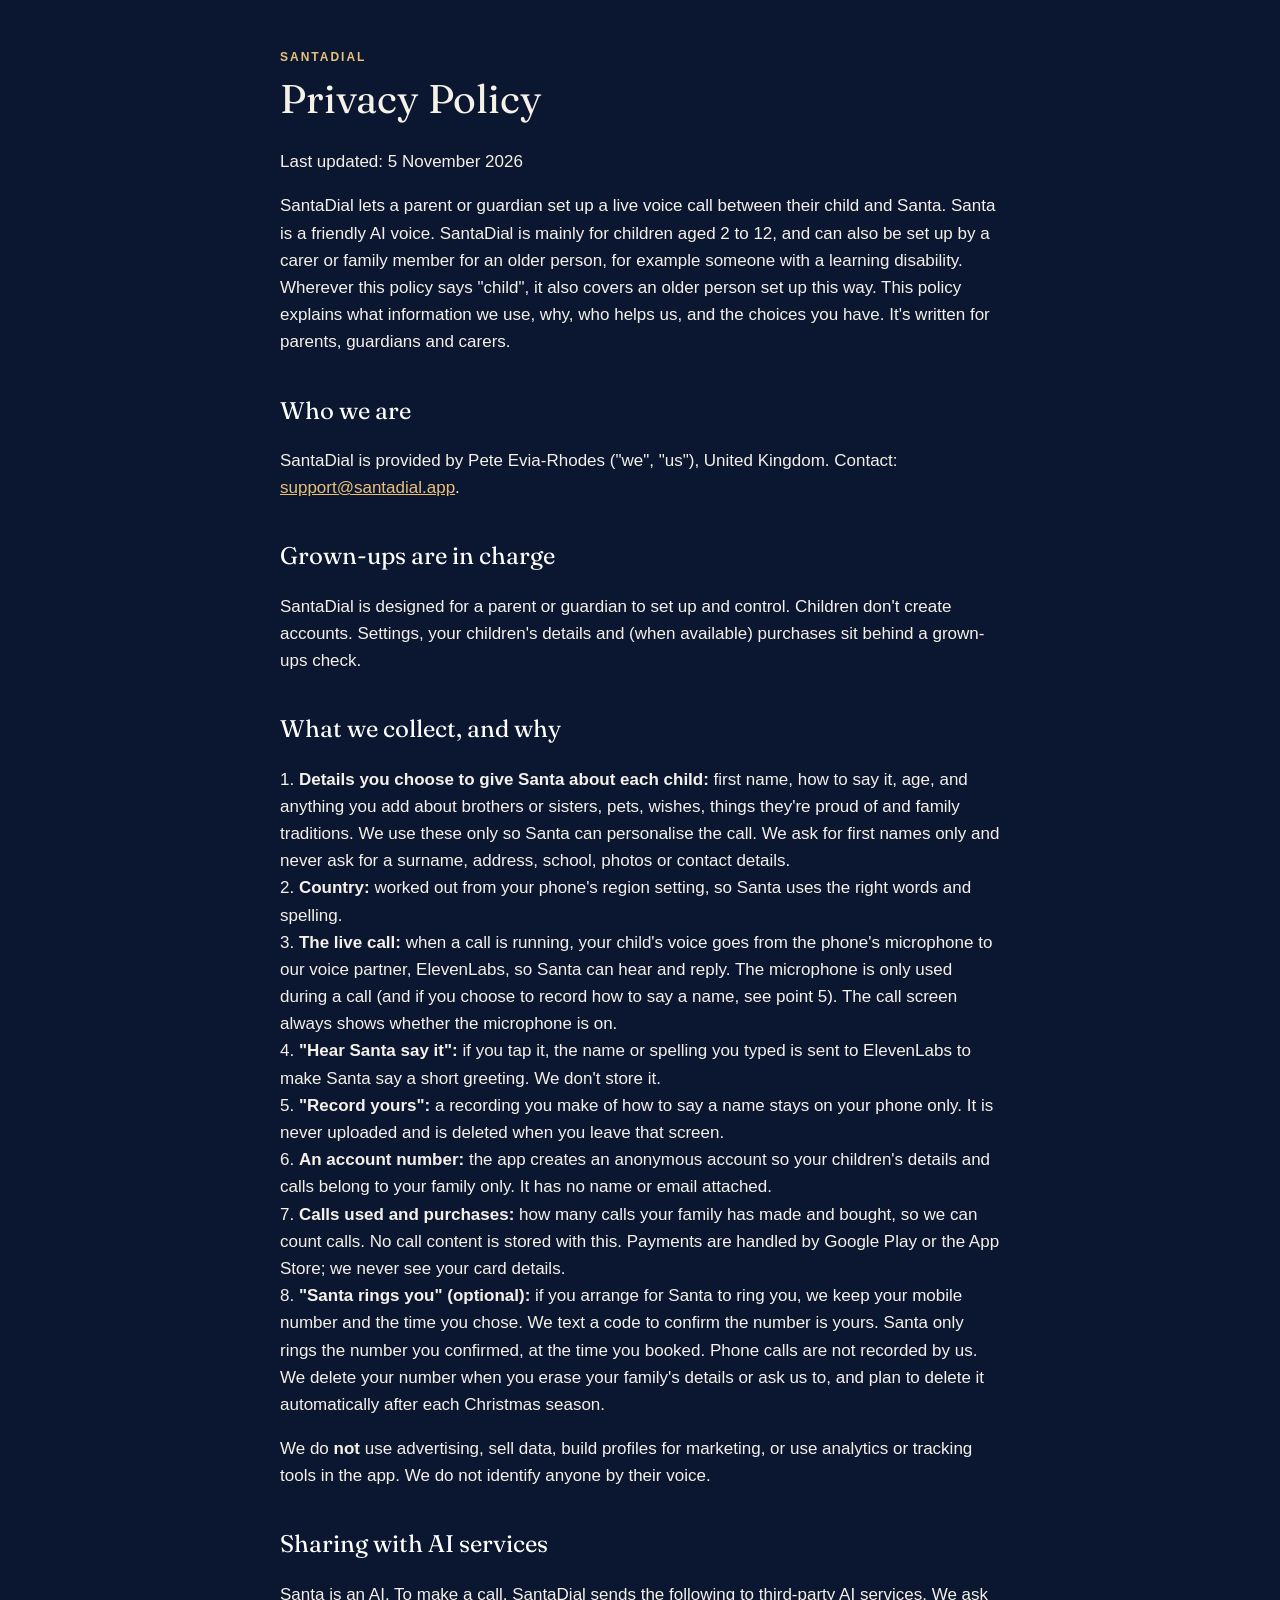
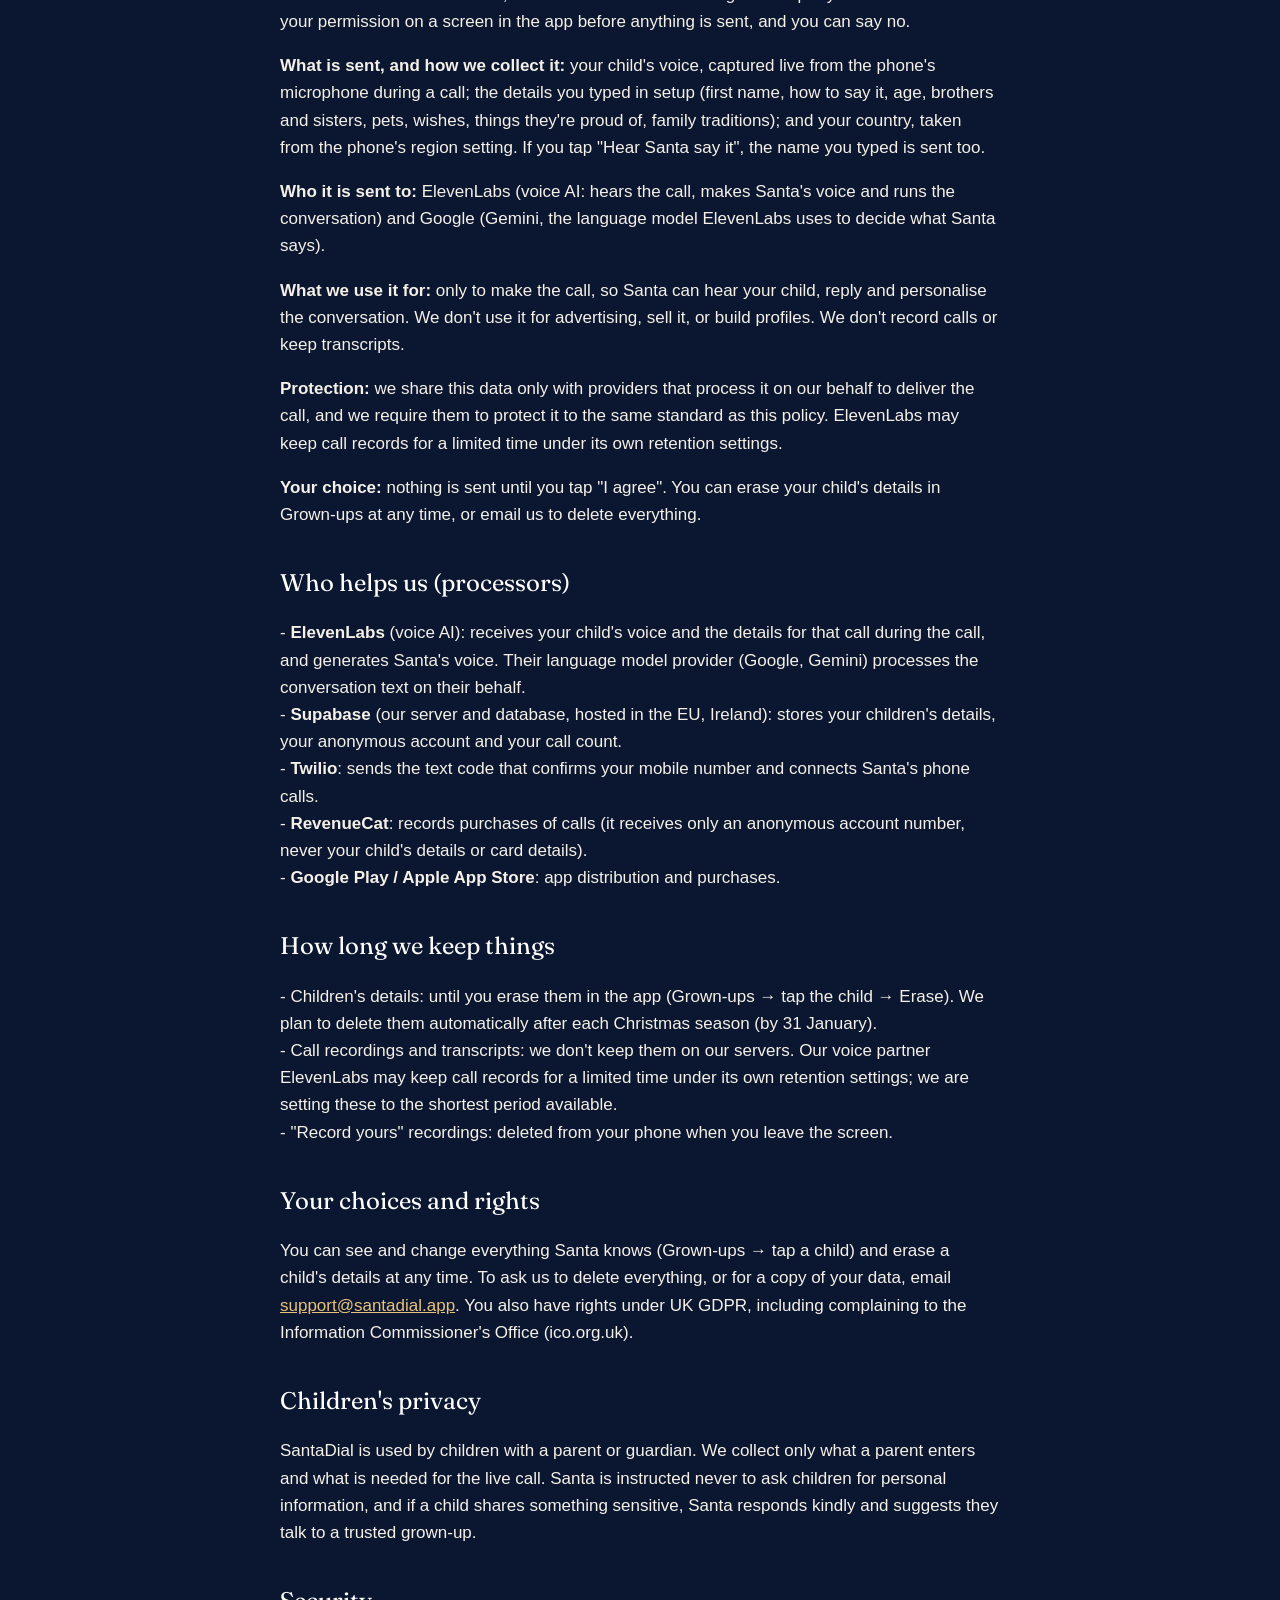
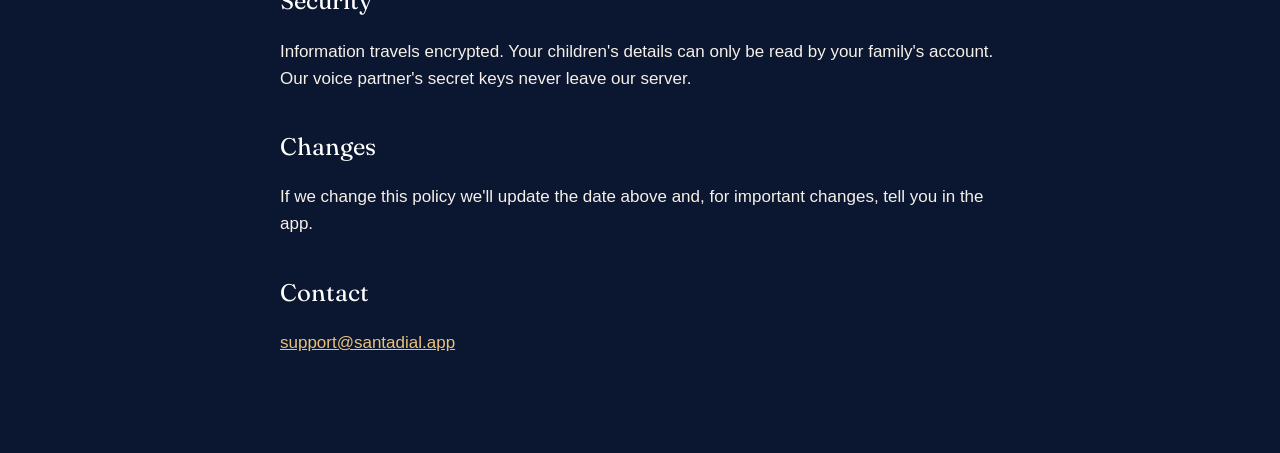
<file: privacy/index.html>
<!doctype html><html lang="en-GB"><head><meta charset="utf-8"><meta name="viewport" content="width=device-width,initial-scale=1">
<title>SantaDial Privacy Policy</title>
<link href="https://fonts.googleapis.com/css2?family=Fraunces:opsz,wght@9..144,400&display=swap" rel="stylesheet">
<style>body{margin:0;background:#0B1630;color:#F5F1E8;font:17px/1.6 -apple-system,BlinkMacSystemFont,"Segoe UI",sans-serif}
main{max-width:720px;margin:0 auto;padding:48px 20px 80px}h1,h2{font-family:Fraunces,Georgia,serif;font-weight:400}
h1{font-size:40px;margin:0 0 8px}h2{font-size:24px;margin:36px 0 8px;color:#fff}a{color:#E9C27A}.eyebrow{letter-spacing:2px;font-size:12px;font-weight:600;color:#E9C27A}
li{margin:6px 0}</style><link rel="stylesheet" href="../scale.css">
</head><body><main><div class="eyebrow">SANTADIAL</div><h1>Privacy Policy</h1><p>Last updated: 5 November 2026</p><p>SantaDial lets a parent or guardian set up a live voice call between their child and Santa. Santa is a friendly AI voice. SantaDial is mainly for children aged 2 to 12, and can also be set up by a carer or family member for an older person, for example someone with a learning disability. Wherever this policy says &quot;child&quot;, it also covers an older person set up this way. This policy explains what information we use, why, who helps us, and the choices you have. It&#x27;s written for parents, guardians and carers.</p><h2>Who we are</h2><p>SantaDial is provided by Pete Evia-Rhodes (&quot;we&quot;, &quot;us&quot;), United Kingdom. Contact: <a href="mailto:support@santadial.app">support@santadial.app</a>.</p><h2>Grown-ups are in charge</h2><p>SantaDial is designed for a parent or guardian to set up and control. Children don&#x27;t create accounts. Settings, your children&#x27;s details and (when available) purchases sit behind a grown-ups check.</p><h2>What we collect, and why</h2><p>1. <strong>Details you choose to give Santa about each child:</strong> first name, how to say it, age, and anything you add about brothers or sisters, pets, wishes, things they&#x27;re proud of and family traditions. We use these only so Santa can personalise the call. We ask for first names only and never ask for a surname, address, school, photos or contact details.<br>2. <strong>Country:</strong> worked out from your phone&#x27;s region setting, so Santa uses the right words and spelling.<br>3. <strong>The live call:</strong> when a call is running, your child&#x27;s voice goes from the phone&#x27;s microphone to our voice partner, ElevenLabs, so Santa can hear and reply. The microphone is only used during a call (and if you choose to record how to say a name, see point 5). The call screen always shows whether the microphone is on.<br>4. <strong>&quot;Hear Santa say it&quot;:</strong> if you tap it, the name or spelling you typed is sent to ElevenLabs to make Santa say a short greeting. We don&#x27;t store it.<br>5. <strong>&quot;Record yours&quot;:</strong> a recording you make of how to say a name stays on your phone only. It is never uploaded and is deleted when you leave that screen.<br>6. <strong>An account number:</strong> the app creates an anonymous account so your children&#x27;s details and calls belong to your family only. It has no name or email attached.<br>7. <strong>Calls used and purchases:</strong> how many calls your family has made and bought, so we can count calls. No call content is stored with this. Payments are handled by Google Play or the App Store; we never see your card details.<br>8. <strong>&quot;Santa rings you&quot; (optional):</strong> if you arrange for Santa to ring you, we keep your mobile number and the time you chose. We text a code to confirm the number is yours. Santa only rings the number you confirmed, at the time you booked. Phone calls are not recorded by us. We delete your number when you erase your family&#x27;s details or ask us to, and plan to delete it automatically after each Christmas season.</p><p>We do <strong>not</strong> use advertising, sell data, build profiles for marketing, or use analytics or tracking tools in the app. We do not identify anyone by their voice.</p><h2>Sharing with AI services</h2><p>Santa is an AI. To make a call, SantaDial sends the following to third-party AI services. We ask your permission on a screen in the app before anything is sent, and you can say no.</p><p><strong>What is sent, and how we collect it:</strong> your child&#x27;s voice, captured live from the phone&#x27;s microphone during a call; the details you typed in setup (first name, how to say it, age, brothers and sisters, pets, wishes, things they&#x27;re proud of, family traditions); and your country, taken from the phone&#x27;s region setting. If you tap &quot;Hear Santa say it&quot;, the name you typed is sent too.</p><p><strong>Who it is sent to:</strong> ElevenLabs (voice AI: hears the call, makes Santa&#x27;s voice and runs the conversation) and Google (Gemini, the language model ElevenLabs uses to decide what Santa says).</p><p><strong>What we use it for:</strong> only to make the call, so Santa can hear your child, reply and personalise the conversation. We don&#x27;t use it for advertising, sell it, or build profiles. We don&#x27;t record calls or keep transcripts.</p><p><strong>Protection:</strong> we share this data only with providers that process it on our behalf to deliver the call, and we require them to protect it to the same standard as this policy. ElevenLabs may keep call records for a limited time under its own retention settings.</p><p><strong>Your choice:</strong> nothing is sent until you tap &quot;I agree&quot;. You can erase your child&#x27;s details in Grown-ups at any time, or email us to delete everything.</p><h2>Who helps us (processors)</h2><p>- <strong>ElevenLabs</strong> (voice AI): receives your child&#x27;s voice and the details for that call during the call, and generates Santa&#x27;s voice. Their language model provider (Google, Gemini) processes the conversation text on their behalf. <br>- <strong>Supabase</strong> (our server and database, hosted in the EU, Ireland): stores your children&#x27;s details, your anonymous account and your call count.<br>- <strong>Twilio</strong>: sends the text code that confirms your mobile number and connects Santa&#x27;s phone calls.<br>- <strong>RevenueCat</strong>: records purchases of calls (it receives only an anonymous account number, never your child&#x27;s details or card details).<br>- <strong>Google Play / Apple App Store</strong>: app distribution and purchases.</p><h2>How long we keep things</h2><p>- Children&#x27;s details: until you erase them in the app (Grown-ups → tap the child → Erase). We plan to delete them automatically after each Christmas season (by 31 January). <br>- Call recordings and transcripts: we don&#x27;t keep them on our servers. Our voice partner ElevenLabs may keep call records for a limited time under its own retention settings; we are setting these to the shortest period available.<br>- &quot;Record yours&quot; recordings: deleted from your phone when you leave the screen.</p><h2>Your choices and rights</h2><p>You can see and change everything Santa knows (Grown-ups → tap a child) and erase a child&#x27;s details at any time. To ask us to delete everything, or for a copy of your data, email <a href="mailto:support@santadial.app">support@santadial.app</a>. You also have rights under UK GDPR, including complaining to the Information Commissioner&#x27;s Office (ico.org.uk).</p><h2>Children&#x27;s privacy</h2><p>SantaDial is used by children with a parent or guardian. We collect only what a parent enters and what is needed for the live call. Santa is instructed never to ask children for personal information, and if a child shares something sensitive, Santa responds kindly and suggests they talk to a trusted grown-up.</p><h2>Security</h2><p>Information travels encrypted. Your children&#x27;s details can only be read by your family&#x27;s account. Our voice partner&#x27;s secret keys never leave our server.</p><h2>Changes</h2><p>If we change this policy we&#x27;ll update the date above and, for important changes, tell you in the app.</p><h2>Contact</h2><p><a href="mailto:support@santadial.app">support@santadial.app</a></p></main></body></html>
</file>
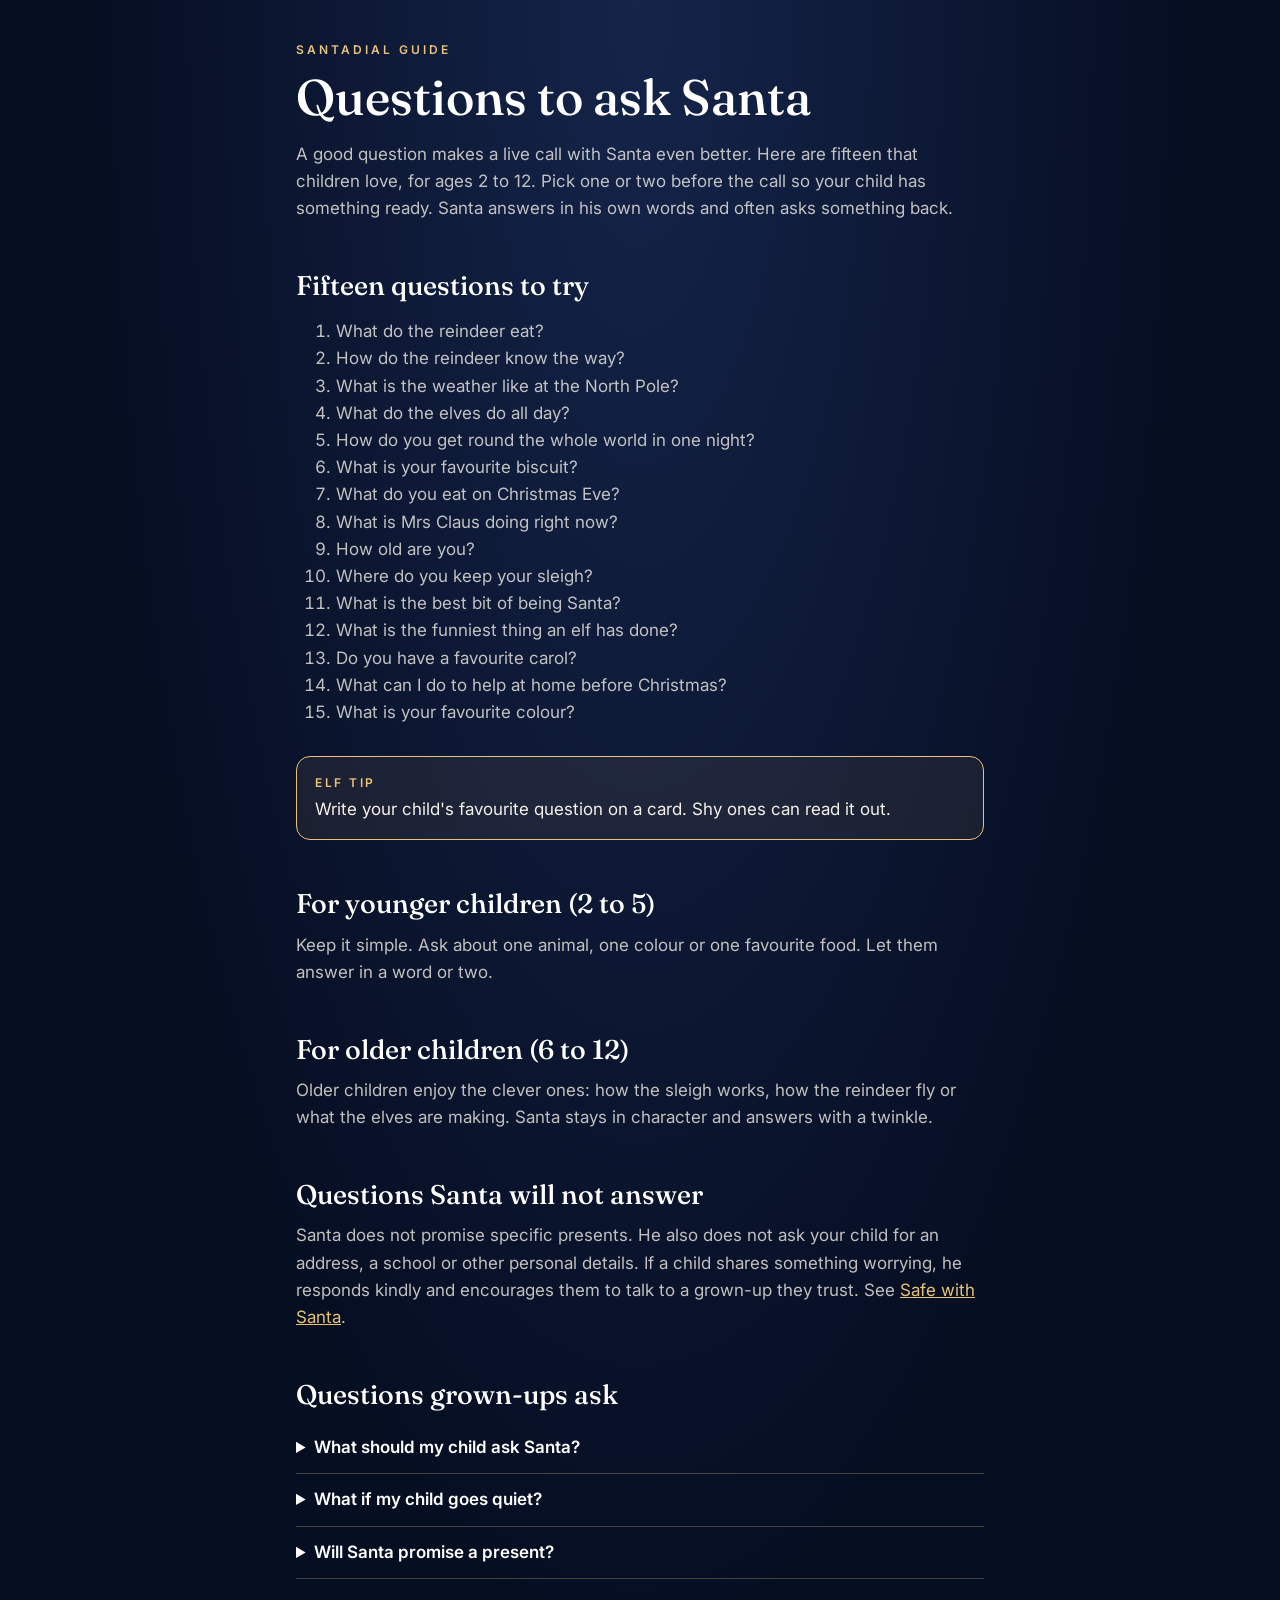
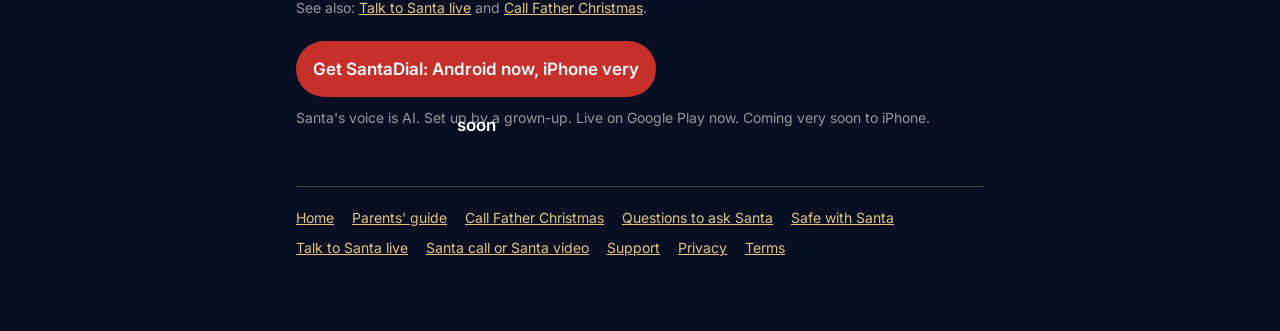
<file: questions-to-ask-santa/index.html>
<!doctype html>
<html lang="en-GB">
<head>
<meta charset="utf-8">
<meta name="viewport" content="width=device-width, initial-scale=1">
<title>Questions to ask Santa: 15 ideas for kids | SantaDial</title>
<meta name="description" content="Fifteen questions for children to ask Santa on a live call, with tips for shy and older children. SantaDial is live on Google Play now and coming very soon to iPhone.">
<meta property="og:title" content="Questions to ask Santa: 15 ideas for kids | SantaDial">
<meta property="og:description" content="Fifteen questions for children to ask Santa on a live call, with tips for shy and older children. SantaDial is live on Google Play now and coming very soon to iPhone.">
<link rel="canonical" href="https://santadial.app/questions-to-ask-santa/">
<link href="https://fonts.googleapis.com/css2?family=Fraunces:opsz,wght@9..144,500&family=Inter:wght@400;500;600&display=swap" rel="stylesheet">
<style>
:root{--night:#060E22;--navy:#0B1630;--gold:#E9C27A;--red:#C62F2A;--text:#F5F1E8;--muted:rgba(245,241,232,.78);--line:rgba(233,194,122,.28)}
*{box-sizing:border-box}
body{margin:0;background:radial-gradient(ellipse at 50% 0%,#14244a 0%,var(--night) 60%);color:var(--text);font:17px/1.6 Inter,-apple-system,BlinkMacSystemFont,"Segoe UI",sans-serif}
main{max-width:720px;margin:0 auto;padding:40px 16px 72px}
h1,h2,h3{font-family:Fraunces,Georgia,serif;font-weight:500;color:#fff;line-height:1.15}
h1{font-size:40px;margin:10px 0 14px}
h2{font-size:27px;margin:48px 0 12px}
h3{font-size:20px;margin:0 0 4px}
p{margin:0 0 16px;color:var(--muted)}
a{color:var(--gold)}
.eyebrow{font-size:12px;letter-spacing:3px;color:var(--gold);font-weight:600}
.btn{display:block;max-width:360px;height:56px;line-height:56px;border-radius:28px;font-weight:600;font-size:17px;text-decoration:none;text-align:center;background:var(--red);color:#fff;margin:22px 0 10px}
.fine{font-size:14px;color:rgba(245,241,232,.6)}
.facts{list-style:none;padding:0;margin:18px 0 0;display:flex;flex-wrap:wrap;gap:8px 18px;color:var(--gold);font-size:14px;font-weight:600}
.callouts{display:grid;gap:14px;margin:36px 0 0}
.callout{border:1px solid var(--line);border-radius:14px;padding:18px 18px 6px;background:rgba(255,255,255,.03)}
.chat{border:1px solid var(--line);border-radius:14px;padding:18px;background:rgba(255,255,255,.03)}
.chat p{margin:0 0 12px;padding:10px 14px;border-radius:14px;max-width:88%;color:var(--text)}
.chat .s{background:rgba(198,47,42,.28);border-top-left-radius:4px}
.chat .k{background:rgba(255,255,255,.12);margin-left:auto;border-top-right-radius:4px}
.steps{counter-reset:s;list-style:none;padding:0;margin:0}
.steps li{counter-increment:s;position:relative;padding:0 0 18px 48px;color:var(--muted)}
.steps li::before{content:counter(s);position:absolute;left:0;top:0;width:34px;height:34px;border-radius:50%;border:1.5px solid var(--gold);color:var(--gold);text-align:center;line-height:31px;font-weight:600}
.steps b{color:#fff;display:block}
table{width:100%;border-collapse:collapse;font-size:14px;table-layout:fixed}
th,td{padding:10px 8px;border-bottom:1px solid var(--line);text-align:left;vertical-align:top;word-wrap:break-word;color:var(--muted)}
th{color:#fff;font-weight:600}
th.us,td.us{color:var(--gold);background:rgba(233,194,122,.07)}
td:first-child{color:#fff;width:27%}
.price{border:1.5px solid var(--gold);border-radius:14px;padding:18px 20px;margin:22px 0}
.price b{font-family:Fraunces,Georgia,serif;font-size:26px;color:var(--gold);font-weight:500}
.elf{margin:30px 0;padding:16px 18px;border:1.5px solid var(--gold);border-radius:14px;background:rgba(233,194,122,.08)}
.elf span{display:block;font-size:12px;letter-spacing:2.5px;color:var(--gold);font-weight:600;margin-bottom:4px}
.elf p{margin:0;color:var(--text)}
details{border-bottom:1px solid var(--line);padding:12px 0}
summary{cursor:pointer;color:#fff;font-weight:600}
details p{margin:10px 0 0}
nav.foot{margin-top:56px;padding-top:20px;border-top:1px solid var(--line);font-size:14px;display:flex;flex-wrap:wrap;gap:8px 18px}
@media(min-width:640px){h1{font-size:50px}.callouts{grid-template-columns:repeat(3,1fr)}}
</style>
<script type="application/ld+json">{"@context": "https://schema.org", "@type": "FAQPage", "mainEntity": [{"@type": "Question", "name": "What should my child ask Santa?", "acceptedAnswer": {"@type": "Answer", "text": "Most children like to ask about the reindeer, the elves, the weather at the North Pole and how Santa gets round the world in one night. A question ready on the day helps shy children start."}}, {"@type": "Question", "name": "What if my child goes quiet?", "acceptedAnswer": {"@type": "Answer", "text": "That is fine. Shy children often warm up after the first question. Santa waits patiently and may ask something gentle to help."}}, {"@type": "Question", "name": "Will Santa promise a present?", "acceptedAnswer": {"@type": "Answer", "text": "No. He listens to wishes and keeps the magic going, but he does not promise presents."}}]}</script>
<link rel="stylesheet" href="../scale.css">
</head>
<body><main>
<div class="eyebrow">SANTADIAL GUIDE</div>
<h1>Questions to ask Santa</h1>
<p>A good question makes a live call with Santa even better. Here are fifteen that children love, for ages 2 to 12. Pick one or two before the call so your child has something ready. Santa answers in his own words and often asks something back.</p>
<h2>Fifteen questions to try</h2>
<ol style="color:var(--muted)"><li>What do the reindeer eat?</li><li>How do the reindeer know the way?</li><li>What is the weather like at the North Pole?</li><li>What do the elves do all day?</li><li>How do you get round the whole world in one night?</li><li>What is your favourite biscuit?</li><li>What do you eat on Christmas Eve?</li><li>What is Mrs Claus doing right now?</li><li>How old are you?</li><li>Where do you keep your sleigh?</li><li>What is the best bit of being Santa?</li><li>What is the funniest thing an elf has done?</li><li>Do you have a favourite carol?</li><li>What can I do to help at home before Christmas?</li><li>What is your favourite colour?</li></ol>
<div class="elf"><span>ELF TIP</span><p>Write your child's favourite question on a card. Shy ones can read it out.</p></div>
<h2>For younger children (2 to 5)</h2>
<p>Keep it simple. Ask about one animal, one colour or one favourite food. Let them answer in a word or two.</p>
<h2>For older children (6 to 12)</h2>
<p>Older children enjoy the clever ones: how the sleigh works, how the reindeer fly or what the elves are making. Santa stays in character and answers with a twinkle.</p>
<h2>Questions Santa will not answer</h2>
<p>Santa does not promise specific presents. He also does not ask your child for an address, a school or other personal details. If a child shares something worrying, he responds kindly and encourages them to talk to a grown-up they trust. See <a href="../safe-with-santa/">Safe with Santa</a>.</p>
<h2>Questions grown-ups ask</h2>
<details><summary>What should my child ask Santa?</summary><p>Most children like to ask about the reindeer, the elves, the weather at the North Pole and how Santa gets round the world in one night. A question ready on the day helps shy children start.</p></details><details><summary>What if my child goes quiet?</summary><p>That is fine. Shy children often warm up after the first question. Santa waits patiently and may ask something gentle to help.</p></details><details><summary>Will Santa promise a present?</summary><p>No. He listens to wishes and keeps the magic going, but he does not promise presents.</p></details>
<p class="fine" style="margin-top:18px">See also: <a href="../talk-to-santa-live/">Talk to Santa live</a> and <a href="../call-father-christmas/">Call Father Christmas</a>.</p>
<a class="btn" href="../get/?src=site">Get SantaDial: Android now, iPhone very soon</a>
<p class="fine">Santa's voice is AI. Set up by a grown-up. Live on Google Play now. Coming very soon to iPhone.</p>
<nav class="foot"><a href="../">Home</a><a href="../parents/">Parents' guide</a><a href="../call-father-christmas/">Call Father Christmas</a><a href="../questions-to-ask-santa/">Questions to ask Santa</a><a href="../safe-with-santa/">Safe with Santa</a><a href="../talk-to-santa-live/">Talk to Santa live</a><a href="../santa-call-vs-santa-video/">Santa call or Santa video</a><a href="../support/">Support</a><a href="../privacy/">Privacy</a><a href="../terms/">Terms</a></nav>
</main></body></html>
</file>
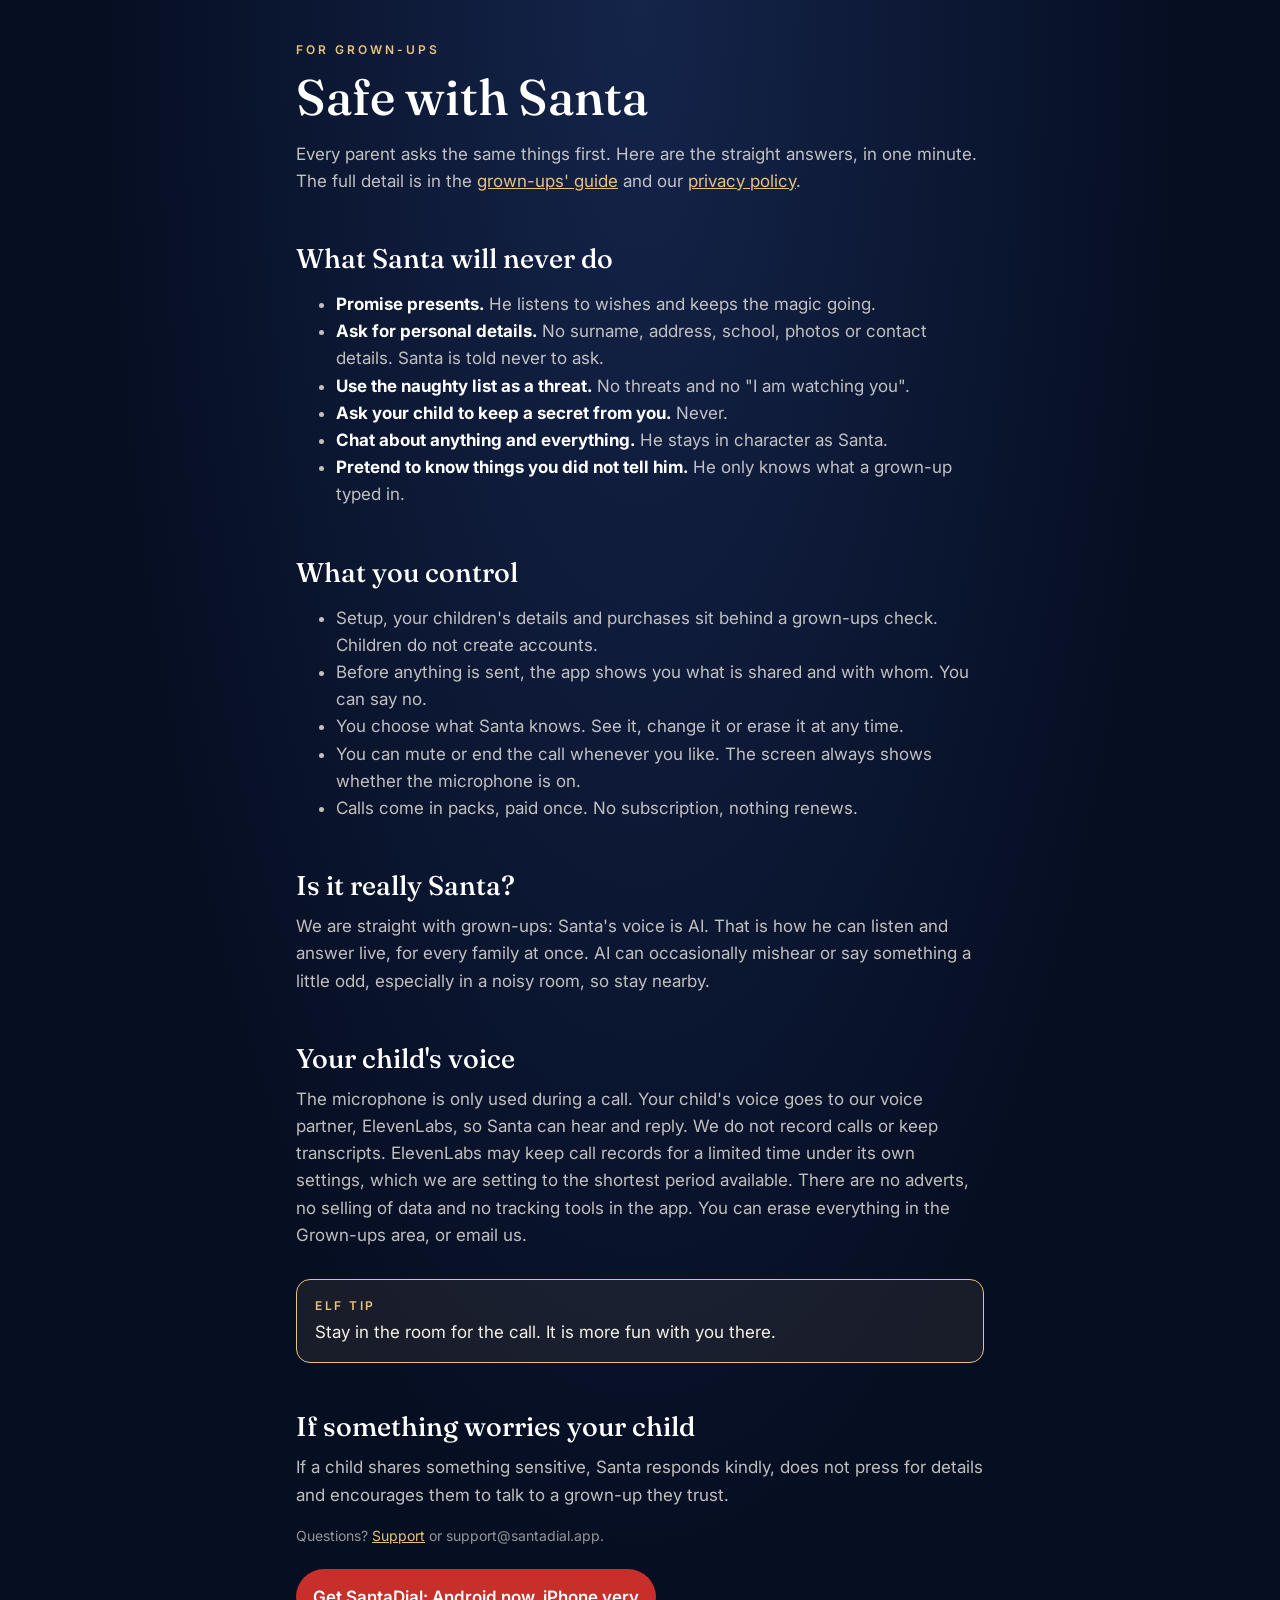
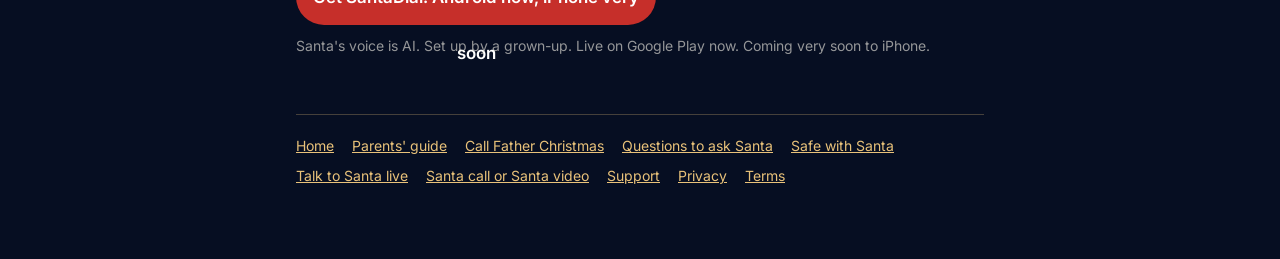
<file: safe-with-santa/index.html>
<!doctype html>
<html lang="en-GB">
<head>
<meta charset="utf-8">
<meta name="viewport" content="width=device-width, initial-scale=1">
<title>Safe with Santa: what he never asks or does | SantaDial</title>
<meta name="description" content="What Santa will never do, what grown-ups control and what happens to your child's voice on a SantaDial call. Live on Google Play now. Coming very soon to iPhone.">
<meta property="og:title" content="Safe with Santa: what he never asks or does | SantaDial">
<meta property="og:description" content="What Santa will never do, what grown-ups control and what happens to your child's voice on a SantaDial call. Live on Google Play now. Coming very soon to iPhone.">
<link rel="canonical" href="https://santadial.app/safe-with-santa/">
<link href="https://fonts.googleapis.com/css2?family=Fraunces:opsz,wght@9..144,500&family=Inter:wght@400;500;600&display=swap" rel="stylesheet">
<style>
:root{--night:#060E22;--navy:#0B1630;--gold:#E9C27A;--red:#C62F2A;--text:#F5F1E8;--muted:rgba(245,241,232,.78);--line:rgba(233,194,122,.28)}
*{box-sizing:border-box}
body{margin:0;background:radial-gradient(ellipse at 50% 0%,#14244a 0%,var(--night) 60%);color:var(--text);font:17px/1.6 Inter,-apple-system,BlinkMacSystemFont,"Segoe UI",sans-serif}
main{max-width:720px;margin:0 auto;padding:40px 16px 72px}
h1,h2,h3{font-family:Fraunces,Georgia,serif;font-weight:500;color:#fff;line-height:1.15}
h1{font-size:40px;margin:10px 0 14px}
h2{font-size:27px;margin:48px 0 12px}
h3{font-size:20px;margin:0 0 4px}
p{margin:0 0 16px;color:var(--muted)}
a{color:var(--gold)}
.eyebrow{font-size:12px;letter-spacing:3px;color:var(--gold);font-weight:600}
.btn{display:block;max-width:360px;height:56px;line-height:56px;border-radius:28px;font-weight:600;font-size:17px;text-decoration:none;text-align:center;background:var(--red);color:#fff;margin:22px 0 10px}
.fine{font-size:14px;color:rgba(245,241,232,.6)}
.facts{list-style:none;padding:0;margin:18px 0 0;display:flex;flex-wrap:wrap;gap:8px 18px;color:var(--gold);font-size:14px;font-weight:600}
.callouts{display:grid;gap:14px;margin:36px 0 0}
.callout{border:1px solid var(--line);border-radius:14px;padding:18px 18px 6px;background:rgba(255,255,255,.03)}
.chat{border:1px solid var(--line);border-radius:14px;padding:18px;background:rgba(255,255,255,.03)}
.chat p{margin:0 0 12px;padding:10px 14px;border-radius:14px;max-width:88%;color:var(--text)}
.chat .s{background:rgba(198,47,42,.28);border-top-left-radius:4px}
.chat .k{background:rgba(255,255,255,.12);margin-left:auto;border-top-right-radius:4px}
.steps{counter-reset:s;list-style:none;padding:0;margin:0}
.steps li{counter-increment:s;position:relative;padding:0 0 18px 48px;color:var(--muted)}
.steps li::before{content:counter(s);position:absolute;left:0;top:0;width:34px;height:34px;border-radius:50%;border:1.5px solid var(--gold);color:var(--gold);text-align:center;line-height:31px;font-weight:600}
.steps b{color:#fff;display:block}
table{width:100%;border-collapse:collapse;font-size:14px;table-layout:fixed}
th,td{padding:10px 8px;border-bottom:1px solid var(--line);text-align:left;vertical-align:top;word-wrap:break-word;color:var(--muted)}
th{color:#fff;font-weight:600}
th.us,td.us{color:var(--gold);background:rgba(233,194,122,.07)}
td:first-child{color:#fff;width:27%}
.price{border:1.5px solid var(--gold);border-radius:14px;padding:18px 20px;margin:22px 0}
.price b{font-family:Fraunces,Georgia,serif;font-size:26px;color:var(--gold);font-weight:500}
.elf{margin:30px 0;padding:16px 18px;border:1.5px solid var(--gold);border-radius:14px;background:rgba(233,194,122,.08)}
.elf span{display:block;font-size:12px;letter-spacing:2.5px;color:var(--gold);font-weight:600;margin-bottom:4px}
.elf p{margin:0;color:var(--text)}
details{border-bottom:1px solid var(--line);padding:12px 0}
summary{cursor:pointer;color:#fff;font-weight:600}
details p{margin:10px 0 0}
nav.foot{margin-top:56px;padding-top:20px;border-top:1px solid var(--line);font-size:14px;display:flex;flex-wrap:wrap;gap:8px 18px}
@media(min-width:640px){h1{font-size:50px}.callouts{grid-template-columns:repeat(3,1fr)}}
</style>
<link rel="stylesheet" href="../scale.css">
</head>
<body><main>
<div class="eyebrow">FOR GROWN-UPS</div>
<h1>Safe with Santa</h1>
<p>Every parent asks the same things first. Here are the straight answers, in one minute. The full detail is in the <a href="../parents/">grown-ups' guide</a> and our <a href="../privacy/">privacy policy</a>.</p>
<h2>What Santa will never do</h2>
<ul style="color:var(--muted)"><li><b style="color:#fff">Promise presents.</b> He listens to wishes and keeps the magic going.</li><li><b style="color:#fff">Ask for personal details.</b> No surname, address, school, photos or contact details. Santa is told never to ask.</li><li><b style="color:#fff">Use the naughty list as a threat.</b> No threats and no "I am watching you".</li><li><b style="color:#fff">Ask your child to keep a secret from you.</b> Never.</li><li><b style="color:#fff">Chat about anything and everything.</b> He stays in character as Santa.</li><li><b style="color:#fff">Pretend to know things you did not tell him.</b> He only knows what a grown-up typed in.</li></ul>
<h2>What you control</h2>
<ul style="color:var(--muted)">
<li>Setup, your children's details and purchases sit behind a grown-ups check. Children do not create accounts.</li>
<li>Before anything is sent, the app shows you what is shared and with whom. You can say no.</li>
<li>You choose what Santa knows. See it, change it or erase it at any time.</li>
<li>You can mute or end the call whenever you like. The screen always shows whether the microphone is on.</li>
<li>Calls come in packs, paid once. No subscription, nothing renews.</li></ul>
<h2>Is it really Santa?</h2>
<p>We are straight with grown-ups: Santa's voice is AI. That is how he can listen and answer live, for every family at once. AI can occasionally mishear or say something a little odd, especially in a noisy room, so stay nearby.</p>
<h2>Your child's voice</h2>
<p>The microphone is only used during a call. Your child's voice goes to our voice partner, ElevenLabs, so Santa can hear and reply. We do not record calls or keep transcripts. ElevenLabs may keep call records for a limited time under its own settings, which we are setting to the shortest period available. There are no adverts, no selling of data and no tracking tools in the app. You can erase everything in the Grown-ups area, or email us.</p>
<div class="elf"><span>ELF TIP</span><p>Stay in the room for the call. It is more fun with you there.</p></div>
<h2>If something worries your child</h2>
<p>If a child shares something sensitive, Santa responds kindly, does not press for details and encourages them to talk to a grown-up they trust.</p>
<p class="fine">Questions? <a href="../support/">Support</a> or support@santadial.app.</p>
<a class="btn" href="../get/?src=site">Get SantaDial: Android now, iPhone very soon</a>
<p class="fine">Santa's voice is AI. Set up by a grown-up. Live on Google Play now. Coming very soon to iPhone.</p>
<nav class="foot"><a href="../">Home</a><a href="../parents/">Parents' guide</a><a href="../call-father-christmas/">Call Father Christmas</a><a href="../questions-to-ask-santa/">Questions to ask Santa</a><a href="../safe-with-santa/">Safe with Santa</a><a href="../talk-to-santa-live/">Talk to Santa live</a><a href="../santa-call-vs-santa-video/">Santa call or Santa video</a><a href="../support/">Support</a><a href="../privacy/">Privacy</a><a href="../terms/">Terms</a></nav>
</main></body></html>
</file>
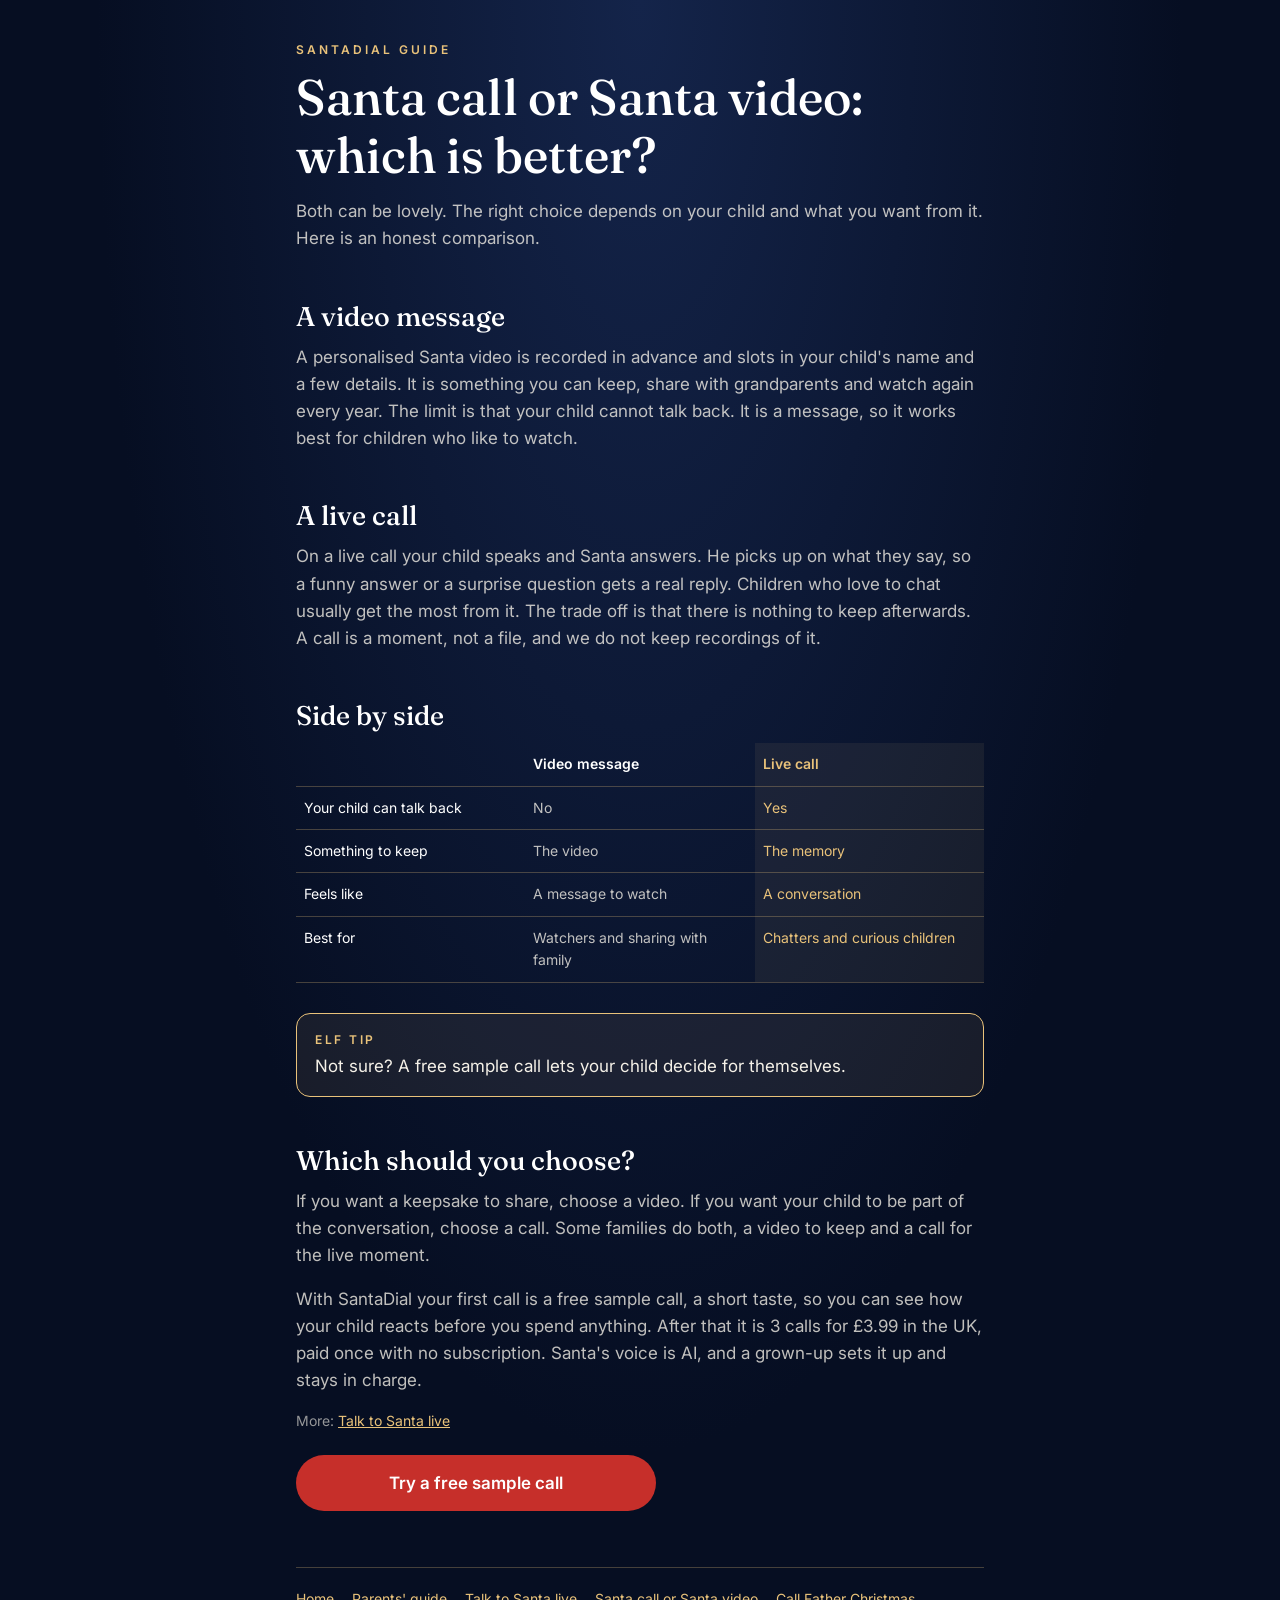
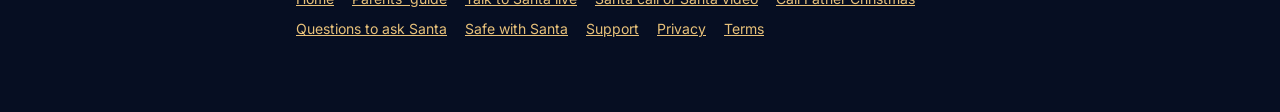
<file: santa-call-vs-santa-video/index.html>
<!doctype html>
<html lang="en-GB">
<head>
<meta charset="utf-8">
<meta name="viewport" content="width=device-width, initial-scale=1">
<title>Santa call or Santa video: which is better? | SantaDial</title>
<meta name="description" content="A fair comparison of a live Santa call and a personalised Santa video message, so you can choose what suits your child.">
<meta property="og:title" content="Santa call or Santa video: which is better? | SantaDial">
<meta property="og:description" content="A fair comparison of a live Santa call and a personalised Santa video message, so you can choose what suits your child.">
<link rel="canonical" href="https://santadial.app/santa-call-vs-santa-video/">
<link href="https://fonts.googleapis.com/css2?family=Fraunces:opsz,wght@9..144,500&family=Inter:wght@400;500;600&display=swap" rel="stylesheet">
<style>
:root{--night:#060E22;--navy:#0B1630;--gold:#E9C27A;--red:#C62F2A;--text:#F5F1E8;--muted:rgba(245,241,232,.78);--line:rgba(233,194,122,.28)}
*{box-sizing:border-box}
body{margin:0;background:radial-gradient(ellipse at 50% 0%,#14244a 0%,var(--night) 60%);color:var(--text);font:17px/1.6 Inter,-apple-system,BlinkMacSystemFont,"Segoe UI",sans-serif}
main{max-width:720px;margin:0 auto;padding:40px 16px 72px}
h1,h2,h3{font-family:Fraunces,Georgia,serif;font-weight:500;color:#fff;line-height:1.15}
h1{font-size:40px;margin:10px 0 14px}
h2{font-size:27px;margin:48px 0 12px}
h3{font-size:20px;margin:0 0 4px}
p{margin:0 0 16px;color:var(--muted)}
a{color:var(--gold)}
.eyebrow{font-size:12px;letter-spacing:3px;color:var(--gold);font-weight:600}
.btn{display:block;max-width:360px;height:56px;line-height:56px;border-radius:28px;font-weight:600;font-size:17px;text-decoration:none;text-align:center;background:var(--red);color:#fff;margin:22px 0 10px}
.fine{font-size:14px;color:rgba(245,241,232,.6)}
.facts{list-style:none;padding:0;margin:18px 0 0;display:flex;flex-wrap:wrap;gap:8px 18px;color:var(--gold);font-size:14px;font-weight:600}
.callouts{display:grid;gap:14px;margin:36px 0 0}
.callout{border:1px solid var(--line);border-radius:14px;padding:18px 18px 6px;background:rgba(255,255,255,.03)}
.chat{border:1px solid var(--line);border-radius:14px;padding:18px;background:rgba(255,255,255,.03)}
.chat p{margin:0 0 12px;padding:10px 14px;border-radius:14px;max-width:88%;color:var(--text)}
.chat .s{background:rgba(198,47,42,.28);border-top-left-radius:4px}
.chat .k{background:rgba(255,255,255,.12);margin-left:auto;border-top-right-radius:4px}
.steps{counter-reset:s;list-style:none;padding:0;margin:0}
.steps li{counter-increment:s;position:relative;padding:0 0 18px 48px;color:var(--muted)}
.steps li::before{content:counter(s);position:absolute;left:0;top:0;width:34px;height:34px;border-radius:50%;border:1.5px solid var(--gold);color:var(--gold);text-align:center;line-height:31px;font-weight:600}
.steps b{color:#fff;display:block}
table{width:100%;border-collapse:collapse;font-size:14px;table-layout:fixed}
th,td{padding:10px 8px;border-bottom:1px solid var(--line);text-align:left;vertical-align:top;word-wrap:break-word;color:var(--muted)}
th{color:#fff;font-weight:600}
th.us,td.us{color:var(--gold);background:rgba(233,194,122,.07)}
td:first-child{color:#fff;width:27%}
.price{border:1.5px solid var(--gold);border-radius:14px;padding:18px 20px;margin:22px 0}
.price b{font-family:Fraunces,Georgia,serif;font-size:26px;color:var(--gold);font-weight:500}
.elf{margin:30px 0;padding:16px 18px;border:1.5px solid var(--gold);border-radius:14px;background:rgba(233,194,122,.08)}
.elf span{display:block;font-size:12px;letter-spacing:2.5px;color:var(--gold);font-weight:600;margin-bottom:4px}
.elf p{margin:0;color:var(--text)}
details{border-bottom:1px solid var(--line);padding:12px 0}
summary{cursor:pointer;color:#fff;font-weight:600}
details p{margin:10px 0 0}
nav.foot{margin-top:56px;padding-top:20px;border-top:1px solid var(--line);font-size:14px;display:flex;flex-wrap:wrap;gap:8px 18px}
@media(min-width:640px){h1{font-size:50px}.callouts{grid-template-columns:repeat(3,1fr)}}
</style>
<link rel="stylesheet" href="../scale.css">
</head>
<body><main>
<div class="eyebrow">SANTADIAL GUIDE</div>
<h1>Santa call or Santa video: which is better?</h1>
<p>Both can be lovely. The right choice depends on your child and what you want from it. Here is an honest comparison.</p>
<h2>A video message</h2>
<p>A personalised Santa video is recorded in advance and slots in your child's name and a few details. It is something you can keep, share with grandparents and watch again every year. The limit is that your child cannot talk back. It is a message, so it works best for children who like to watch.</p>
<h2>A live call</h2>
<p>On a live call your child speaks and Santa answers. He picks up on what they say, so a funny answer or a surprise question gets a real reply. Children who love to chat usually get the most from it. The trade off is that there is nothing to keep afterwards. A call is a moment, not a file, and we do not keep recordings of it.</p>
<h2>Side by side</h2>
<table>
<tr><th></th><th>Video message</th><th class="us">Live call</th></tr>
<tr><td>Your child can talk back</td><td>No</td><td class="us">Yes</td></tr>
<tr><td>Something to keep</td><td>The video</td><td class="us">The memory</td></tr>
<tr><td>Feels like</td><td>A message to watch</td><td class="us">A conversation</td></tr>
<tr><td>Best for</td><td>Watchers and sharing with family</td><td class="us">Chatters and curious children</td></tr>
</table>
<div class="elf"><span>ELF TIP</span><p>Not sure? A free sample call lets your child decide for themselves.</p></div>
<h2>Which should you choose?</h2>
<p>If you want a keepsake to share, choose a video. If you want your child to be part of the conversation, choose a call. Some families do both, a video to keep and a call for the live moment.</p>
<p>With SantaDial your first call is a free sample call, a short taste, so you can see how your child reacts before you spend anything. After that it is 3 calls for £3.99 in the UK, paid once with no subscription. Santa's voice is AI, and a grown-up sets it up and stays in charge.</p>
<p class="fine">More: <a href="../talk-to-santa-live/">Talk to Santa live</a></p>
<a class="btn" href="../get/">Try a free sample call</a>
<nav class="foot"><a href="../">Home</a><a href="../parents/">Parents' guide</a><a href="../talk-to-santa-live/">Talk to Santa live</a><a href="../santa-call-vs-santa-video/">Santa call or Santa video</a><a href="../call-father-christmas/">Call Father Christmas</a><a href="../questions-to-ask-santa/">Questions to ask Santa</a><a href="../safe-with-santa/">Safe with Santa</a><a href="../support/">Support</a><a href="../privacy/">Privacy</a><a href="../terms/">Terms</a></nav>
</main></body></html>
</file>
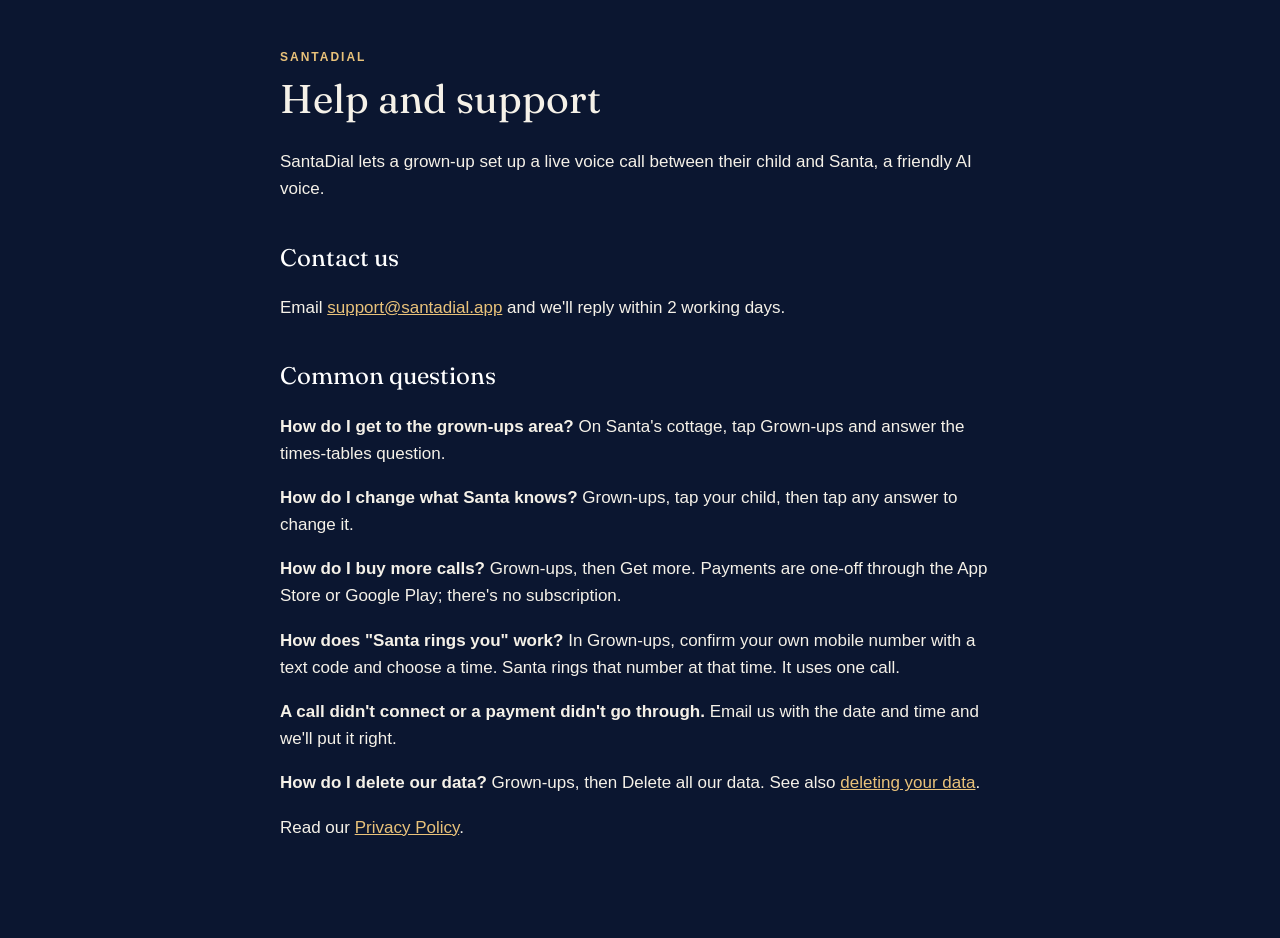
<file: support/index.html>
<!doctype html><html lang="en-GB"><head><meta charset="utf-8"><meta name="viewport" content="width=device-width,initial-scale=1">
<title>SantaDial Support</title>
<link href="https://fonts.googleapis.com/css2?family=Fraunces:opsz,wght@9..144,400&display=swap" rel="stylesheet">
<style>body{margin:0;background:#0B1630;color:#F5F1E8;font:17px/1.6 -apple-system,BlinkMacSystemFont,"Segoe UI",sans-serif}
main{max-width:720px;margin:0 auto;padding:48px 20px 80px}h1,h2{font-family:Fraunces,Georgia,serif;font-weight:400}
h1{font-size:40px;margin:0 0 8px}h2{font-size:24px;margin:36px 0 8px;color:#fff}a{color:#E9C27A}.eyebrow{letter-spacing:2px;font-size:12px;font-weight:600;color:#E9C27A}</style><link rel="stylesheet" href="../scale.css">
</head>
<body><main><div class="eyebrow">SANTADIAL</div><h1>Help and support</h1>
<p>SantaDial lets a grown-up set up a live voice call between their child and Santa, a friendly AI voice.</p>
<h2>Contact us</h2><p>Email <a href="mailto:support@santadial.app">support@santadial.app</a> and we'll reply within 2 working days.</p>
<h2>Common questions</h2>
<p><strong>How do I get to the grown-ups area?</strong> On Santa's cottage, tap Grown-ups and answer the times-tables question.</p>
<p><strong>How do I change what Santa knows?</strong> Grown-ups, tap your child, then tap any answer to change it.</p>
<p><strong>How do I buy more calls?</strong> Grown-ups, then Get more. Payments are one-off through the App Store or Google Play; there's no subscription.</p>
<p><strong>How does "Santa rings you" work?</strong> In Grown-ups, confirm your own mobile number with a text code and choose a time. Santa rings that number at that time. It uses one call.</p>
<p><strong>A call didn't connect or a payment didn't go through.</strong> Email us with the date and time and we'll put it right.</p>
<p><strong>How do I delete our data?</strong> Grown-ups, then Delete all our data. See also <a href="../delete-data/">deleting your data</a>.</p>
<p>Read our <a href="../privacy/">Privacy Policy</a>.</p></main></body></html>
</file>
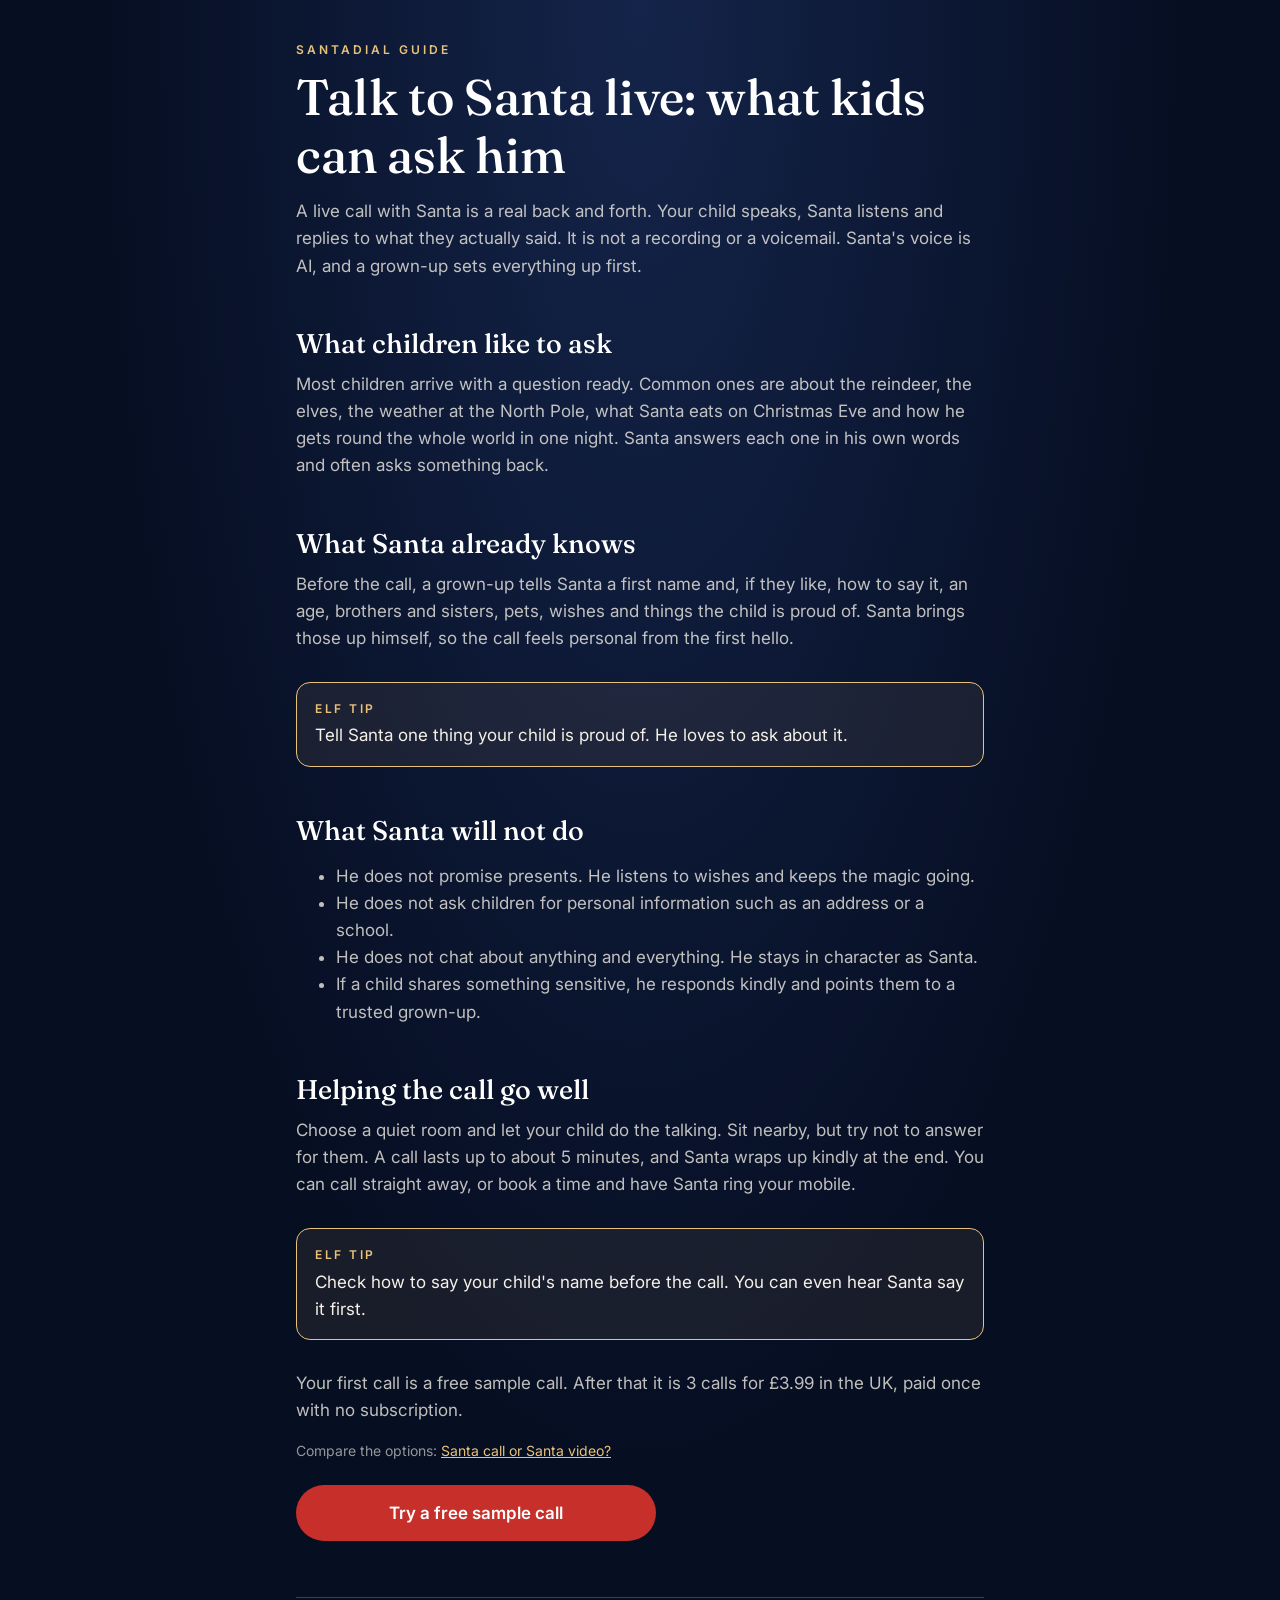
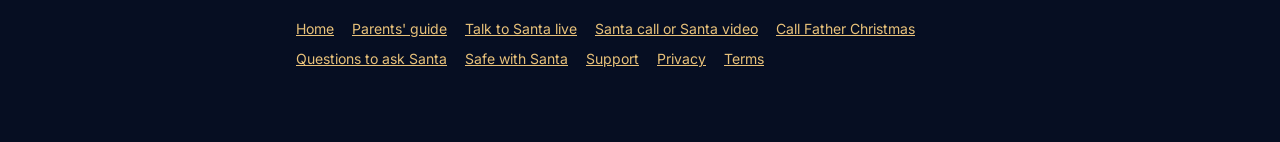
<file: talk-to-santa-live/index.html>
<!doctype html>
<html lang="en-GB">
<head>
<meta charset="utf-8">
<meta name="viewport" content="width=device-width, initial-scale=1">
<title>Talk to Santa live: what kids can ask him | SantaDial</title>
<meta name="description" content="What happens on a live call with Santa, what children can ask him and how to help the call go well.">
<meta property="og:title" content="Talk to Santa live: what kids can ask him | SantaDial">
<meta property="og:description" content="What happens on a live call with Santa, what children can ask him and how to help the call go well.">
<link rel="canonical" href="https://santadial.app/talk-to-santa-live/">
<link href="https://fonts.googleapis.com/css2?family=Fraunces:opsz,wght@9..144,500&family=Inter:wght@400;500;600&display=swap" rel="stylesheet">
<style>
:root{--night:#060E22;--navy:#0B1630;--gold:#E9C27A;--red:#C62F2A;--text:#F5F1E8;--muted:rgba(245,241,232,.78);--line:rgba(233,194,122,.28)}
*{box-sizing:border-box}
body{margin:0;background:radial-gradient(ellipse at 50% 0%,#14244a 0%,var(--night) 60%);color:var(--text);font:17px/1.6 Inter,-apple-system,BlinkMacSystemFont,"Segoe UI",sans-serif}
main{max-width:720px;margin:0 auto;padding:40px 16px 72px}
h1,h2,h3{font-family:Fraunces,Georgia,serif;font-weight:500;color:#fff;line-height:1.15}
h1{font-size:40px;margin:10px 0 14px}
h2{font-size:27px;margin:48px 0 12px}
h3{font-size:20px;margin:0 0 4px}
p{margin:0 0 16px;color:var(--muted)}
a{color:var(--gold)}
.eyebrow{font-size:12px;letter-spacing:3px;color:var(--gold);font-weight:600}
.btn{display:block;max-width:360px;height:56px;line-height:56px;border-radius:28px;font-weight:600;font-size:17px;text-decoration:none;text-align:center;background:var(--red);color:#fff;margin:22px 0 10px}
.fine{font-size:14px;color:rgba(245,241,232,.6)}
.facts{list-style:none;padding:0;margin:18px 0 0;display:flex;flex-wrap:wrap;gap:8px 18px;color:var(--gold);font-size:14px;font-weight:600}
.callouts{display:grid;gap:14px;margin:36px 0 0}
.callout{border:1px solid var(--line);border-radius:14px;padding:18px 18px 6px;background:rgba(255,255,255,.03)}
.chat{border:1px solid var(--line);border-radius:14px;padding:18px;background:rgba(255,255,255,.03)}
.chat p{margin:0 0 12px;padding:10px 14px;border-radius:14px;max-width:88%;color:var(--text)}
.chat .s{background:rgba(198,47,42,.28);border-top-left-radius:4px}
.chat .k{background:rgba(255,255,255,.12);margin-left:auto;border-top-right-radius:4px}
.steps{counter-reset:s;list-style:none;padding:0;margin:0}
.steps li{counter-increment:s;position:relative;padding:0 0 18px 48px;color:var(--muted)}
.steps li::before{content:counter(s);position:absolute;left:0;top:0;width:34px;height:34px;border-radius:50%;border:1.5px solid var(--gold);color:var(--gold);text-align:center;line-height:31px;font-weight:600}
.steps b{color:#fff;display:block}
table{width:100%;border-collapse:collapse;font-size:14px;table-layout:fixed}
th,td{padding:10px 8px;border-bottom:1px solid var(--line);text-align:left;vertical-align:top;word-wrap:break-word;color:var(--muted)}
th{color:#fff;font-weight:600}
th.us,td.us{color:var(--gold);background:rgba(233,194,122,.07)}
td:first-child{color:#fff;width:27%}
.price{border:1.5px solid var(--gold);border-radius:14px;padding:18px 20px;margin:22px 0}
.price b{font-family:Fraunces,Georgia,serif;font-size:26px;color:var(--gold);font-weight:500}
.elf{margin:30px 0;padding:16px 18px;border:1.5px solid var(--gold);border-radius:14px;background:rgba(233,194,122,.08)}
.elf span{display:block;font-size:12px;letter-spacing:2.5px;color:var(--gold);font-weight:600;margin-bottom:4px}
.elf p{margin:0;color:var(--text)}
details{border-bottom:1px solid var(--line);padding:12px 0}
summary{cursor:pointer;color:#fff;font-weight:600}
details p{margin:10px 0 0}
nav.foot{margin-top:56px;padding-top:20px;border-top:1px solid var(--line);font-size:14px;display:flex;flex-wrap:wrap;gap:8px 18px}
@media(min-width:640px){h1{font-size:50px}.callouts{grid-template-columns:repeat(3,1fr)}}
</style>
<link rel="stylesheet" href="../scale.css">
</head>
<body><main>
<div class="eyebrow">SANTADIAL GUIDE</div>
<h1>Talk to Santa live: what kids can ask him</h1>
<p>A live call with Santa is a real back and forth. Your child speaks, Santa listens and replies to what they actually said. It is not a recording or a voicemail. Santa's voice is AI, and a grown-up sets everything up first.</p>
<h2>What children like to ask</h2>
<p>Most children arrive with a question ready. Common ones are about the reindeer, the elves, the weather at the North Pole, what Santa eats on Christmas Eve and how he gets round the whole world in one night. Santa answers each one in his own words and often asks something back.</p>
<h2>What Santa already knows</h2>
<p>Before the call, a grown-up tells Santa a first name and, if they like, how to say it, an age, brothers and sisters, pets, wishes and things the child is proud of. Santa brings those up himself, so the call feels personal from the first hello.</p>
<div class="elf"><span>ELF TIP</span><p>Tell Santa one thing your child is proud of. He loves to ask about it.</p></div>
<h2>What Santa will not do</h2>
<ul style="color:var(--muted)">
<li>He does not promise presents. He listens to wishes and keeps the magic going.</li>
<li>He does not ask children for personal information such as an address or a school.</li>
<li>He does not chat about anything and everything. He stays in character as Santa.</li>
<li>If a child shares something sensitive, he responds kindly and points them to a trusted grown-up.</li>
</ul>
<h2>Helping the call go well</h2>
<p>Choose a quiet room and let your child do the talking. Sit nearby, but try not to answer for them. A call lasts up to about 5 minutes, and Santa wraps up kindly at the end. You can call straight away, or book a time and have Santa ring your mobile.</p>
<div class="elf"><span>ELF TIP</span><p>Check how to say your child's name before the call. You can even hear Santa say it first.</p></div>
<p>Your first call is a free sample call. After that it is 3 calls for £3.99 in the UK, paid once with no subscription.</p>
<p class="fine">Compare the options: <a href="../santa-call-vs-santa-video/">Santa call or Santa video?</a></p>
<a class="btn" href="../get/">Try a free sample call</a>
<nav class="foot"><a href="../">Home</a><a href="../parents/">Parents' guide</a><a href="../talk-to-santa-live/">Talk to Santa live</a><a href="../santa-call-vs-santa-video/">Santa call or Santa video</a><a href="../call-father-christmas/">Call Father Christmas</a><a href="../questions-to-ask-santa/">Questions to ask Santa</a><a href="../safe-with-santa/">Safe with Santa</a><a href="../support/">Support</a><a href="../privacy/">Privacy</a><a href="../terms/">Terms</a></nav>
</main></body></html>
</file>
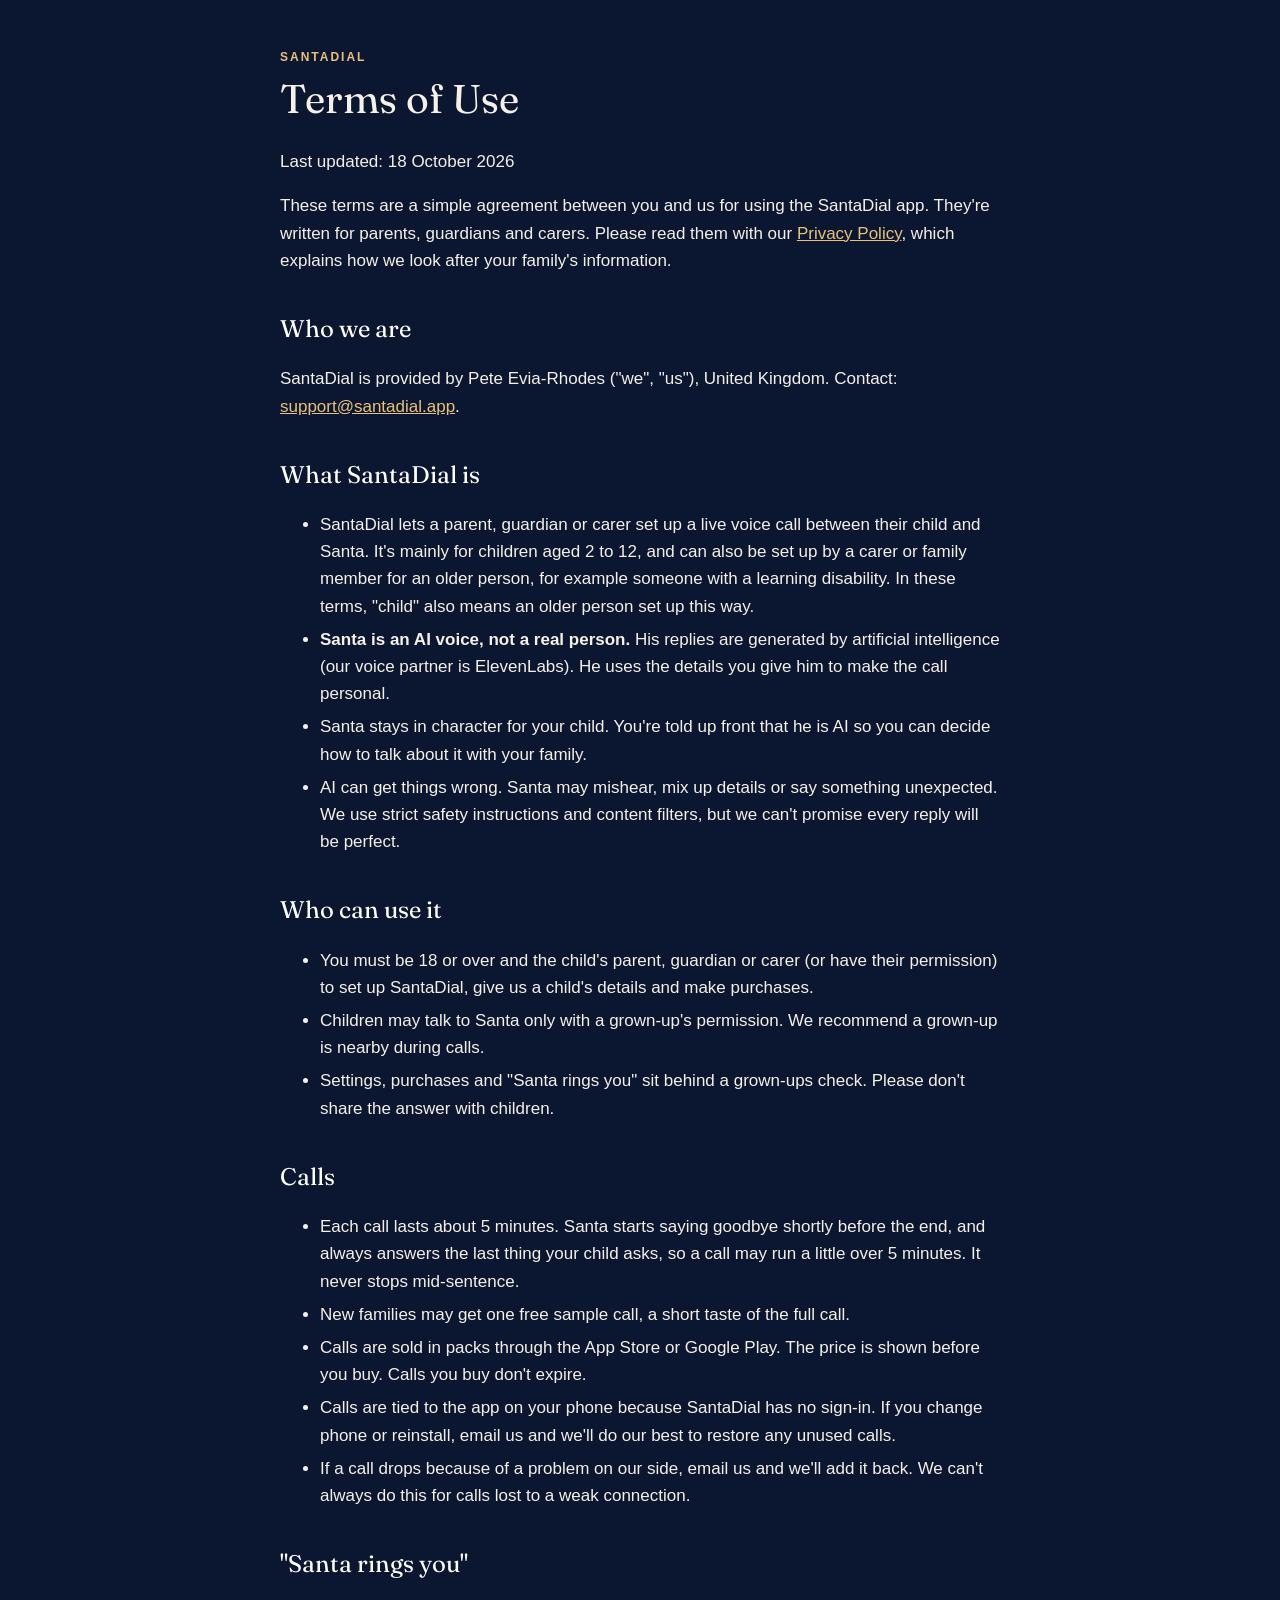
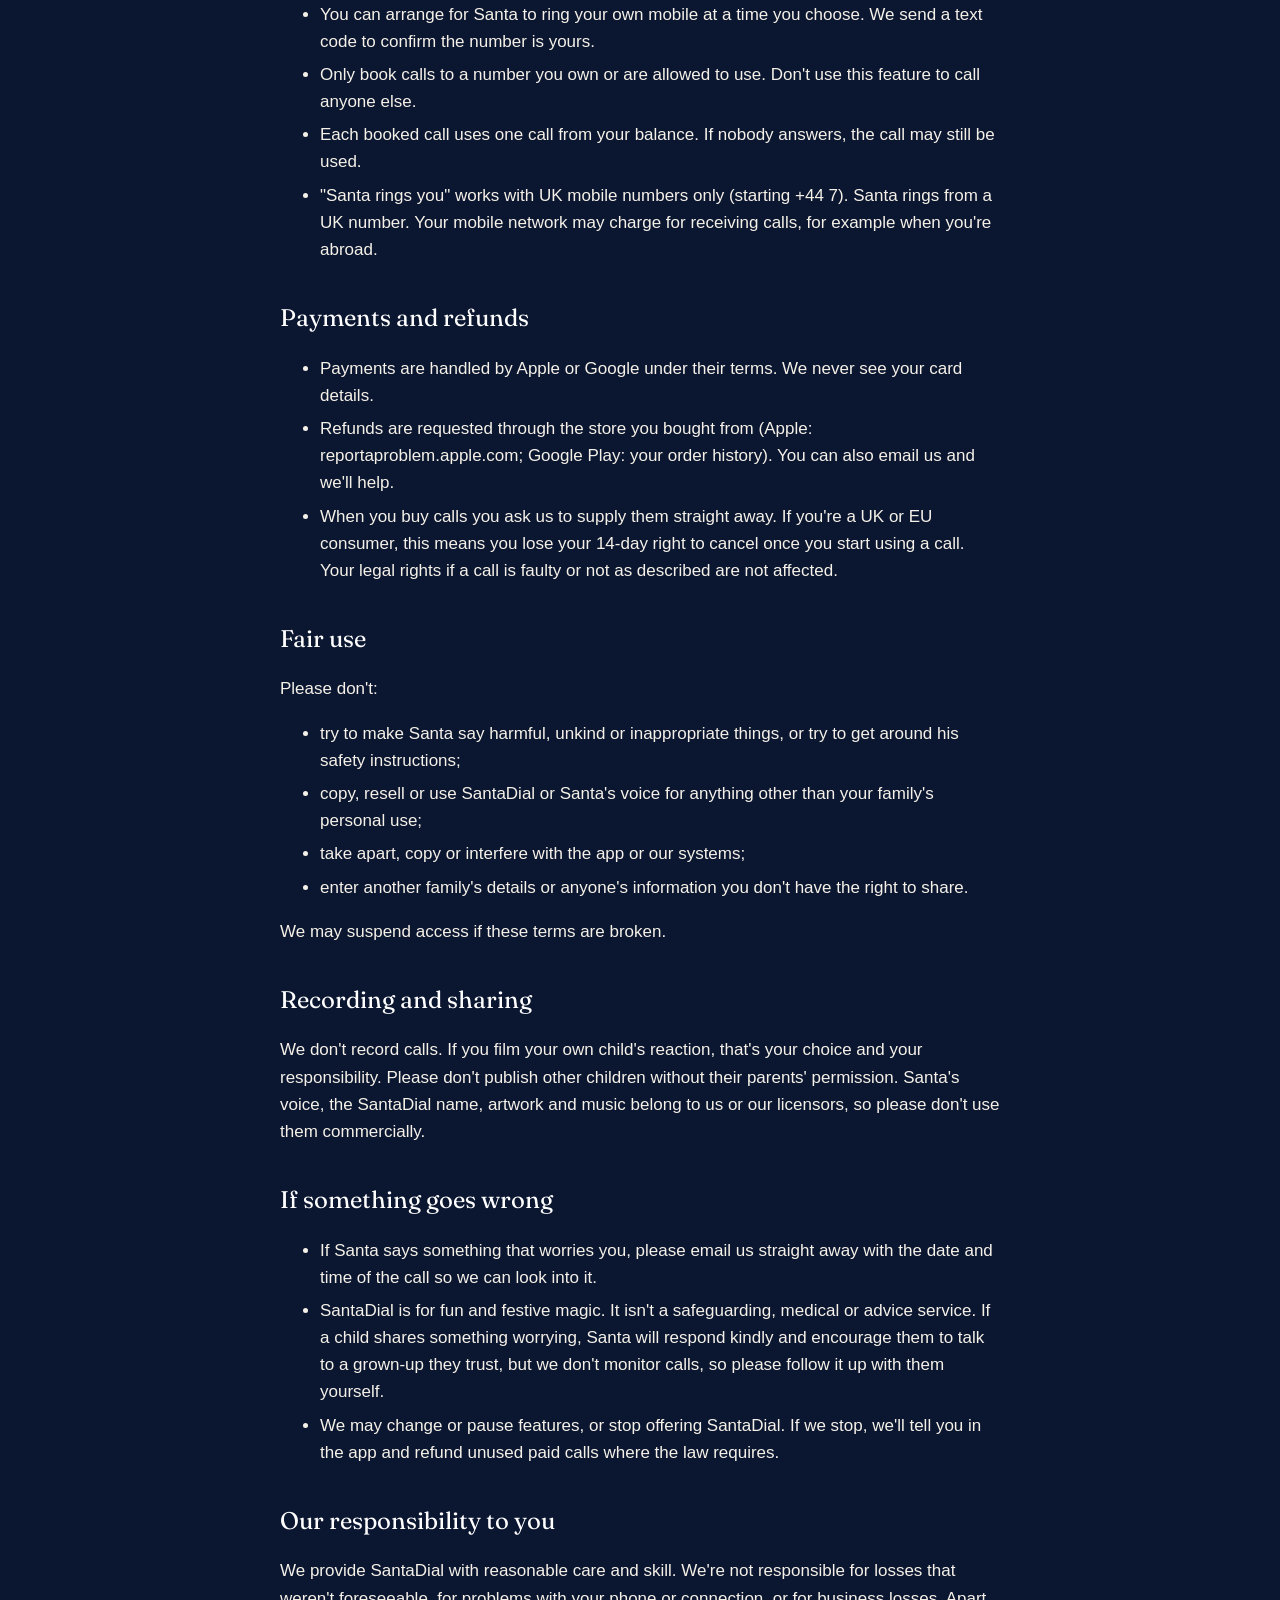
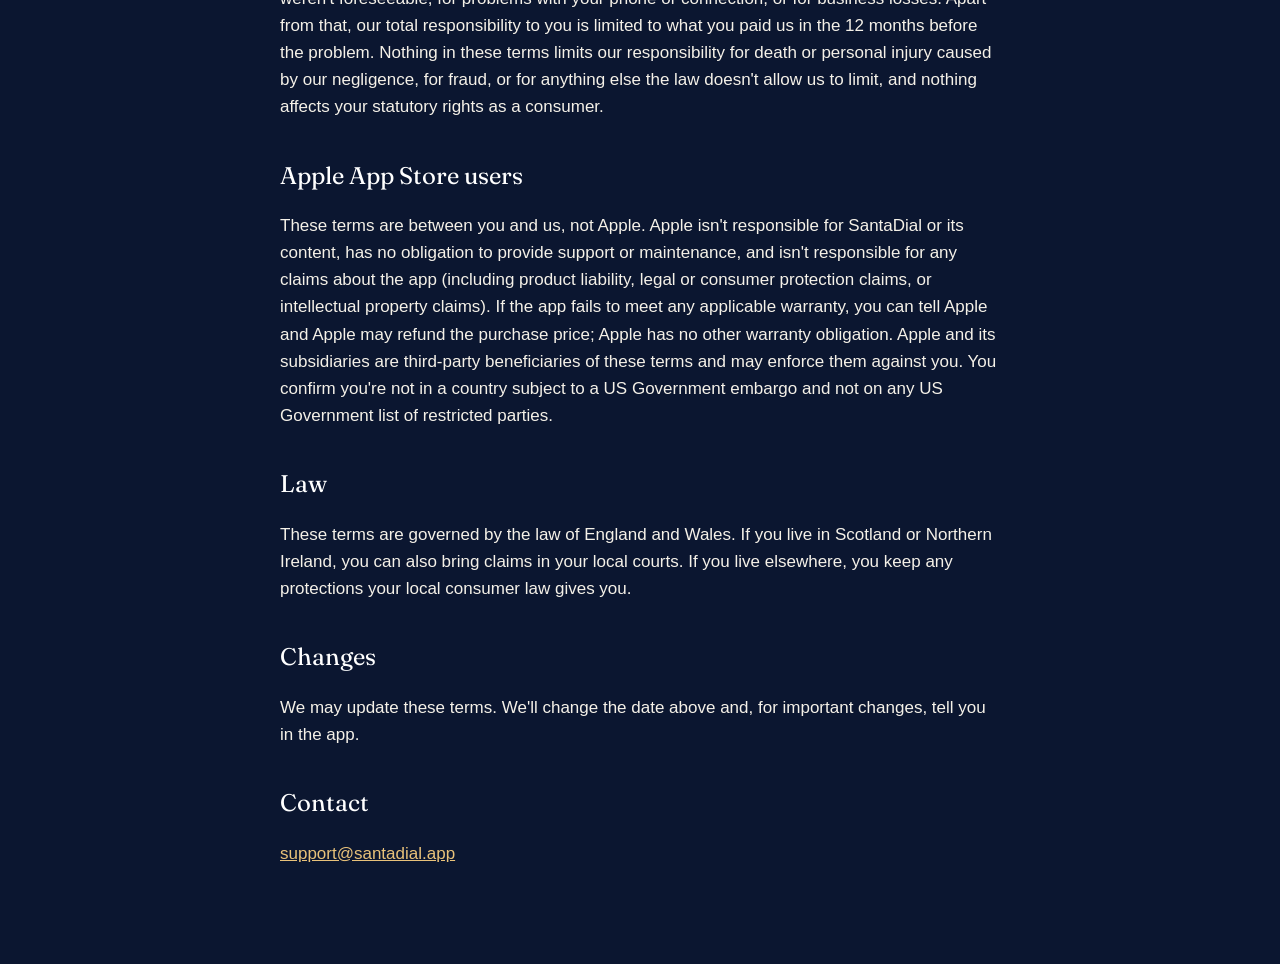
<file: terms/index.html>
<!doctype html><html lang="en-GB"><head><meta charset="utf-8"><meta name="viewport" content="width=device-width,initial-scale=1">
<title>SantaDial Terms of Use</title>
<meta name="description" content="The terms for using SantaDial, the app where a parent sets up a live voice call between their child and an AI Santa.">
<link href="https://fonts.googleapis.com/css2?family=Fraunces:opsz,wght@9..144,400&display=swap" rel="stylesheet">
<style>body{margin:0;background:#0B1630;color:#F5F1E8;font:17px/1.6 -apple-system,BlinkMacSystemFont,"Segoe UI",sans-serif}
main{max-width:720px;margin:0 auto;padding:48px 20px 80px}h1,h2{font-family:Fraunces,Georgia,serif;font-weight:400}
h1{font-size:40px;margin:0 0 8px}h2{font-size:24px;margin:36px 0 8px;color:#fff}a{color:#E9C27A}.eyebrow{letter-spacing:2px;font-size:12px;font-weight:600;color:#E9C27A}
li{margin:6px 0}</style><link rel="stylesheet" href="../scale.css">
</head><body><main>
<div class="eyebrow">SANTADIAL</div>
<h1>Terms of Use</h1>
<p>Last updated: 18 October 2026</p>
<p>These terms are a simple agreement between you and us for using the SantaDial app. They're written for parents, guardians and carers. Please read them with our <a href="../privacy/">Privacy Policy</a>, which explains how we look after your family's information.</p>

<h2>Who we are</h2>
<p>SantaDial is provided by Pete Evia-Rhodes ("we", "us"), United Kingdom. Contact: <a href="mailto:support@santadial.app">support@santadial.app</a>.</p>

<h2>What SantaDial is</h2>
<ul>
<li>SantaDial lets a parent, guardian or carer set up a live voice call between their child and Santa. It's mainly for children aged 2 to 12, and can also be set up by a carer or family member for an older person, for example someone with a learning disability. In these terms, &quot;child&quot; also means an older person set up this way.</li>
<li><strong>Santa is an AI voice, not a real person.</strong> His replies are generated by artificial intelligence (our voice partner is ElevenLabs). He uses the details you give him to make the call personal.</li>
<li>Santa stays in character for your child. You're told up front that he is AI so you can decide how to talk about it with your family.</li>
<li>AI can get things wrong. Santa may mishear, mix up details or say something unexpected. We use strict safety instructions and content filters, but we can't promise every reply will be perfect.</li>
</ul>

<h2>Who can use it</h2>
<ul>
<li>You must be 18 or over and the child's parent, guardian or carer (or have their permission) to set up SantaDial, give us a child's details and make purchases.</li>
<li>Children may talk to Santa only with a grown-up's permission. We recommend a grown-up is nearby during calls.</li>
<li>Settings, purchases and "Santa rings you" sit behind a grown-ups check. Please don't share the answer with children.</li>
</ul>

<h2>Calls</h2>
<ul>
<li>Each call lasts about 5 minutes. Santa starts saying goodbye shortly before the end, and always answers the last thing your child asks, so a call may run a little over 5 minutes. It never stops mid-sentence.</li>
<li>New families may get one free sample call, a short taste of the full call.</li>
<li>Calls are sold in packs through the App Store or Google Play. The price is shown before you buy. Calls you buy don't expire.</li>
<li>Calls are tied to the app on your phone because SantaDial has no sign-in. If you change phone or reinstall, email us and we'll do our best to restore any unused calls.</li>
<li>If a call drops because of a problem on our side, email us and we&#x27;ll add it back. We can&#x27;t always do this for calls lost to a weak connection.</li>
</ul>

<h2>"Santa rings you"</h2>
<ul>
<li>You can arrange for Santa to ring your own mobile at a time you choose. We send a text code to confirm the number is yours.</li>
<li>Only book calls to a number you own or are allowed to use. Don't use this feature to call anyone else.</li>
<li>Each booked call uses one call from your balance. If nobody answers, the call may still be used.</li>
<li>&quot;Santa rings you&quot; works with UK mobile numbers only (starting +44 7). Santa rings from a UK number. Your mobile network may charge for receiving calls, for example when you're abroad.</li>
</ul>

<h2>Payments and refunds</h2>
<ul>
<li>Payments are handled by Apple or Google under their terms. We never see your card details.</li>
<li>Refunds are requested through the store you bought from (Apple: reportaproblem.apple.com; Google Play: your order history). You can also email us and we'll help.</li>
<li>When you buy calls you ask us to supply them straight away. If you're a UK or EU consumer, this means you lose your 14-day right to cancel once you start using a call. Your legal rights if a call is faulty or not as described are not affected.</li>
</ul>

<h2>Fair use</h2>
<p>Please don't:</p>
<ul>
<li>try to make Santa say harmful, unkind or inappropriate things, or try to get around his safety instructions;</li>
<li>copy, resell or use SantaDial or Santa's voice for anything other than your family's personal use;</li>
<li>take apart, copy or interfere with the app or our systems;</li>
<li>enter another family's details or anyone's information you don't have the right to share.</li>
</ul>
<p>We may suspend access if these terms are broken.</p>

<h2>Recording and sharing</h2>
<p>We don't record calls. If you film your own child's reaction, that's your choice and your responsibility. Please don't publish other children without their parents' permission. Santa's voice, the SantaDial name, artwork and music belong to us or our licensors, so please don't use them commercially.</p>

<h2>If something goes wrong</h2>
<ul>
<li>If Santa says something that worries you, please email us straight away with the date and time of the call so we can look into it.</li>
<li>SantaDial is for fun and festive magic. It isn't a safeguarding, medical or advice service. If a child shares something worrying, Santa will respond kindly and encourage them to talk to a grown-up they trust, but we don't monitor calls, so please follow it up with them yourself.</li>
<li>We may change or pause features, or stop offering SantaDial. If we stop, we'll tell you in the app and refund unused paid calls where the law requires.</li>
</ul>

<h2>Our responsibility to you</h2>
<p>We provide SantaDial with reasonable care and skill. We're not responsible for losses that weren't foreseeable, for problems with your phone or connection, or for business losses. Apart from that, our total responsibility to you is limited to what you paid us in the 12 months before the problem. Nothing in these terms limits our responsibility for death or personal injury caused by our negligence, for fraud, or for anything else the law doesn't allow us to limit, and nothing affects your statutory rights as a consumer.</p>

<h2>Apple App Store users</h2>
<p>These terms are between you and us, not Apple. Apple isn't responsible for SantaDial or its content, has no obligation to provide support or maintenance, and isn't responsible for any claims about the app (including product liability, legal or consumer protection claims, or intellectual property claims). If the app fails to meet any applicable warranty, you can tell Apple and Apple may refund the purchase price; Apple has no other warranty obligation. Apple and its subsidiaries are third-party beneficiaries of these terms and may enforce them against you. You confirm you're not in a country subject to a US Government embargo and not on any US Government list of restricted parties.</p>

<h2>Law</h2>
<p>These terms are governed by the law of England and Wales. If you live in Scotland or Northern Ireland, you can also bring claims in your local courts. If you live elsewhere, you keep any protections your local consumer law gives you.</p>

<h2>Changes</h2>
<p>We may update these terms. We'll change the date above and, for important changes, tell you in the app.</p>

<h2>Contact</h2>
<p><a href="mailto:support@santadial.app">support@santadial.app</a></p>
</main></body></html>
</file>
<file: scale.css>
/* Big screens: scale the whole page up in steps so it fills the space instead of sitting small in the middle. */
:root{--z:1}
@media(min-width:1600px){:root{--z:1.2}}
@media(min-width:1900px){:root{--z:1.4}}
@media(min-width:2300px){:root{--z:1.7}}
@media(min-width:2800px){:root{--z:2}}
@media(min-width:3400px){:root{--z:2.4}}
@media(min-width:4200px){:root{--z:3}}
@media(min-width:1600px){body{zoom:var(--z)}}
</file>
